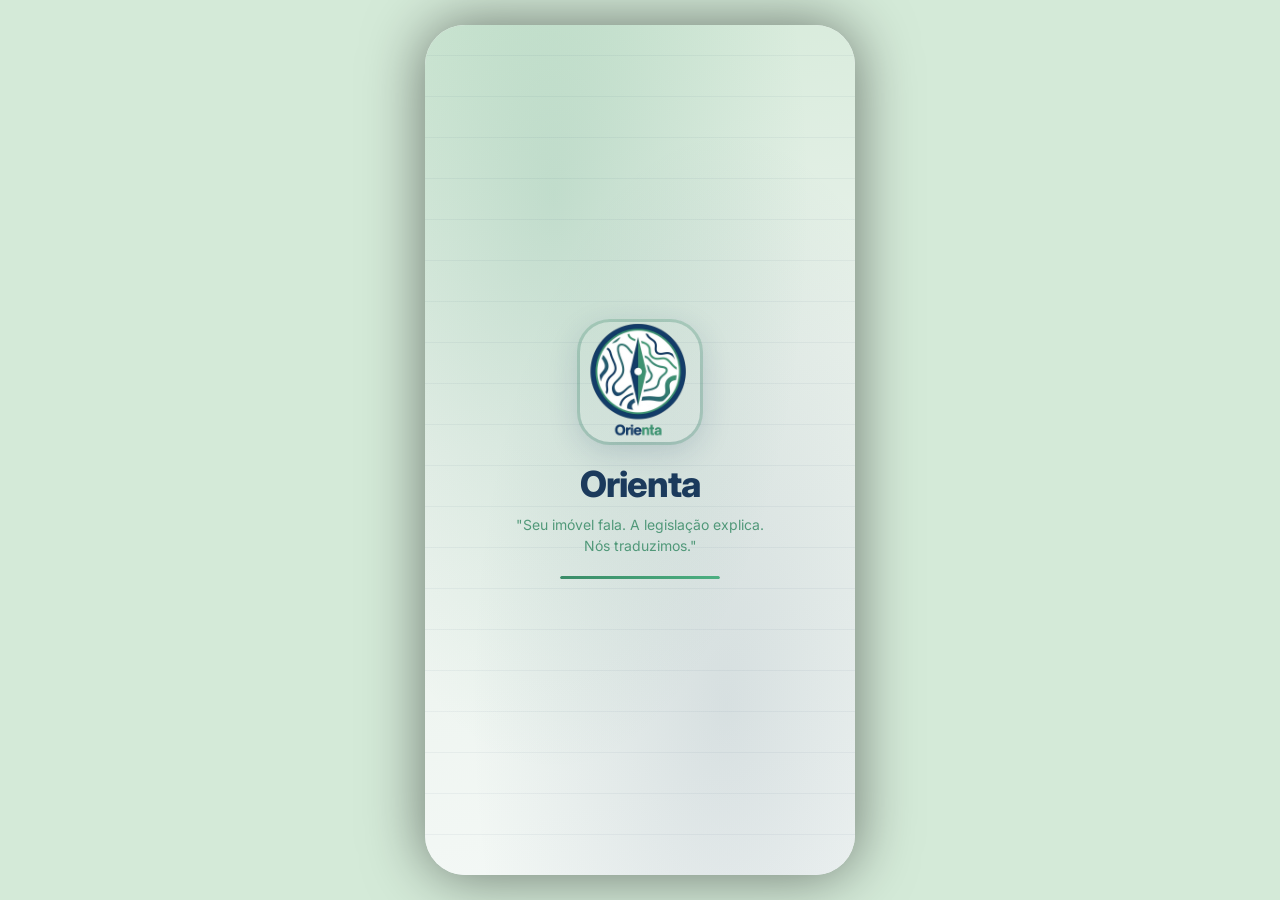
<file: index.html>
<!doctype html>
<html lang="pt-BR">
  <head>
    <meta charset="UTF-8" />
    <meta
      name="viewport"
      content="width=device-width, initial-scale=1.0, maximum-scale=1.0, user-scalable=no"
    />
    <title>Orienta — Sua rota para o sucesso</title>
    <link rel="stylesheet" href="style.css" />
    <link rel="preconnect" href="https://fonts.googleapis.com" />
    <link
      href="https://fonts.googleapis.com/css2?family=Inter:wght@300;400;500;600;700;800&display=swap"
      rel="stylesheet"
    />
  </head>
  <body>
    <!-- APP SHELL -->
    <div id="app">
      <!-- ===================== SPLASH SCREEN ===================== -->
      <div id="screen-splash" class="screen active">
        <div class="splash-bg"></div>
        <div class="splash-content">
          <div class="splash-logo-wrap">
            <img
              src="1edd1622-9dfc-42bb-8c48-7f87577ea4c3-Photoroom.png"
              alt="Orienta Logo"
              class="splash-logo"
            />
          </div>
          <div class="splash-text">
            <h1 class="splash-name">Orienta</h1>
            <p class="splash-tagline">
              "Seu imóvel fala. A legislação explica.<br />Nós traduzimos."
            </p>
          </div>
          <div class="splash-loader">
            <div class="loader-bar"><div class="loader-fill"></div></div>
          </div>
        </div>
      </div>

      <!-- SCREEN: LOGIN -->
      <div class="screen" id="screen-login">
        <div class="login-bg-pattern"></div>
        <div class="login-container">
          <div class="login-logo-wrap">
            <div class="logo-svg-wrap">
              <img
                src="1edd1622-9dfc-42bb-8c48-7f87577ea4c3-Photoroom.png"
                alt="Orienta Logo"
                class="login-logo"
              />
            </div>
            <h1 class="login-brand">Orienta</h1>
            <p class="login-tagline">Sua rota para o sucesso</p>
          </div>

          <div class="login-form">
            <div class="input-group">
              <span class="input-icon">
                <svg
                  width="18"
                  height="18"
                  viewBox="0 0 24 24"
                  fill="none"
                  stroke="currentColor"
                  stroke-width="1.8"
                >
                  <circle cx="12" cy="8" r="4" />
                  <path d="M4 20c0-4 3.6-7 8-7s8 3 8 7" />
                </svg>
              </span>
              <input
                type="text"
                placeholder="E-mail ou Nome de Usuário"
                class="input-field"
                id="login-user"
              />
            </div>
            <div class="input-group">
              <span class="input-icon">
                <svg
                  width="18"
                  height="18"
                  viewBox="0 0 24 24"
                  fill="none"
                  stroke="currentColor"
                  stroke-width="1.8"
                >
                  <rect x="3" y="11" width="18" height="11" rx="2" />
                  <path d="M7 11V7a5 5 0 0 1 10 0v4" />
                </svg>
              </span>
              <input
                type="password"
                placeholder="Senha"
                class="input-field"
                id="login-pass"
              />
              <span class="input-icon-right" id="toggle-pass">
                <svg
                  width="18"
                  height="18"
                  viewBox="0 0 24 24"
                  fill="none"
                  stroke="currentColor"
                  stroke-width="1.8"
                >
                  <path
                    d="M17.94 17.94A10.07 10.07 0 0 1 12 20c-7 0-11-8-11-8a18.45 18.45 0 0 1 5.06-5.94"
                  />
                  <path
                    d="M9.9 4.24A9.12 9.12 0 0 1 12 4c7 0 11 8 11 8a18.5 18.5 0 0 1-2.16 3.19"
                  />
                  <line x1="1" y1="1" x2="23" y2="23" />
                </svg>
              </span>
            </div>
            <div class="forgot-wrap">
              <a href="#" class="forgot-link">Esqueci a senha?</a>
            </div>
            <button class="btn-primary" onclick="doLogin()">ENTRAR</button>
            <div class="social-divider"><span>Ou entrar com:</span></div>
            <div class="social-btns">
              <button class="btn-social">
                <svg width="18" height="18" viewBox="0 0 24 24">
                  <path
                    d="M22.56 12.25c0-.78-.07-1.53-.2-2.25H12v4.26h5.92c-.26 1.37-1.04 2.53-2.21 3.31v2.77h3.57c2.08-1.92 3.28-4.74 3.28-8.09z"
                    fill="#4285F4"
                  />
                  <path
                    d="M12 23c2.97 0 5.46-.98 7.28-2.66l-3.57-2.77c-.98.66-2.23 1.06-3.71 1.06-2.86 0-5.29-1.93-6.16-4.53H2.18v2.84C3.99 20.53 7.7 23 12 23z"
                    fill="#34A853"
                  />
                  <path
                    d="M5.84 14.09c-.22-.66-.35-1.36-.35-2.09s.13-1.43.35-2.09V7.07H2.18C1.43 8.55 1 10.22 1 12s.43 3.45 1.18 4.93l2.85-2.22.81-.62z"
                    fill="#FBBC05"
                  />
                  <path
                    d="M12 5.38c1.62 0 3.06.56 4.21 1.64l3.15-3.15C17.45 2.09 14.97 1 12 1 7.7 1 3.99 3.47 2.18 7.07l3.66 2.84c.87-2.6 3.3-4.53 6.16-4.53z"
                    fill="#EA4335"
                  />
                </svg>
                Google
              </button>
              <button class="btn-social">
                <svg
                  width="18"
                  height="18"
                  viewBox="0 0 24 24"
                  fill="currentColor"
                >
                  <path
                    d="M18.71 19.5c-.83 1.24-1.71 2.45-3.05 2.47-1.34.03-1.77-.79-3.29-.79-1.53 0-2 .77-3.27.82-1.31.05-2.3-1.32-3.14-2.53C4.25 17 2.94 12.45 4.7 9.39c.87-1.52 2.43-2.48 4.12-2.51 1.28-.02 2.5.87 3.29.87.78 0 2.26-1.07 3.8-.91.65.03 2.47.26 3.64 1.98l-.09.06c-.22.15-2.19 1.28-2.17 3.83.03 3.02 2.65 4.03 2.68 4.04-.03.07-.42 1.44-1.38 2.85M13 3.5c.73-.83 1.94-1.46 2.94-1.5.13 1.17-.34 2.35-1.04 3.19-.69.85-1.83 1.51-2.95 1.42-.15-1.15.41-2.35 1.05-3.11z"
                  />
                </svg>
                Apple
              </button>
            </div>
            <p class="register-link">
              Ainda não tem conta?
              <a href="#" onclick="showScreen('screen-register')"
                >Cadastre-se agora!</a
              >
            </p>
          </div>
          <p class="login-footer">Orienta © 2024</p>
        </div>
      </div>

      <!-- SCREEN: REGISTER -->
      <div class="screen" id="screen-register">
        <div class="topbar topbar-simple">
          <button class="btn-back" onclick="showScreen('screen-login')">
            <svg
              width="22"
              height="22"
              viewBox="0 0 24 24"
              fill="none"
              stroke="currentColor"
              stroke-width="2.2"
            >
              <path d="M19 12H5M12 5l-7 7 7 7" />
            </svg>
          </button>
          <span>Criar conta</span>
        </div>
        <div class="content-scroll pad-top-topbar">
          <div class="register-logo-sm">
            <img
              src="1edd1622-9dfc-42bb-8c48-7f87577ea4c3-Photoroom.png"
              alt="Orienta Logo"
              class="register-logo"
            />
          </div>
          <h2 class="section-title-lg">Bem-vindo ao Orienta</h2>
          <p class="section-subtitle">Preencha seus dados para começar</p>
          <div class="form-stack">
            <div class="input-group">
              <input
                type="text"
                placeholder="Nome completo"
                class="input-field"
              />
            </div>
            <div class="input-group">
              <input type="text" placeholder="CPF" class="input-field" />
            </div>
            <div class="input-group">
              <input
                type="text"
                placeholder="Número do CAR (opcional)"
                class="input-field"
              />
            </div>
            <div class="input-group">
              <input type="email" placeholder="E-mail" class="input-field" />
            </div>
            <div class="input-group">
              <input type="password" placeholder="Senha" class="input-field" />
            </div>
            <div class="input-group">
              <input
                type="password"
                placeholder="Confirmar senha"
                class="input-field"
              />
            </div>
            <button class="btn-primary" onclick="doLogin()">
              CRIAR MINHA CONTA
            </button>
            <button class="btn-social-alt" onclick="showScreen('screen-login')">
              Já tenho uma conta
            </button>
          </div>
        </div>
      </div>

      <!-- SCREEN: HOME -->
      <div class="screen" id="screen-home">
        <div class="topbar">
          <div class="topbar-left">
            <img
              src="1edd1622-9dfc-42bb-8c48-7f87577ea4c3-Photoroom.png"
              alt="Orienta Logo"
              class="topbar-logo"
            />
          </div>
          <div class="topbar-right">
            <button
              id="btn-contrast"
              class="btn-icon btn-contrast-icon"
              type="button"
              onclick="toggleContrastFromHeader()"
              aria-label="Ativar ou desativar alto contraste"
              aria-pressed="false"
              title="Alto contraste"
            >
              <svg
                width="22"
                height="22"
                viewBox="0 0 24 24"
                fill="none"
                stroke="currentColor"
                stroke-width="2"
                stroke-linecap="round"
                stroke-linejoin="round"
                aria-hidden="true"
              >
                <circle cx="12" cy="12" r="9" />
                <path d="M12 3v18" />
                <path d="M12 3a9 9 0 0 0 0 18z" fill="currentColor" />
              </svg>
            </button>
            <button
              id="btn-accessibility"
              class="btn-icon"
              onclick="showScreen('screen-accessibility')"
              title="Acessibilidade"
            >
              <svg
                width="22"
                height="22"
                viewBox="0 0 24 24"
                fill="none"
                stroke="currentColor"
                stroke-width="2"
              >
                <circle cx="12" cy="5" r="2" />
                <path d="M12 22V10M8 8l-3 4h14l-3-4M9 22l1-6M15 22l-1-6" />
              </svg>
              <span class="btn-accessibility-dot" aria-hidden="true"></span>
            </button>
            <button
              class="btn-icon"
              onclick="showScreen('screen-notifications')"
            >
              <svg
                width="22"
                height="22"
                viewBox="0 0 24 24"
                fill="none"
                stroke="currentColor"
                stroke-width="2"
              >
                <path d="M18 8A6 6 0 0 0 6 8c0 7-3 9-3 9h18s-3-2-3-9" />
                <path d="M13.73 21a2 2 0 0 1-3.46 0" />
              </svg>
              <span class="notif-dot"></span>
            </button>
            <button
              onclick="showScreen('screen-profile')"
              style="
                background: none;
                border: none;
                cursor: pointer;
                padding: 0;
              "
              title="Acessar perfil"
            >
              <div class="avatar-sm">SR</div>
            </button>
          </div>
        </div>

        <div class="content-scroll pad-top-topbar">
          <!-- Hero acolhedor com data + saudação + ícone da propriedade -->
          <div class="home-hero">
            <div class="home-hero-top">
              <div>
                <p class="home-hero-date" id="home-hero-date">
                  Sábado, 27 de junho
                </p>
                <p class="greeting-time" id="greeting-text">Bom dia,</p>
                <h2 class="greeting-name">Seu Raimundo 👋</h2>
              </div>
              <div class="home-hero-avatar" aria-hidden="true">🌿</div>
            </div>
            <div class="orie-welcome">
              <div class="orie-bubble" role="note">
                <p>Oi Seu Raimundo! Sou o <strong>Orie</strong> 🌱</p>
                <p>Tô aqui pra te ajudar a entender tudo da sua terra. Bora?</p>
                <div class="orie-bubble-tail" aria-hidden="true">
                  <svg viewBox="0 0 22 16" xmlns="http://www.w3.org/2000/svg">
                    <path d="M0 0 L22 0 L10 16 Z" fill="currentColor" />
                  </svg>
                </div>
              </div>
              <div class="orie-svg-wrap" aria-hidden="true">
                <div class="orie-svg"></div>
              </div>
            </div>
            <p class="greeting-sub">
              Vamos conferir como está sua propriedade hoje?
            </p>
          </div>

          <!-- Property Card (com atalho para o resumo dentro) -->
          <h3 class="section-label">Minha propriedade</h3>
          <div class="property-card">
            <div class="prop-card-header" onclick="showScreen('screen-imovel')" role="button" tabindex="0" aria-label="Ver detalhes da propriedade">
              <div class="prop-card-icon" aria-hidden="true">🏡</div>
              <div class="prop-card-info">
                <p class="prop-label">Fazenda São João</p>
                <p class="prop-location">📍 Sertão do Pajeú, PE</p>
              </div>
              <div class="prop-status-badge ok">✓ Regular</div>
            </div>
            <div class="prop-card-stats" onclick="showScreen('screen-imovel')" role="button" tabindex="0" aria-label="Ver detalhes da propriedade">
              <div class="prop-stat">
                <span class="prop-stat-val">245</span>
                <span class="prop-stat-lbl">ha total</span>
              </div>
              <span class="prop-stat-div" aria-hidden="true"></span>
              <div class="prop-stat">
                <span class="prop-stat-val">48</span>
                <span class="prop-stat-lbl">ha Reserva</span>
              </div>
              <span class="prop-stat-div" aria-hidden="true"></span>
              <div class="prop-stat">
                <span class="prop-stat-val">4</span>
                <span class="prop-stat-lbl">áreas</span>
              </div>
            </div>
            <button
              class="prop-card-summary-btn"
              onclick="showScreen('screen-diagnostico')"
              aria-label="Ver resumo rápido da propriedade no diagnóstico"
            >
              <span class="prop-card-summary-icon" aria-hidden="true">📊</span>
              <span class="prop-card-summary-text">
                <span class="prop-card-summary-title">
                  Deseja ver um resumo rápido da sua propriedade?
                </span>
                <span class="prop-card-summary-sub">Toque para abrir o diagnóstico</span>
              </span>
              <span class="prop-card-summary-arrow" aria-hidden="true">→</span>
            </button>
          </div>

          <!-- Dica do dia -->
          <div
            class="dica-dia"
            id="dica-dia"
            role="region"
            aria-label="Dica do dia"
          >
            <div class="dica-dia-head">
              <span class="dica-dia-title">💡 Dica do dia</span>
              <button
                class="dica-dia-next"
                onclick="nextDica()"
                aria-label="Próxima dica"
              >
                Próxima →
              </button>
            </div>
            <div class="dica-dia-body">
              <div class="dica-dia-icon" id="dica-icon" aria-hidden="true">💡</div>
              <p class="dica-dia-text" id="dica-text">
                Você sabia? Recuperar a APP do Córrego São João pode render
                crédito rural pra você.
              </p>
            </div>
            <button
              class="dica-dia-listen"
              onclick="listenDica()"
              aria-label="Ouvir dica do dia"
            >
              <span aria-hidden="true">🔊</span> Ouvir dica
            </button>
          </div>

          <!-- Quick Actions -->
          <h3 class="section-label">O que você quer fazer?</h3>
          <div class="quick-actions">
            <button class="qa-btn" onclick="showScreen('screen-ia')">
              <div
                class="qa-icon"
                style="background: linear-gradient(135deg, #1b3a5c, #3a8c68)"
              >
                <svg
                  width="26"
                  height="26"
                  viewBox="0 0 24 24"
                  fill="none"
                  stroke="white"
                  stroke-width="1.8"
                >
                  <circle cx="12" cy="12" r="10" />
                  <path d="M12 8v4M12 16h.01" />
                </svg>
              </div>
              <span>Conversar com IA</span>
            </button>
            <button class="qa-btn" onclick="showScreen('screen-imovel')">
              <div
                class="qa-icon"
                style="background: linear-gradient(135deg, #2e7d32, #66bb6a)"
              >
                <svg
                  width="26"
                  height="26"
                  viewBox="0 0 24 24"
                  fill="none"
                  stroke="white"
                  stroke-width="1.8"
                >
                  <path d="M3 9l9-7 9 7v11a2 2 0 0 1-2 2H5a2 2 0 0 1-2-2z" />
                  <polyline points="9 22 9 12 15 12 15 22" />
                </svg>
              </div>
              <span>Meu Imóvel</span>
            </button>
            <button class="qa-btn" onclick="showScreen('screen-diagnostico')">
              <div
                class="qa-icon"
                style="background: linear-gradient(135deg, #e65100, #ff8f00)"
              >
                <svg
                  width="26"
                  height="26"
                  viewBox="0 0 24 24"
                  fill="none"
                  stroke="white"
                  stroke-width="1.8"
                >
                  <polyline points="22 12 18 12 15 21 9 3 6 12 2 12" />
                </svg>
              </div>
              <span>Diagnóstico</span>
            </button>
            <button class="qa-btn" onclick="showScreen('screen-comunidade')">
              <div
                class="qa-icon"
                style="background: linear-gradient(135deg, #6a1b9a, #ab47bc)"
              >
                <svg
                  width="26"
                  height="26"
                  viewBox="0 0 24 24"
                  fill="none"
                  stroke="white"
                  stroke-width="1.8"
                >
                  <path d="M17 21v-2a4 4 0 0 0-4-4H5a4 4 0 0 0-4 4v2" />
                  <circle cx="9" cy="7" r="4" />
                  <path d="M23 21v-2a4 4 0 0 0-3-3.87" />
                  <path d="M16 3.13a4 4 0 0 1 0 7.75" />
                </svg>
              </div>
              <span>Comunidade</span>
            </button>
          </div>

          <div style="height: 100px"></div>
        </div>

        <nav class="bottom-nav">
          <button
            class="nav-item active"
            onclick="switchTab(this, 'screen-home')"
          >
            <svg
              width="22"
              height="22"
              viewBox="0 0 24 24"
              fill="none"
              stroke="currentColor"
              stroke-width="2"
            >
              <path d="M3 9l9-7 9 7v11a2 2 0 0 1-2 2H5a2 2 0 0 1-2-2z" />
            </svg>
            <span>Início</span>
          </button>
          <button class="nav-item" onclick="switchTab(this, 'screen-ia')">
            <svg
              width="22"
              height="22"
              viewBox="0 0 24 24"
              fill="none"
              stroke="currentColor"
              stroke-width="2"
            >
              <circle cx="12" cy="12" r="10" />
              <path d="M12 8v4M12 16h.01" />
            </svg>
            <span>IA</span>
          </button>
          <button class="nav-item" onclick="switchTab(this, 'screen-mapa')">
            <svg
              width="22"
              height="22"
              viewBox="0 0 24 24"
              fill="none"
              stroke="currentColor"
              stroke-width="2"
            >
              <polygon points="1 6 1 22 8 18 16 22 23 18 23 2 16 6 8 2 1 6" />
              <line x1="8" y1="2" x2="8" y2="18" />
              <line x1="16" y1="6" x2="16" y2="22" />
            </svg>
            <span>Mapa</span>
          </button>
          <button
            class="nav-item"
            onclick="switchTab(this, 'screen-comunidade')"
          >
            <svg
              width="22"
              height="22"
              viewBox="0 0 24 24"
              fill="none"
              stroke="currentColor"
              stroke-width="2"
            >
              <path d="M17 21v-2a4 4 0 0 0-4-4H5a4 4 0 0 0-4 4v2" />
              <circle cx="9" cy="7" r="4" />
              <path d="M23 21v-2a4 4 0 0 0-3-3.87" />
              <path d="M16 3.13a4 4 0 0 1 0 7.75" />
            </svg>
            <span>Comunidade</span>
          </button>
          <button class="nav-item" onclick="switchTab(this, 'screen-suporte')">
            <svg
              width="22"
              height="22"
              viewBox="0 0 24 24"
              fill="none"
              stroke="currentColor"
              stroke-width="2"
            >
              <path
                d="M21 15a2 2 0 0 1-2 2H7l-4 4V5a2 2 0 0 1 2-2h14a2 2 0 0 1 2 2z"
              />
            </svg>
            <span>Suporte</span>
          </button>
        </nav>

        <!-- WhatsApp Button -->
        <a
          href="https://wa.me/"
          target="_blank"
          class="whatsapp-fab"
          title="WhatsApp"
        >
          <svg width="24" height="24" viewBox="0 0 24 24" fill="white">
            <path
              d="M17.472 14.382c-.297-.149-1.758-.867-2.03-.967-.273-.099-.471-.148-.67.15-.197.297-.767.966-.94 1.164-.173.199-.347.223-.644.075-.297-.15-1.255-.463-2.39-1.475-.883-.788-1.48-1.761-1.653-2.059-.173-.297-.018-.458.13-.606.134-.133.298-.347.446-.52.149-.174.198-.298.298-.497.099-.198.05-.371-.025-.52-.075-.149-.669-1.612-.916-2.207-.242-.579-.487-.5-.669-.51-.173-.008-.371-.01-.57-.01-.198 0-.52.074-.792.372-.272.297-1.04 1.016-1.04 2.479 0 1.462 1.065 2.875 1.213 3.074.149.198 2.096 3.2 5.077 4.487.709.306 1.262.489 1.694.625.712.227 1.36.195 1.871.118.571-.085 1.758-.719 2.006-1.413.248-.694.248-1.289.173-1.413-.074-.124-.272-.198-.57-.347m-5.421 7.403h-.004a9.87 9.87 0 0 1-5.031-1.378l-.361-.214-3.741.982.998-3.648-.235-.374a9.86 9.86 0 0 1-1.51-5.26c.001-5.45 4.436-9.884 9.888-9.884 2.64 0 5.122 1.03 6.988 2.898a9.825 9.825 0 0 1 2.893 6.994c-.003 5.45-4.437 9.884-9.885 9.884m8.413-18.297A11.815 11.815 0 0 0 12.05 0C5.495 0 .16 5.335.157 11.892c0 2.096.547 4.142 1.588 5.945L.057 24l6.305-1.654a11.882 11.882 0 0 0 5.683 1.448h.005c6.554 0 11.89-5.335 11.893-11.893a11.821 11.821 0 0 0-3.48-8.413z"
            />
          </svg>
        </a>
      </div>

      <!-- SCREEN: IA CHAT -->
      <div class="screen" id="screen-ia">
        <div class="topbar">
          <button class="btn-back" onclick="goBack()">
            <svg
              width="22"
              height="22"
              viewBox="0 0 24 24"
              fill="none"
              stroke="currentColor"
              stroke-width="2.2"
            >
              <path d="M19 12H5M12 5l-7 7 7 7" />
            </svg>
          </button>
          <div class="topbar-center">
            <div class="orie-avatar-top" aria-hidden="true">
              <div class="orie-svg orie-svg--sm"></div>
            </div>
            <div>
              <p class="ia-name-top">Orie</p>
              <p class="ia-status-top">Assistente da Orienta · Online</p>
            </div>
          </div>
        </div>

        <div class="chat-area" id="chat-area">
          <!-- Suggested questions -->
          <div class="chat-suggestions" id="chat-suggestions">
            <p class="suggestions-label">Perguntas frequentes</p>
            <div class="suggestion-chips">
              <button
                class="chip"
                onclick="sendSuggestion(this, 'Posso plantar nesta área?')"
              >
                Posso plantar nesta área?
              </button>
              <button
                class="chip"
                onclick="
                  sendSuggestion(this, 'Minha reserva legal está correta?')
                "
              >
                Minha reserva legal está correta?
              </button>
              <button
                class="chip"
                onclick="
                  sendSuggestion(this, 'Existe alguma pendência ambiental?')
                "
              >
                Existe alguma pendência?
              </button>
              <button
                class="chip"
                onclick="
                  sendSuggestion(this, 'E se eu ampliar a área de cultivo?')
                "
              >
                E se eu ampliar o cultivo?
              </button>
              <button
                class="chip"
                onclick="
                  sendSuggestion(
                    this,
                    'O que preciso fazer para regularizar minha situação?',
                  )
                "
              >
                Como regularizar minha situação?
              </button>
            </div>
          </div>

          <!-- Initial AI message -->
          <div class="chat-msg ai" id="initial-msg">
            <div class="msg-avatar">🌿</div>
            <div class="msg-bubble">
              <p>Olá, Seu Raimundo! Bom dia! 👋</p>
              <p>
                Sou o seu assistente do Orienta. Já analisei as informações da
                sua propriedade, a Fazenda São João, e estou aqui pra te ajudar
                a entender tudo de forma simples.
              </p>
              <p>
                Pode me perguntar o que quiser — sem termos difíceis, sem
                juridiquês. Bora conferir sua situação juntos?
              </p>
              <div class="msg-actions">
                <button
                  class="btn-listen"
                  onclick="
                    speakText(
                      this,
                      'Olá, Seu Raimundo! Bom dia! Sou o seu assistente do Orienta. Já analisei as informações da sua propriedade e estou aqui pra te ajudar. Pode me perguntar o que quiser.',
                    )
                  "
                >
                  <svg
                    width="14"
                    height="14"
                    viewBox="0 0 24 24"
                    fill="none"
                    stroke="currentColor"
                    stroke-width="2"
                  >
                    <polygon points="11 5 6 9 2 9 2 15 6 15 11 19 11 5" />
                    <path d="M19.07 4.93a10 10 0 0 1 0 14.14" />
                    <path d="M15.54 8.46a5 5 0 0 1 0 7.07" />
                  </svg>
                  Ouvir resposta
                </button>
              </div>
            </div>
          </div>
        </div>

        <div class="chat-input-area">
          <button
            class="btn-attach"
            onclick="simulateImageUpload()"
            title="Enviar foto"
          >
            <svg
              width="20"
              height="20"
              viewBox="0 0 24 24"
              fill="none"
              stroke="currentColor"
              stroke-width="2"
            >
              <rect x="3" y="3" width="18" height="18" rx="2" />
              <circle cx="8.5" cy="8.5" r="1.5" />
              <polyline points="21 15 16 10 5 21" />
            </svg>
          </button>
          <button
            class="btn-attach"
            id="btn-voice"
            onclick="startVoiceInput()"
            title="Falar no chat"
            style="color: #3a8c68"
          >
            <svg
              width="20"
              height="20"
              viewBox="0 0 24 24"
              fill="none"
              stroke="currentColor"
              stroke-width="2"
            >
              <path d="M12 1a3 3 0 0 0-3 3v8a3 3 0 0 0 6 0V4a3 3 0 0 0-3-3z" />
              <path d="M19 10v2a7 7 0 0 1-14 0v-2" />
              <line x1="12" y1="19" x2="12" y2="23" />
              <line x1="8" y1="23" x2="16" y2="23" />
            </svg>
          </button>
          <input
            type="text"
            class="chat-input"
            id="chat-input"
            placeholder="Pergunte alguma coisa..."
            onkeydown="if (event.key === 'Enter') sendMessage();"
          />
          <button class="btn-send" onclick="sendMessage()">
            <svg
              width="18"
              height="18"
              viewBox="0 0 24 24"
              fill="none"
              stroke="white"
              stroke-width="2.5"
            >
              <line x1="22" y1="2" x2="11" y2="13" />
              <polygon points="22 2 15 22 11 13 2 9 22 2" />
            </svg>
          </button>
        </div>
      </div>

      <!-- SCREEN: MEU IMÓVEL -->
      <div class="screen" id="screen-imovel">
        <div class="topbar">
          <button class="btn-back" onclick="goBack()">
            <svg
              width="22"
              height="22"
              viewBox="0 0 24 24"
              fill="none"
              stroke="currentColor"
              stroke-width="2.2"
            >
              <path d="M19 12H5M12 5l-7 7 7 7" />
            </svg>
          </button>
          <span>Meu Imóvel</span>
          <button class="btn-icon" onclick="showScreen('screen-mapa')">
            <svg
              width="20"
              height="20"
              viewBox="0 0 24 24"
              fill="none"
              stroke="currentColor"
              stroke-width="2"
            >
              <polygon points="1 6 1 22 8 18 16 22 23 18 23 2 16 6 8 2 1 6" />
            </svg>
          </button>
        </div>
        <div class="content-scroll pad-top-topbar">
          <div class="imovel-hero">
            <div class="imovel-map-preview" onclick="showScreen('screen-mapa')">
              <div class="map-svg-container">
                <!-- Improved property map SVG with better colors -->
                <svg
                  viewBox="0 0 300 200"
                  xmlns="http://www.w3.org/2000/svg"
                  style="width: 100%; height: 100%"
                >
                  <defs>
                    <linearGradient
                      id="terrainSmall"
                      x1="0%"
                      y1="0%"
                      x2="100%"
                      y2="100%"
                    >
                      <stop
                        offset="0%"
                        style="stop-color: #9dc06a; stop-opacity: 1"
                      />
                      <stop
                        offset="100%"
                        style="stop-color: #7aad5a; stop-opacity: 1"
                      />
                    </linearGradient>
                    <linearGradient
                      id="cultSmall"
                      x1="0%"
                      y1="0%"
                      x2="100%"
                      y2="100%"
                    >
                      <stop
                        offset="0%"
                        style="stop-color: #e8f5c0; stop-opacity: 1"
                      />
                      <stop
                        offset="100%"
                        style="stop-color: #d4eda0; stop-opacity: 1"
                      />
                    </linearGradient>
                    <linearGradient
                      id="reserveSmall"
                      x1="0%"
                      y1="0%"
                      x2="100%"
                      y2="100%"
                    >
                      <stop
                        offset="0%"
                        style="stop-color: #4caf50; stop-opacity: 1"
                      />
                      <stop
                        offset="100%"
                        style="stop-color: #2e7d32; stop-opacity: 1"
                      />
                    </linearGradient>
                  </defs>
                  <rect width="300" height="200" fill="url(#terrainSmall)" />
                  <polygon
                    points="40,30 260,25 270,170 30,175"
                    fill="none"
                    stroke="#1B5E20"
                    stroke-width="2.5"
                    stroke-dasharray="8,4"
                  />
                  <polygon
                    points="42,32 258,27 265,165 32,170"
                    fill="url(#cultSmall)"
                    stroke="#8BC34A"
                    stroke-width="1"
                  />
                  <path
                    d="M0,140 Q40,130 80,145 Q120,158 160,148 Q200,138 240,150 Q270,158 300,145"
                    stroke="#1565C0"
                    stroke-width="4"
                    fill="none"
                    opacity="0.9"
                  />
                  <path
                    d="M0,115 Q40,105 80,120 Q120,133 160,123 Q200,113 240,125 Q270,133 300,120 L300,145 Q270,158 240,150 Q200,138 160,148 Q120,158 80,145 Q40,130 0,140Z"
                    fill="#42A5F5"
                    opacity="0.35"
                    stroke="#1565C0"
                    stroke-width="1"
                  />
                  <ellipse
                    cx="200"
                    cy="80"
                    rx="55"
                    ry="45"
                    fill="url(#reserveSmall)"
                    stroke="#1B5E20"
                    stroke-width="2"
                    stroke-dasharray="6,3"
                  />
                  <circle cx="180" cy="70" r="4" fill="#1B5E20" opacity="0.4" />
                  <circle
                    cx="210"
                    cy="85"
                    r="3"
                    fill="#1B5E20"
                    opacity="0.35"
                  />
                  <circle
                    cx="220"
                    cy="75"
                    r="3.5"
                    fill="#1B5E20"
                    opacity="0.4"
                  />
                  <rect
                    x="175"
                    y="70"
                    width="50"
                    height="20"
                    rx="3"
                    fill="rgba(255,255,255,0.85)"
                  />
                  <text
                    x="200"
                    y="82"
                    font-size="9"
                    fill="#1B5E20"
                    font-family="Inter,sans-serif"
                    text-anchor="middle"
                    font-weight="600"
                  >
                    Reserva
                  </text>
                  <text
                    x="200"
                    y="92"
                    font-size="8"
                    fill="#2E7D32"
                    font-family="Inter,sans-serif"
                    text-anchor="middle"
                  >
                    Legal
                  </text>
                  <rect
                    x="55"
                    y="148"
                    width="50"
                    height="16"
                    rx="2"
                    fill="rgba(21,101,192,0.15)"
                  />
                  <text
                    x="80"
                    y="158"
                    font-size="7"
                    fill="#0D47A1"
                    font-family="Inter,sans-serif"
                    text-anchor="middle"
                    font-weight="600"
                  >
                    APP
                  </text>
                  <rect
                    x="80"
                    y="45"
                    width="60"
                    height="18"
                    rx="2"
                    fill="rgba(255,255,255,0.8)"
                  />
                  <text
                    x="110"
                    y="56"
                    font-size="9"
                    fill="#558B2F"
                    font-family="Inter,sans-serif"
                    text-anchor="middle"
                    font-weight="600"
                  >
                    Cultivo
                  </text>
                  <circle
                    cx="268"
                    cy="32"
                    r="14"
                    fill="white"
                    opacity="0.9"
                    stroke="#BDBDBD"
                    stroke-width="1"
                  />
                  <polygon
                    points="268,20 266,28 268,25 270,28"
                    fill="#C62828"
                  />
                  <text
                    x="268"
                    y="29"
                    font-size="9"
                    fill="#C62828"
                    text-anchor="middle"
                    font-family="Inter,sans-serif"
                    font-weight="700"
                  >
                    N
                  </text>
                </svg>
              </div>
              <div class="map-tap-hint">Toque para ver o mapa completo →</div>
            </div>
          </div>

          <div class="imovel-info-card">
            <h3 class="imovel-nome">Fazenda São João</h3>
            <p class="imovel-car">CAR: BA-2910800-3B5A2C1D</p>
            <div class="imovel-stats">
              <div class="imovel-stat">
                <span class="istat-val">245 ha</span
                ><span class="istat-lbl">Área total</span>
              </div>
              <div class="istat-div"></div>
              <div class="imovel-stat">
                <span class="istat-val">48 ha</span
                ><span class="istat-lbl">Reserva Legal</span>
              </div>
              <div class="istat-div"></div>
              <div class="imovel-stat">
                <span class="istat-val">12 ha</span
                ><span class="istat-lbl">APP</span>
              </div>
            </div>
          </div>

          <h3
            class="section-label"
            style="color: var(--text); font-weight: 700"
          >
            Situação das áreas
          </h3>
          <div class="area-items">
            <div
              class="area-item"
              onclick="showAreaDetail('app')"
              style="border-left: 4px solid #ef4444; background: #2b0b0b"
            >
              <div class="area-item-icon" style="background: #e3f2fd">💧</div>
              <div class="area-item-body">
                <p class="area-item-title">
                  Área de Preservação Permanente (APP)
                </p>
                <p class="area-item-sub warn-text">
                  ⚠ Requer atenção — próxima ao córrego
                </p>
                <span class="risk-badge high">🔴 Alto risco</span>
              </div>
              <svg
                width="16"
                height="16"
                viewBox="0 0 24 24"
                fill="none"
                stroke="#999"
                stroke-width="2"
              >
                <path d="M9 18l6-6-6-6" />
              </svg>
            </div>
            <div
              class="area-item"
              onclick="showAreaDetail('rl')"
              style="border-left: 4px solid #3fb950; background: #0d2119"
            >
              <div class="area-item-icon" style="background: #e8f5e9">🌿</div>
              <div class="area-item-body">
                <p class="area-item-title">Reserva Legal</p>
                <p class="area-item-sub ok-text">✓ Compatível com legislação</p>
                <span class="risk-badge low">🟢 Baixo risco</span>
              </div>
              <svg
                width="16"
                height="16"
                viewBox="0 0 24 24"
                fill="none"
                stroke="#999"
                stroke-width="2"
              >
                <path d="M9 18l6-6-6-6" />
              </svg>
            </div>
            <div
              class="area-item"
              onclick="showAreaDetail('veg')"
              style="border-left: 4px solid #3fb950; background: #0d2119"
            >
              <div class="area-item-icon" style="background: #f1f8e9">🌲</div>
              <div class="area-item-body">
                <p class="area-item-title">Vegetação Nativa</p>
                <p class="area-item-sub ok-text">✓ 62 ha identificados</p>
                <span class="risk-badge low">🟢 Baixo risco</span>
              </div>
              <svg
                width="16"
                height="16"
                viewBox="0 0 24 24"
                fill="none"
                stroke="#999"
                stroke-width="2"
              >
                <path d="M9 18l6-6-6-6" />
              </svg>
            </div>
            <div
              class="area-item"
              onclick="showAreaDetail('cad')"
              style="border-left: 4px solid #3fb950; background: #0d2119"
            >
              <div class="area-item-icon" style="background: #fff8e1">📋</div>
              <div class="area-item-body">
                <p class="area-item-title">Situação Cadastral</p>
                <p class="area-item-sub ok-text">✓ CAR identificado e ativo</p>
                <span class="risk-badge low">🟢 Baixo risco</span>
              </div>
              <svg
                width="16"
                height="16"
                viewBox="0 0 24 24"
                fill="none"
                stroke="#999"
                stroke-width="2"
              >
                <path d="M9 18l6-6-6-6" />
              </svg>
            </div>
          </div>
          <button class="btn-outline-full" onclick="showScreen('screen-ia')">
            💬 Perguntar para a IA sobre meu imóvel
          </button>
          <div style="height: 30px"></div>
        </div>
      </div>

      <!-- SCREEN: MAPA -->
      <div class="screen" id="screen-mapa">
        <div class="topbar">
          <button class="btn-back" onclick="goBack()" aria-label="Voltar">
            <svg
              width="22"
              height="22"
              viewBox="0 0 24 24"
              fill="none"
              stroke="currentColor"
              stroke-width="2.2"
            >
              <path d="M19 12H5M12 5l-7 7 7 7" />
            </svg>
          </button>
          <span>Mapa da Propriedade</span>
          <button
            class="btn-icon"
            onclick="openMapHelp()"
            aria-label="Ajuda do mapa"
            title="Ajuda"
          >
            <svg
              width="20"
              height="20"
              viewBox="0 0 24 24"
              fill="none"
              stroke="currentColor"
              stroke-width="2"
            >
              <circle cx="12" cy="12" r="10" />
              <path d="M9.09 9a3 3 0 0 1 5.83 1c0 2-3 3-3 3" />
              <line x1="12" y1="17" x2="12.01" y2="17" />
            </svg>
          </button>
        </div>
        <div class="mapa-full" id="mapa-full" style="background: #8fbc6a">
          <svg
            viewBox="0 0 360 520"
            xmlns="http://www.w3.org/2000/svg"
            style="width: 100%; height: 100%"
            id="property-map"
          >
            <defs>
              <!-- Terrain texture gradient -->
              <linearGradient
                id="terrainGrad"
                x1="0%"
                y1="0%"
                x2="100%"
                y2="100%"
              >
                <stop
                  offset="0%"
                  style="stop-color: #9dc06a; stop-opacity: 1"
                />
                <stop
                  offset="40%"
                  style="stop-color: #8fbc6a; stop-opacity: 1"
                />
                <stop
                  offset="100%"
                  style="stop-color: #7aad5a; stop-opacity: 1"
                />
              </linearGradient>
              <!-- Cultivation texture -->
              <linearGradient id="cultGrad" x1="0%" y1="0%" x2="100%" y2="100%">
                <stop
                  offset="0%"
                  style="stop-color: #e8f5c0; stop-opacity: 1"
                />
                <stop
                  offset="100%"
                  style="stop-color: #d4eda0; stop-opacity: 1"
                />
              </linearGradient>
              <!-- Reserve gradient -->
              <linearGradient
                id="reserveGrad"
                x1="0%"
                y1="0%"
                x2="100%"
                y2="100%"
              >
                <stop
                  offset="0%"
                  style="stop-color: #4caf50; stop-opacity: 1"
                />
                <stop
                  offset="100%"
                  style="stop-color: #388e3c; stop-opacity: 1"
                />
              </linearGradient>
              <!-- APP gradient -->
              <linearGradient id="appGrad" x1="0%" y1="100%" x2="0%" y2="0%">
                <stop
                  offset="0%"
                  style="stop-color: #1565c0; stop-opacity: 0.3"
                />
                <stop
                  offset="100%"
                  style="stop-color: #42a5f5; stop-opacity: 0.2"
                />
              </linearGradient>
              <!-- Water gradient -->
              <linearGradient id="waterGrad" x1="0%" y1="0%" x2="100%" y2="0%">
                <stop offset="0%" style="stop-color: #1976d2" />
                <stop offset="50%" style="stop-color: #1565c0" />
                <stop offset="100%" style="stop-color: #1976d2" />
              </linearGradient>
              <!-- Shadow filter -->
              <filter id="shadow" x="-5%" y="-5%" width="110%" height="110%">
                <feDropShadow
                  dx="1"
                  dy="2"
                  stdDeviation="2"
                  flood-color="rgba(0,0,0,0.2)"
                />
              </filter>
              <!-- Topographic pattern -->
              <pattern
                id="topoPattern"
                x="0"
                y="0"
                width="40"
                height="40"
                patternUnits="userSpaceOnUse"
              >
                <path
                  d="M0,20 Q10,15 20,20 Q30,25 40,20"
                  stroke="rgba(255,255,255,0.12)"
                  stroke-width="0.8"
                  fill="none"
                />
                <path
                  d="M0,30 Q10,25 20,30 Q30,35 40,30"
                  stroke="rgba(255,255,255,0.08)"
                  stroke-width="0.8"
                  fill="none"
                />
              </pattern>
              <!-- Cultivation row pattern -->
              <pattern
                id="cultPattern"
                x="0"
                y="0"
                width="12"
                height="12"
                patternUnits="userSpaceOnUse"
                patternTransform="rotate(15)"
              >
                <line
                  x1="0"
                  y1="6"
                  x2="12"
                  y2="6"
                  stroke="rgba(139,195,74,0.4)"
                  stroke-width="1.5"
                />
              </pattern>
              <!-- Forest pattern -->
              <pattern
                id="forestPattern"
                x="0"
                y="0"
                width="16"
                height="16"
                patternUnits="userSpaceOnUse"
              >
                <circle cx="4" cy="4" r="3" fill="rgba(27,94,32,0.25)" />
                <circle cx="12" cy="12" r="3" fill="rgba(27,94,32,0.2)" />
                <circle cx="12" cy="4" r="2" fill="rgba(27,94,32,0.15)" />
                <circle cx="4" cy="12" r="2" fill="rgba(27,94,32,0.15)" />
              </pattern>
            </defs>

            <!-- === BASE TERRAIN === -->
            <rect width="360" height="520" fill="url(#terrainGrad)" />
            <!-- Topographic overlay -->
            <rect width="360" height="520" fill="url(#topoPattern)" />

            <!-- === TOPOGRAPHIC CONTOUR LINES (subtle) === -->
            <path
              d="M0,100 Q90,85 180,95 Q270,105 360,90"
              stroke="rgba(255,255,255,0.15)"
              stroke-width="1"
              fill="none"
            />
            <path
              d="M0,160 Q90,145 180,158 Q270,170 360,155"
              stroke="rgba(255,255,255,0.12)"
              stroke-width="1"
              fill="none"
            />
            <path
              d="M0,220 Q90,208 180,218 Q270,228 360,215"
              stroke="rgba(255,255,255,0.12)"
              stroke-width="1"
              fill="none"
            />
            <path
              d="M0,280 Q90,268 180,278 Q270,290 360,275"
              stroke="rgba(255,255,255,0.1)"
              stroke-width="1"
              fill="none"
            />
            <path
              d="M0,340 Q90,328 180,338 Q270,350 360,335"
              stroke="rgba(255,255,255,0.1)"
              stroke-width="1"
              fill="none"
            />

            <!-- === PROPERTY BOUNDARY (main polygon) === -->
            <!-- Outer shadow/border -->
            <polygon
              points="28,58 332,48 342,462 18,467"
              fill="none"
              stroke="rgba(0,0,0,0.25)"
              stroke-width="5"
            />
            <!-- Main boundary -->
            <polygon
              points="30,60 330,50 340,460 20,465"
              fill="none"
              stroke="#1B5E20"
              stroke-width="3"
              stroke-dasharray="12,5"
              id="map-boundary"
              class="map-area"
              data-area="boundary"
              style="cursor: pointer"
              aria-label="Limite da propriedade"
              role="button"
              tabindex="0"
            />
            <!-- Inner boundary glow -->
            <polygon
              points="30,60 330,50 340,460 20,465"
              fill="none"
              stroke="rgba(76,175,80,0.4)"
              stroke-width="1.5"
            />

            <!-- === CULTIVATION AREA === -->
            <polygon
              points="35,65 240,55 245,265 35,275"
              fill="url(#cultGrad)"
              stroke="none"
              id="map-cult"
              class="map-area"
              data-area="cult"
              style="cursor: pointer"
              aria-label="Área de cultivo"
              role="button"
              tabindex="0"
            />
            <!-- Cultivation row texture -->
            <polygon
              points="35,65 240,55 245,265 35,275"
              fill="url(#cultPattern)"
              stroke="none"
            />
            <!-- Cultivation border -->
            <polygon
              points="35,65 240,55 245,265 35,275"
              fill="none"
              stroke="#8BC34A"
              stroke-width="1.5"
              stroke-dasharray="6,4"
            />

            <!-- === LEGAL RESERVE (forest area) === -->
            <!-- Reserve base -->
            <ellipse
              cx="255"
              cy="175"
              rx="78"
              ry="88"
              fill="#2E7D32"
              opacity="0.85"
              id="map-rl"
              class="map-area"
              data-area="rl"
              style="cursor: pointer"
              aria-label="Reserva Legal"
              role="button"
              tabindex="0"
            />
            <!-- Forest texture overlay -->
            <ellipse
              cx="255"
              cy="175"
              rx="78"
              ry="88"
              fill="url(#forestPattern)"
            />
            <!-- Reserve border -->
            <ellipse
              cx="255"
              cy="175"
              rx="78"
              ry="88"
              fill="none"
              stroke="#1B5E20"
              stroke-width="2.5"
              stroke-dasharray="10,5"
            />
            <!-- Inner highlight -->
            <ellipse
              cx="255"
              cy="175"
              rx="78"
              ry="88"
              fill="none"
              stroke="rgba(129,199,132,0.5)"
              stroke-width="1"
            />

            <!-- === APP ZONE (riparian buffer) === -->
            <!-- APP buffer area -->
            <path
              d="M0,310 Q60,292 120,308 Q180,325 240,312 Q300,298 360,314 L360,395 Q300,378 240,392 Q180,408 120,390 Q60,372 0,388Z"
              fill="url(#appGrad)"
              stroke="none"
              id="map-app"
              class="map-area"
              data-area="app"
              style="cursor: pointer"
              aria-label="Área de Preservação Permanente"
              role="button"
              tabindex="0"
            />
            <!-- APP border top -->
            <path
              d="M0,310 Q60,292 120,308 Q180,325 240,312 Q300,298 360,314"
              stroke="#1565C0"
              stroke-width="1.5"
              stroke-dasharray="8,4"
              fill="none"
              opacity="0.7"
            />

            <!-- === WATER STREAM (Córrego São João) === -->
            <!-- River shadow/depth -->
            <path
              d="M0,388 Q60,372 120,390 Q180,408 240,392 Q300,378 360,395"
              stroke="#0D47A1"
              stroke-width="9"
              fill="none"
              opacity="0.3"
              id="map-water"
              class="map-area"
              data-area="water"
              style="cursor: pointer"
              aria-label="Curso d'água (Córrego São João)"
              role="button"
              tabindex="0"
            />
            <!-- River main -->
            <path
              d="M0,388 Q60,372 120,390 Q180,408 240,392 Q300,378 360,395"
              stroke="url(#waterGrad)"
              stroke-width="6"
              fill="none"
              opacity="0.95"
            />
            <!-- River highlight -->
            <path
              d="M0,386 Q60,370 120,388 Q180,406 240,390 Q300,376 360,393"
              stroke="rgba(144,202,249,0.6)"
              stroke-width="2"
              fill="none"
            />

            <!-- === VEGETATION DOTS (forest texture in reserve) === -->
            <circle cx="220" cy="140" r="5" fill="#1B5E20" opacity="0.6" />
            <circle cx="240" cy="155" r="4" fill="#2E7D32" opacity="0.5" />
            <circle cx="260" cy="145" r="6" fill="#1B5E20" opacity="0.55" />
            <circle cx="280" cy="160" r="4" fill="#2E7D32" opacity="0.5" />
            <circle cx="230" cy="175" r="5" fill="#1B5E20" opacity="0.6" />
            <circle cx="255" cy="185" r="7" fill="#1B5E20" opacity="0.5" />
            <circle cx="275" cy="195" r="5" fill="#2E7D32" opacity="0.55" />
            <circle cx="245" cy="205" r="4" fill="#1B5E20" opacity="0.5" />
            <circle cx="265" cy="215" r="6" fill="#2E7D32" opacity="0.5" />
            <circle cx="285" cy="175" r="5" fill="#1B5E20" opacity="0.6" />
            <circle cx="300" cy="190" r="4" fill="#2E7D32" opacity="0.5" />
            <circle cx="220" cy="200" r="5" fill="#1B5E20" opacity="0.55" />
            <circle cx="240" cy="220" r="4" fill="#2E7D32" opacity="0.5" />

            <!-- === LABELS === -->
            <!-- Cultivation label -->
            <rect
              x="48"
              y="148"
              width="130"
              height="38"
              rx="6"
              fill="rgba(255,255,255,0.82)"
            />
            <text
              x="113"
              y="165"
              font-size="12"
              fill="#33691E"
              font-family="Inter,sans-serif"
              font-weight="700"
              text-anchor="middle"
            >
              Área de Cultivo
            </text>
            <text
              x="113"
              y="180"
              font-size="10"
              fill="#558B2F"
              font-family="Inter,sans-serif"
              text-anchor="middle"
            >
              185 ha • Toque para saber mais
            </text>

            <!-- Reserve label -->
            <rect
              x="198"
              y="162"
              width="116"
              height="40"
              rx="6"
              fill="rgba(255,255,255,0.88)"
            />
            <text
              x="256"
              y="178"
              font-size="11"
              fill="#1B5E20"
              font-family="Inter,sans-serif"
              text-anchor="middle"
              font-weight="700"
            >
              Reserva Legal
            </text>
            <text
              x="256"
              y="193"
              font-size="10"
              fill="#2E7D32"
              font-family="Inter,sans-serif"
              text-anchor="middle"
            >
              48 ha ✓ Compatível
            </text>

            <!-- APP label -->
            <rect
              x="88"
              y="318"
              width="184"
              height="38"
              rx="6"
              fill="rgba(21,101,192,0.15)"
              stroke="rgba(21,101,192,0.4)"
              stroke-width="1"
            />
            <text
              x="180"
              y="334"
              font-size="11"
              fill="#0D47A1"
              font-family="Inter,sans-serif"
              text-anchor="middle"
              font-weight="700"
            >
              APP — Córrego São João
            </text>
            <text
              x="180"
              y="349"
              font-size="10"
              fill="#1565C0"
              font-family="Inter,sans-serif"
              text-anchor="middle"
            >
              12 ha ⚠ Requer atenção
            </text>

            <!-- Water label -->
            <rect
              x="60"
              y="396"
              width="140"
              height="22"
              rx="5"
              fill="rgba(13,71,161,0.12)"
            />
            <text
              x="130"
              y="411"
              font-size="10"
              fill="#1565C0"
              font-family="Inter,sans-serif"
              text-anchor="middle"
              font-weight="600"
            >
              ≈ Córrego São João
            </text>

            <!-- Boundary label (top) -->
            <rect
              x="95"
              y="52"
              width="170"
              height="20"
              rx="4"
              fill="rgba(27,94,32,0.12)"
            />
            <text
              x="180"
              y="65"
              font-size="10"
              fill="#1B5E20"
              font-family="Inter,sans-serif"
              text-anchor="middle"
              font-weight="600"
            >
              Fazenda São João — 245 ha
            </text>

            <!-- === COMPASS ROSE === -->
            <circle
              cx="320"
              cy="85"
              r="26"
              fill="rgba(255,255,255,0.92)"
              filter="url(#shadow)"
            />
            <circle
              cx="320"
              cy="85"
              r="24"
              fill="none"
              stroke="#BDBDBD"
              stroke-width="1"
            />
            <!-- N arrow -->
            <polygon points="320,64 316,80 320,77 324,80" fill="#C62828" />
            <polygon points="320,77 316,80 320,106 324,80" fill="#424242" />
            <!-- Cardinal letters -->
            <text
              x="320"
              y="62"
              font-size="9"
              fill="#C62828"
              text-anchor="middle"
              font-family="Inter,sans-serif"
              font-weight="800"
            >
              N
            </text>
            <text
              x="320"
              y="112"
              font-size="8"
              fill="#424242"
              text-anchor="middle"
              font-family="Inter,sans-serif"
              font-weight="600"
            >
              S
            </text>
            <text
              x="298"
              y="89"
              font-size="8"
              fill="#424242"
              text-anchor="middle"
              font-family="Inter,sans-serif"
              font-weight="600"
            >
              O
            </text>
            <text
              x="342"
              y="89"
              font-size="8"
              fill="#424242"
              text-anchor="middle"
              font-family="Inter,sans-serif"
              font-weight="600"
            >
              L
            </text>
            <!-- Center dot -->
            <circle cx="320" cy="85" r="3" fill="#424242" />

            <!-- === SCALE BAR === -->
            <rect
              x="20"
              y="480"
              width="80"
              height="4"
              rx="2"
              fill="#1B5E20"
              opacity="0.7"
            />
            <rect
              x="60"
              y="480"
              width="2"
              height="8"
              fill="#1B5E20"
              opacity="0.7"
            />
            <rect
              x="20"
              y="480"
              width="2"
              height="8"
              fill="#1B5E20"
              opacity="0.7"
            />
            <rect
              x="100"
              y="480"
              width="2"
              height="8"
              fill="#1B5E20"
              opacity="0.7"
            />
            <text
              x="20"
              y="496"
              font-size="9"
              fill="#1B5E20"
              font-family="Inter,sans-serif"
              opacity="0.8"
            >
              0
            </text>
            <text
              x="52"
              y="496"
              font-size="9"
              fill="#1B5E20"
              font-family="Inter,sans-serif"
              opacity="0.8"
              text-anchor="middle"
            >
              500m
            </text>
            <text
              x="100"
              y="496"
              font-size="9"
              fill="#1B5E20"
              font-family="Inter,sans-serif"
              opacity="0.8"
              text-anchor="end"
            >
              1km
            </text>

            <!-- === GRID LINES (subtle) === -->
            <line
              x1="90"
              y1="0"
              x2="90"
              y2="520"
              stroke="rgba(255,255,255,0.06)"
              stroke-width="1"
            />
            <line
              x1="180"
              y1="0"
              x2="180"
              y2="520"
              stroke="rgba(255,255,255,0.06)"
              stroke-width="1"
            />
            <line
              x1="270"
              y1="0"
              x2="270"
              y2="520"
              stroke="rgba(255,255,255,0.06)"
              stroke-width="1"
            />
            <line
              x1="0"
              y1="130"
              x2="360"
              y2="130"
              stroke="rgba(255,255,255,0.06)"
              stroke-width="1"
            />
            <line
              x1="0"
              y1="260"
              x2="360"
              y2="260"
              stroke="rgba(255,255,255,0.06)"
              stroke-width="1"
            />
            <line
              x1="0"
              y1="390"
              x2="360"
              y2="390"
              stroke="rgba(255,255,255,0.06)"
              stroke-width="1"
            />

            <!-- === OVERLAY ICONS (pins clicáveis) === -->
            <g id="map-overlay-icons">
              <!-- Pin: Área de Cultivo -->
              <g
                class="map-pin"
                data-area="cult"
                role="button"
                tabindex="0"
                aria-label="Toque para ver a área de cultivo"
              >
                <circle
                  cx="140"
                  cy="200"
                  r="18"
                  fill="#FFFFFF"
                  stroke="#8BC34A"
                  stroke-width="2.5"
                  opacity="0.95"
                />
                <text
                  x="140"
                  y="207"
                  font-size="20"
                  text-anchor="middle"
                  pointer-events="none"
                >🌱</text>
              </g>

              <!-- Pin: Reserva Legal -->
              <g
                class="map-pin"
                data-area="rl"
                role="button"
                tabindex="0"
                aria-label="Toque para ver a Reserva Legal"
              >
                <circle
                  cx="255"
                  cy="120"
                  r="18"
                  fill="#FFFFFF"
                  stroke="#1B5E20"
                  stroke-width="2.5"
                  opacity="0.95"
                />
                <text
                  x="255"
                  y="127"
                  font-size="20"
                  text-anchor="middle"
                  pointer-events="none"
                >🌳</text>
              </g>

              <!-- Pin: APP (Córrego São João) -->
              <g
                class="map-pin"
                data-area="app"
                role="button"
                tabindex="0"
                aria-label="Toque para ver a Área de Preservação Permanente"
              >
                <circle
                  cx="80"
                  cy="355"
                  r="18"
                  fill="#FFFFFF"
                  stroke="#1565C0"
                  stroke-width="2.5"
                  opacity="0.95"
                />
                <text
                  x="80"
                  y="362"
                  font-size="20"
                  text-anchor="middle"
                  pointer-events="none"
                >💧</text>
              </g>

              <!-- Pin de alerta pulsante (sobre APP) -->
              <g
                class="map-pin map-pin--alert"
                data-area="app"
                role="button"
                tabindex="0"
                aria-label="Atenção: APP requer cuidado"
              >
                <circle
                  cx="80"
                  cy="355"
                  r="26"
                  fill="rgba(220,38,38,0.18)"
                  stroke="#DC2626"
                  stroke-width="2"
                />
                <text
                  x="80"
                  y="349"
                  font-size="16"
                  font-weight="700"
                  fill="#B91C1C"
                  text-anchor="middle"
                  pointer-events="none"
                >⚠</text>
                <text
                  x="80"
                  y="364"
                  font-size="9"
                  font-weight="700"
                  fill="#B91C1C"
                  text-anchor="middle"
                  pointer-events="none"
                >ATENÇÃO</text>
              </g>

              <!-- Pin: Curso d'água -->
              <g
                class="map-pin"
                data-area="water"
                role="button"
                tabindex="0"
                aria-label="Toque para ver o curso d'água"
              >
                <circle
                  cx="290"
                  cy="395"
                  r="16"
                  fill="#FFFFFF"
                  stroke="#0D47A1"
                  stroke-width="2.5"
                  opacity="0.95"
                />
                <text
                  x="290"
                  y="402"
                  font-size="18"
                  text-anchor="middle"
                  pointer-events="none"
                >💧</text>
              </g>

              <!-- Pin: Limite da propriedade (topo) -->
              <g
                class="map-pin"
                data-area="boundary"
                role="button"
                tabindex="0"
                aria-label="Toque para ver o limite da propriedade"
              >
                <circle
                  cx="180"
                  cy="38"
                  r="14"
                  fill="#FFFFFF"
                  stroke="#1B5E20"
                  stroke-width="2"
                  opacity="0.95"
                />
                <text
                  x="180"
                  y="44"
                  font-size="14"
                  text-anchor="middle"
                  pointer-events="none"
                >📍</text>
              </g>
            </g>
          </svg>

          <!-- Coluna de FABs à direita -->
          <div id="map-fabs" aria-label="Ações rápidas do mapa">
            <button
              class="map-fab"
              id="map-fab-audio"
              onclick="toggleMapAudioGuide()"
              aria-label="Narrar áreas do mapa"
              title="Narrar mapa"
            >
              🔊
            </button>
            <button
              class="map-fab"
              onclick="clearMapSelection()"
              aria-label="Centralizar mapa"
              title="Centralizar"
            >
              🎯
            </button>
            <button
              class="map-fab"
              onclick="showToast('🧭 Norte no topo')"
              aria-label="Orientação norte"
              title="Bússola"
            >
              🧭
            </button>
            <button
              class="map-fab"
              onclick="showToast('📍 Use o GPS do celular')"
              aria-label="Minha localização"
              title="Minha localização"
            >
              📍
            </button>
          </div>

          <!-- FAB principal de ajuda (canto inferior direito) -->
          <button
            id="map-fab-help"
            onclick="openMapHelp()"
            aria-label="Perguntar para o Orienta"
            title="Perguntar para Orienta"
          >
            ❓
          </button>

          <!-- Map legend -->
          <div class="map-legend" role="region" aria-label="Legenda do mapa">
            <div class="map-legend-header">
              <span aria-hidden="true">🗺️</span>
              <span>Toque numa área</span>
            </div>
            <div class="map-legend-item">
              <button
                onclick="openLegendInfo('free')"
                aria-label="O que é Área Livre"
              >
                <span
                  class="legend-color"
                  style="background: #ecfdf5; border: 2px solid #10b981"
                  aria-hidden="true"
                ></span>
                <span>🟢 Área livre</span>
              </button>
            </div>
            <div class="map-legend-item">
              <button
                onclick="openLegendInfo('attention')"
                aria-label="O que é Atenção"
              >
                <span
                  class="legend-color"
                  style="background: #fffbeb; border: 2px solid #f59e0b"
                  aria-hidden="true"
                ></span>
                <span>🟡 Atenção</span>
              </button>
            </div>
            <div class="map-legend-item">
              <button
                onclick="openLegendInfo('protected')"
                aria-label="O que é Área protegida"
              >
                <span
                  class="legend-color"
                  style="background: #fef2f2; border: 2px solid #dc2626"
                  aria-hidden="true"
                ></span>
                <span>🔴 Área protegida</span>
              </button>
            </div>
            <div class="map-legend-item">
              <button
                onclick="openLegendInfo('water')"
                aria-label="O que é Beira de rio"
              >
                <span
                  class="legend-color"
                  style="background: #e0f2fe; border: 2px solid #0ea5e9"
                  aria-hidden="true"
                ></span>
                <span>🔵 Beira de rio</span>
              </button>
            </div>
            <div class="map-legend-item">
              <button
                onclick="openLegendInfo('forest')"
                aria-label="O que é Mato preservado"
              >
                <span
                  class="legend-color"
                  style="background: #dcfce7; border: 2px solid #16a34a"
                  aria-hidden="true"
                ></span>
                <span>🌳 Mato preservado</span>
              </button>
            </div>
          </div>

          <!-- Painel contextual rico (substitui o map-info-panel antigo) -->
          <div class="map-info-panel" id="map-panel" style="display: none">
            <div class="map-panel-inner map-panel-context">
              <button
                class="map-panel-close"
                onclick="clearMapSelection()"
                aria-label="Fechar painel"
              >
                ✕
              </button>

              <div class="map-panel-status" id="map-panel-status">
                <span id="map-panel-status-icon">🔴</span>
                <span id="map-panel-status-text">Área Protegida</span>
              </div>

              <h3 class="map-panel-title" id="map-panel-title">
                Beira protegida do rio
              </h3>
              <p
                class="map-panel-title-tech"
                id="map-panel-title-tech"
              ></p>

              <p class="map-panel-meaning" id="map-panel-meaning"></p>

              <button
                class="btn-listen btn-listen-block"
                id="map-panel-listen"
                onclick="speakMapPanel()"
              >
                <svg
                  width="14"
                  height="14"
                  viewBox="0 0 24 24"
                  fill="none"
                  stroke="currentColor"
                  stroke-width="2"
                >
                  <polygon points="11 5 6 9 2 9 2 15 6 15 11 19 11 5" />
                  <path d="M19.07 4.93a10 10 0 0 1 0 14.14" />
                  <path d="M15.54 8.46a5 5 0 0 1 0 7.07" />
                </svg>
                <span>Ouvir esta explicação</span>
              </button>

              <div id="map-panel-lists">
                <p class="map-panel-section-title">✅ O que PODE fazer</p>
                <ul class="map-panel-list map-panel-list--can" id="map-panel-can"></ul>

                <p class="map-panel-section-title">❌ O que NÃO PODE</p>
                <ul class="map-panel-list map-panel-list--cant" id="map-panel-cant"></ul>

                <p class="map-panel-section-title" id="map-panel-cautions-title">
                  ⚠ Atenção
                </p>
                <ul
                  class="map-panel-list map-panel-list--caut"
                  id="map-panel-cautions"
                ></ul>
              </div>

              <p class="map-panel-section-title">💬 Perguntas rápidas</p>
              <div
                class="map-question-grid"
                id="map-panel-questions"
                role="group"
                aria-label="Perguntas rápidas sobre esta área"
              ></div>

              <button
                class="btn-simulator"
                onclick="openMapSimulator()"
                aria-label="Simular atividade nesta área"
              >
                <span aria-hidden="true">🧪</span>
                <span>Simular atividade nesta área</span>
              </button>

              <button
                class="btn-why"
                onclick="openMapWhy()"
                aria-label="Entender o motivo"
              >
                <span aria-hidden="true">🧠</span>
                <span>Entender o motivo</span>
              </button>

              <button
                class="btn-primary"
                onclick="goToIaAboutArea()"
                aria-label="Falar com Orienta sobre esta área"
              >
                💬 Falar com Orienta sobre isso
              </button>
            </div>
          </div>
        </div>

        <!-- Modal: perguntas universais / ajuda do mapa -->
        <div
          class="modal-overlay"
          id="modal-map-help"
          onclick="closeModal('modal-map-help')"
          role="dialog"
          aria-label="Ajuda do mapa"
        >
          <div class="modal-sheet" onclick="event.stopPropagation()">
            <div class="modal-handle"></div>
            <div style="font-size: 32px; margin-bottom: 8px">❓</div>
            <h3
              style="
                font-size: 18px;
                font-weight: 700;
                color: var(--text);
                margin-bottom: 6px;
              "
            >
              Como posso te ajudar?
            </h3>
            <p
              style="
                font-size: 13px;
                color: var(--text-secondary);
                margin-bottom: 16px;
                line-height: 1.5;
              "
            >
              Toque numa pergunta. Eu respondo na hora, em linguagem simples.
            </p>

            <div class="map-question-grid" id="map-help-questions">
              <button
                class="map-question-chip"
                onclick="sendQuickQuestion(this, 'Posso plantar em qualquer lugar da minha terra?')"
              >
                <span aria-hidden="true">🌱</span>
                <span>Posso plantar em qualquer lugar?</span>
              </button>
              <button
                class="map-question-chip"
                onclick="sendQuickQuestion(this, 'Posso desmatar uma parte da propriedade?')"
              >
                <span aria-hidden="true">🪓</span>
                <span>Posso desmatar uma parte?</span>
              </button>
              <button
                class="map-question-chip"
                onclick="sendQuickQuestion(this, 'Como funciona a Reserva Legal?')"
              >
                <span aria-hidden="true">🌳</span>
                <span>Como funciona a Reserva Legal?</span>
              </button>
              <button
                class="map-question-chip"
                onclick="sendQuickQuestion(this, 'O que é APP?')"
              >
                <span aria-hidden="true">💧</span>
                <span>O que é APP?</span>
              </button>
              <button
                class="map-question-chip"
                onclick="sendQuickQuestion(this, 'Tenho risco de multa?')"
              >
                <span aria-hidden="true">💰</span>
                <span>Tenho risco de multa?</span>
              </button>
              <button
                class="map-question-chip"
                onclick="sendQuickQuestion(this, 'Posso perder o crédito rural?')"
              >
                <span aria-hidden="true">🏦</span>
                <span>Posso perder o crédito rural?</span>
              </button>
            </div>

            <p class="map-panel-section-title" style="margin-top: 16px">
              🎨 O que significam as cores
            </p>
            <div id="map-help-legend"></div>

            <button
              class="btn-outline-full"
              onclick="closeModal('modal-map-help')"
              style="margin-top: 16px"
            >
              Fechar
            </button>
          </div>
        </div>

        <!-- Modal: simulador contextual dentro do mapa -->
        <div
          class="modal-overlay"
          id="modal-map-sim"
          onclick="closeModal('modal-map-sim')"
          role="dialog"
          aria-label="Simulador de atividade"
        >
          <div class="modal-sheet" onclick="event.stopPropagation()">
            <div class="modal-handle"></div>
            <div id="modal-map-sim-content"></div>
          </div>
        </div>

        <!-- Modal: entender o motivo -->
        <div
          class="modal-overlay"
          id="modal-map-why"
          onclick="closeModal('modal-map-why')"
          role="dialog"
          aria-label="Entender o motivo"
        >
          <div class="modal-sheet" onclick="event.stopPropagation()">
            <div class="modal-handle"></div>
            <div id="modal-map-why-content"></div>
          </div>
        </div>

        <!-- Modal: legenda explicativa -->
        <div
          class="modal-overlay"
          id="modal-map-legend"
          onclick="closeModal('modal-map-legend')"
          role="dialog"
          aria-label="Explicação da legenda"
        >
          <div class="modal-sheet" onclick="event.stopPropagation()">
            <div class="modal-handle"></div>
            <div id="modal-map-legend-content"></div>
          </div>
        </div>
      </div>

      <!-- SCREEN: DIAGNÓSTICO -->
      <div class="screen" id="screen-diagnostico">
        <div class="topbar">
          <button class="btn-back" onclick="goBack()">
            <svg
              width="22"
              height="22"
              viewBox="0 0 24 24"
              fill="none"
              stroke="currentColor"
              stroke-width="2.2"
            >
              <path d="M19 12H5M12 5l-7 7 7 7" />
            </svg>
          </button>
          <span>Diagnóstico</span>
        </div>
        <div class="content-scroll pad-top-topbar">
          <div class="diagnostico-hero">
            <div
              class="orie-svg-wrap orie-svg-wrap--hero"
              aria-hidden="true"
            >
              <div class="orie-svg"></div>
            </div>
            <div class="orie-bubble orie-bubble--diag" role="note">
              <p>
                Olha, <strong>geralmente sua terra tá bem</strong>! Só tem
                <strong>1 coisinha</strong> pra gente cuidar juntos. 😉
              </p>
            </div>
            <h2>Situação do Imóvel</h2>
            <p>Fazenda São João • Atualizado hoje</p>
          </div>

          <!-- Termômetro Ambiental -->
          <div
            class="diag-thermometer"
            id="diag-thermometer"
            role="region"
            aria-label="Termômetro ambiental da propriedade"
          >
            <div class="therm-head">
              <span class="therm-title">Como está sua terra hoje</span>
              <span class="therm-badge" id="therm-badge">Tá certo</span>
            </div>

            <!-- Legenda visual: ruim à esquerda, bom à direita -->
            <div class="therm-axis" aria-hidden="true">
              <span>😟 Ruim</span>
              <span>😐 Mais ou menos</span>
              <span>😊 Bom</span>
            </div>

            <div class="therm-bars" id="therm-bars" aria-hidden="true">
              <!-- Conteúdo de fallback visível (será substituído pelo JS) -->
              <div class="therm-bar therm-bar--ok"></div>
              <div class="therm-bar therm-bar--ok"></div>
              <div class="therm-bar therm-bar--ok"></div>
              <div class="therm-bar therm-bar--ok"></div>
              <div class="therm-bar therm-bar--ok"></div>
              <div class="therm-bar therm-bar--ok"></div>
              <div class="therm-bar therm-bar--ok"></div>
              <div class="therm-bar therm-bar--warn"></div>
              <div class="therm-bar therm-bar--empty"></div>
              <div class="therm-bar therm-bar--empty"></div>
            </div>

            <p class="therm-summary" id="therm-summary">
              Tá bem. Só precisa de 1 cuidado.
            </p>
            <button
              class="therm-listen"
              onclick="listenDiagnostico()"
              aria-label="Ouvir resumo do diagnóstico"
            >
              <span aria-hidden="true">🔊</span> Ouvir resumo (3 min)
            </button>
            <div class="therm-stats">
              <div class="therm-stat therm-stat--ok">
                <span class="therm-stat-num" id="therm-num-ok">3</span>
                ok
              </div>
              <div class="therm-stat therm-stat--warn">
                <span class="therm-stat-num" id="therm-num-warn">1</span>
                atenção
              </div>
              <div class="therm-stat therm-stat--crit">
                <span class="therm-stat-num" id="therm-num-crit">0</span>
                crítico
              </div>
            </div>
          </div>

          <!-- Timeline do Diagnóstico -->
          <div
            class="diag-timeline"
            id="diag-timeline"
            role="region"
            aria-label="Linha do tempo do diagnóstico"
          >
            <h3>Como chegamos aqui</h3>
            <ul class="tl-list" id="diag-timeline-list">
              <!-- Preenchido por renderDiagnostico() -->
            </ul>
          </div>

          <h3 class="section-label">Análise por área</h3>

          <div class="diag-card ok" onclick="expandDiagCard(this)">
            <div class="dc-header">
              <span class="dc-status ok">✓</span>
              <h4>Reserva Legal</h4>
              <svg
                class="dc-chevron"
                width="18"
                height="18"
                viewBox="0 0 24 24"
                fill="none"
                stroke="currentColor"
                stroke-width="2"
              >
                <path d="M6 9l6 6 6-6" />
              </svg>
            </div>
            <div class="dc-body" style="display: none">
              <div class="dc-row">
                <strong>O que é:</strong> Área da propriedade que deve ser
                preservada com vegetação nativa.
              </div>
              <div class="dc-row">
                <strong>Como está:</strong> Sua Reserva Legal de 48 hectares
                está compatível com a legislação. Tudo certo por aqui!
              </div>
              <div class="dc-row">
                <strong>O que fazer:</strong> Pode ficar tranquilo. Continue
                mantendo a vegetação dessa área.
              </div>
              <button
                class="diag-card-map-link"
                data-diag-area="rl"
                aria-label="Ver Reserva Legal no mapa"
              >
                🗺️ Ver no mapa
              </button>
            </div>
          </div>

          <div class="diag-card warn" onclick="expandDiagCard(this)">
            <div class="dc-header">
              <span class="dc-status warn">⚠</span>
              <h4>APP — Área de Preservação Permanente</h4>
              <svg
                class="dc-chevron"
                width="18"
                height="18"
                viewBox="0 0 24 24"
                fill="none"
                stroke="currentColor"
                stroke-width="2"
              >
                <path d="M6 9l6 6 6-6" />
              </svg>
            </div>
            <div class="dc-body" style="display: none">
              <div class="dc-row">
                <strong>O que é:</strong> Faixa ao redor de rios, nascentes e
                lagoas que precisa ser protegida por lei.
              </div>
              <div class="dc-row">
                <strong>Como está:</strong> Encontramos uma área de preservação
                próxima ao Córrego São João. Tem um ponto que merece atenção
                antes de qualquer plantio ali.
              </div>
              <div class="dc-row">
                <strong>O que fazer:</strong> Bora conversar com a IA antes de
                tomar qualquer decisão nessa área. Assim você evita dor de
                cabeça depois.
              </div>
              <button
                class="diag-card-map-link"
                data-diag-area="app"
                aria-label="Ver APP no mapa"
              >
                🗺️ Ver no mapa
              </button>
              <button
                class="btn-primary"
                onclick="
                  event.stopPropagation();
                  showScreen('screen-ia');
                "
                style="margin-top: 12px"
              >
                Conversar com a IA →
              </button>
            </div>
          </div>

          <div class="diag-card ok" onclick="expandDiagCard(this)">
            <div class="dc-header">
              <span class="dc-status ok">✓</span>
              <h4>Situação Cadastral (CAR)</h4>
              <svg
                class="dc-chevron"
                width="18"
                height="18"
                viewBox="0 0 24 24"
                fill="none"
                stroke="currentColor"
                stroke-width="2"
              >
                <path d="M6 9l6 6 6-6" />
              </svg>
            </div>
            <div class="dc-body" style="display: none">
              <div class="dc-row">
                <strong>O que é:</strong> Registro do imóvel rural no sistema
                ambiental do governo (SICAR).
              </div>
              <div class="dc-row">
                <strong>Como está:</strong> Seu cadastro está identificado e
                ativo. Sem sobreposições relevantes encontradas.
              </div>
              <div class="dc-row">
                <strong>O que fazer:</strong> Nada por enquanto. Mas vale manter
                os dados atualizados sempre que houver mudança na propriedade.
              </div>
              <button
                class="diag-card-map-link"
                data-diag-area="boundary"
                aria-label="Ver limite da propriedade no mapa"
              >
                🗺️ Ver no mapa
              </button>
            </div>
          </div>

          <div class="diag-card ok" onclick="expandDiagCard(this)">
            <div class="dc-header">
              <span class="dc-status ok">✓</span>
              <h4>Vegetação Nativa</h4>
              <svg
                class="dc-chevron"
                width="18"
                height="18"
                viewBox="0 0 24 24"
                fill="none"
                stroke="currentColor"
                stroke-width="2"
              >
                <path d="M6 9l6 6 6-6" />
              </svg>
            </div>
            <div class="dc-body" style="display: none">
              <div class="dc-row">
                <strong>O que é:</strong> Áreas com mata original da região, sem
                interferência humana.
              </div>
              <div class="dc-row">
                <strong>Como está:</strong> Identificamos 62 hectares de
                vegetação nativa na sua propriedade. Ótimo!
              </div>
              <div class="dc-row">
                <strong>O que fazer:</strong> Continue preservando essa área.
                Ela conta muito para a regularização ambiental do imóvel.
              </div>
              <button
                class="diag-card-map-link"
                data-diag-area="rl"
                aria-label="Ver vegetação nativa no mapa"
              >
                🗺️ Ver no mapa
              </button>
            </div>
          </div>

          <!-- Próximos passos (substitui o simulador antigo) -->
          <div
            class="diag-next-steps"
            id="diag-next-steps"
            role="region"
            aria-label="Próximos passos recomendados"
          >
            <h3>📄 Próximos passos</h3>
            <ul class="diag-next-list" id="diag-next-list">
              <li class="diag-next-item">
                <div class="diag-next-icon diag-next-icon--crit" aria-hidden="true">⚠️</div>
                <div class="diag-next-body">
                  <p class="diag-next-title">
                    Recupere a APP do Córrego São João
                  </p>
                  <p class="diag-next-desc">
                    Pra liberar crédito rural e ficar em dia com a lei.
                  </p>
                  <button
                    class="diag-next-btn"
                    data-diag-prompt="Quero recuperar a APP do Córrego São João. Como faço?"
                  >
                    Como fazer →
                  </button>
                </div>
              </li>
              <li class="diag-next-item">
                <div class="diag-next-icon" aria-hidden="true">📋</div>
                <div class="diag-next-body">
                  <p class="diag-next-title">Atualize seu CAR</p>
                  <p class="diag-next-desc">
                    Pra manter tudo em dia sempre que algo mudar na
                    propriedade.
                  </p>
                  <button
                    class="diag-next-btn"
                    data-diag-prompt="Me ajuda a atualizar meu CAR. Por onde começo?"
                  >
                    Como fazer →
                  </button>
                </div>
              </li>
            </ul>
          </div>

          <div style="height: 30px"></div>
        </div>
      </div>

      <!-- SCREEN: COMUNIDADE -->
      <div class="screen" id="screen-comunidade">
        <div class="topbar">
          <button class="btn-back" onclick="goBack()">
            <svg
              width="22"
              height="22"
              viewBox="0 0 24 24"
              fill="none"
              stroke="currentColor"
              stroke-width="2.2"
            >
              <path d="M19 12H5M12 5l-7 7 7 7" />
            </svg>
          </button>
          <span>Comunidade</span>
          <button class="btn-icon" onclick="showNewPost()">
            <svg
              width="22"
              height="22"
              viewBox="0 0 24 24"
              fill="none"
              stroke="currentColor"
              stroke-width="2"
            >
              <line x1="12" y1="5" x2="12" y2="19" />
              <line x1="5" y1="12" x2="19" y2="12" />
            </svg>
          </button>
        </div>
        <div class="content-scroll pad-top-topbar">
          <!-- Tabs -->
          <div class="comm-tabs">
            <button
              class="ctab active"
              onclick="switchCommTab(this, 'tab-posts')"
            >
              Publicações
            </button>
            <button class="ctab" onclick="switchCommTab(this, 'tab-faq')">
              Perguntas Frequentes
            </button>
          </div>

          <div id="tab-posts">
            <div class="post-card">
              <div class="post-header">
                <div class="post-avatar" style="background: #4caf50">JO</div>
                <div class="post-meta">
                  <p class="post-name">José Oliveira</p>
                  <p class="post-loc">📍 Petrolina, PE • 2h atrás</p>
                </div>
              </div>
              <p class="post-text">
                Consegui regularizar minha Reserva Legal graças ao Orienta! O
                assistente me explicou tudo de forma simples e agora estou
                tranquilo. Recomendo pra todo mundo! 🌿
              </p>
              <div class="post-actions">
                <button class="post-like" onclick="toggleLike(this)">
                  ❤️ <span>24</span>
                </button>
                <button class="post-comment" onclick="showComments()">
                  💬 <span>8 comentários</span>
                </button>
              </div>
            </div>
            <div class="post-card">
              <div class="post-header">
                <div class="post-avatar" style="background: #ff9800">MA</div>
                <div class="post-meta">
                  <p class="post-name">Maria Aparecida</p>
                  <p class="post-loc">📍 Juazeiro, BA • 5h atrás</p>
                </div>
              </div>
              <p class="post-text">
                Alguém tem experiência com APP próxima a nascentes? Tenho uma
                nascente na minha propriedade e fiquei com dúvida sobre o
                tamanho da área que precisa ser protegida.
              </p>
              <div class="post-actions">
                <button class="post-like" onclick="toggleLike(this)">
                  ❤️ <span>12</span>
                </button>
                <button class="post-comment" onclick="showComments()">
                  💬 <span>15 comentários</span>
                </button>
              </div>
            </div>
            <div class="post-card">
              <div class="post-header">
                <div class="post-avatar" style="background: #9c27b0">RM</div>
                <div class="post-meta">
                  <p class="post-name">Raimundo Melo</p>
                  <p class="post-loc">📍 Sertão do Pajeú, PE • Ontem</p>
                </div>
              </div>
              <p class="post-text">
                Dica pro pessoal: usem o mapa do Orienta antes de plantar em
                novas áreas. Evita muita dor de cabeça! Aqui eu encontrei uma
                APP que nem sabia que existia. 👍
              </p>
              <div class="post-actions">
                <button class="post-like" onclick="toggleLike(this)">
                  ❤️ <span>37</span>
                </button>
                <button class="post-comment" onclick="showComments()">
                  💬 <span>5 comentários</span>
                </button>
              </div>
            </div>
            <button class="btn-outline-full" onclick="showNewPost()">
              + Nova publicação
            </button>
            <div style="height: 30px"></div>
          </div>

          <div id="tab-faq" style="display: none">
            <div class="faq-item">
              <button class="faq-q" onclick="toggleFaq(this)">
                O que é a Reserva Legal?
                <svg
                  width="18"
                  height="18"
                  viewBox="0 0 24 24"
                  fill="none"
                  stroke="currentColor"
                  stroke-width="2"
                >
                  <path d="M6 9l6 6 6-6" />
                </svg>
              </button>
              <div class="faq-a">
                É uma parte da propriedade que a lei exige que seja mantida com
                vegetação nativa. O tamanho varia conforme a região. Na
                Caatinga, por exemplo, são 20% da área total.
              </div>
            </div>
            <div class="faq-item">
              <button class="faq-q" onclick="toggleFaq(this)">
                O que é APP?
                <svg
                  width="18"
                  height="18"
                  viewBox="0 0 24 24"
                  fill="none"
                  stroke="currentColor"
                  stroke-width="2"
                >
                  <path d="M6 9l6 6 6-6" />
                </svg>
              </button>
              <div class="faq-a">
                APP significa Área de Preservação Permanente. São faixas de
                terra que precisam ser protegidas por lei, especialmente ao
                redor de rios, lagos e nascentes. Você não pode plantar ou
                construir nessas áreas sem autorização.
              </div>
            </div>
            <div class="faq-item">
              <button class="faq-q" onclick="toggleFaq(this)">
                Preciso regularizar minha propriedade mesmo tendo CAR?
                <svg
                  width="18"
                  height="18"
                  viewBox="0 0 24 24"
                  fill="none"
                  stroke="currentColor"
                  stroke-width="2"
                >
                  <path d="M6 9l6 6 6-6" />
                </svg>
              </button>
              <div class="faq-a">
                Ter o CAR é o primeiro passo, mas pode haver outras questões a
                regularizar, como APPs desmatadas ou Reserva Legal insuficiente.
                O Orienta analisa sua situação e te diz exatamente o que precisa
                ser feito.
              </div>
            </div>
            <div class="faq-item">
              <button class="faq-q" onclick="toggleFaq(this)">
                Posso perder minha terra por problemas ambientais?
                <svg
                  width="18"
                  height="18"
                  viewBox="0 0 24 24"
                  fill="none"
                  stroke="currentColor"
                  stroke-width="2"
                >
                  <path d="M6 9l6 6 6-6" />
                </svg>
              </button>
              <div class="faq-a">
                Pode ficar tranquilo. Problemas ambientais geralmente resultam
                em multas ou exigências de recuperação, não em perda da terra. O
                importante é agir logo que identificar um problema. O Orienta te
                ajuda a entender e resolver.
              </div>
            </div>
            <div style="height: 30px"></div>
          </div>
        </div>
      </div>

      <!-- SCREEN: SUPORTE -->
      <div class="screen" id="screen-suporte">
        <div class="topbar">
          <button class="btn-back" onclick="goBack()">
            <svg
              width="22"
              height="22"
              viewBox="0 0 24 24"
              fill="none"
              stroke="currentColor"
              stroke-width="2.2"
            >
              <path d="M19 12H5M12 5l-7 7 7 7" />
            </svg>
          </button>
          <div class="topbar-center">
            <div
              class="ia-avatar-top"
              style="background: #e8f5e9; font-size: 18px"
            >
              👩
            </div>
            <div>
              <p class="ia-name-top">Ana Paula</p>
              <p class="ia-status-top">Equipe Orienta · Online</p>
            </div>
          </div>
        </div>
        <div class="chat-area" id="suporte-area">
          <div class="chat-msg ai">
            <div class="msg-avatar" style="background: #e8f5e9; color: #2e7d32">
              👩
            </div>
            <div class="msg-bubble">
              <p>Olá! Sou a Ana Paula, da equipe Orienta. 😊</p>
              <p>
                Estou aqui pra te ajudar com qualquer dúvida sobre o aplicativo
                ou sobre sua situação ambiental. Como posso ajudar hoje?
              </p>
            </div>
          </div>
        </div>
        <div class="chat-input-area">
          <input
            type="text"
            class="chat-input"
            id="suporte-input"
            placeholder="Escreva sua mensagem..."
            onkeydown="if (event.key === 'Enter') sendSuporteMsg();"
          />
          <button class="btn-send" onclick="sendSuporteMsg()">
            <svg
              width="18"
              height="18"
              viewBox="0 0 24 24"
              fill="none"
              stroke="white"
              stroke-width="2.5"
            >
              <line x1="22" y1="2" x2="11" y2="13" />
              <polygon points="22 2 15 22 11 13 2 9 22 2" />
            </svg>
          </button>
        </div>
      </div>

      <!-- SCREEN: ACESSIBILIDADE -->
      <div class="screen" id="screen-accessibility">
        <div class="topbar">
          <button class="btn-back" onclick="goBack()">
            <svg
              width="22"
              height="22"
              viewBox="0 0 24 24"
              fill="none"
              stroke="currentColor"
              stroke-width="2.2"
            >
              <path d="M19 12H5M12 5l-7 7 7 7" />
            </svg>
          </button>
          <span>Acessibilidade</span>
        </div>
        <div class="content-scroll pad-top-topbar">
          <div class="access-hero">
            <svg
              width="56"
              height="56"
              viewBox="0 0 24 24"
              fill="none"
              stroke="#3A8C68"
              stroke-width="1.5"
            >
              <circle cx="12" cy="5" r="2" />
              <path d="M12 22V10M8 8l-3 4h14l-3-4M9 22l1-6M15 22l-1-6" />
            </svg>
            <h2>Acessibilidade</h2>
            <p>O Orienta foi pensado para todos. Configure como preferir.</p>
          </div>

          <div class="access-section">
            <h3 class="section-label">🔊 Leitura por Voz</h3>
            <div class="access-card">
              <div class="access-row">
                <div>
                  <p class="access-title">Leitura automática</p>
                  <p class="access-desc">
                    Lê as respostas da IA automaticamente
                  </p>
                </div>
                <label class="toggle-switch">
                  <input type="checkbox" id="toggle-autoread" />
                  <span class="toggle-slider"></span>
                </label>
              </div>
              <div class="access-row">
                <div>
                  <p class="access-title">Velocidade da leitura</p>
                  <p class="access-desc">
                    Mais lento é mais fácil de acompanhar
                  </p>
                </div>
                <select class="select-sm" id="speed-select" onchange="setSpeechRate(this.value)">
                  <option value="0.7">Lento</option>
                  <option value="1" selected>Normal</option>
                  <option value="1.3">Rápido</option>
                </select>
              </div>
              <button class="btn-outline-full" onclick="testVoice()">
                ▶ Testar leitura por voz
              </button>
            </div>
          </div>

          <div class="access-section">
            <h3 class="section-label">🔤 Tamanho do Texto</h3>
            <div class="access-card">
              <div class="font-size-control">
                <button class="font-btn" onclick="changeFontSize(-1)">
                  A-
                </button>
                <span id="font-size-display">Normal</span>
                <button class="font-btn" onclick="changeFontSize(1)">A+</button>
              </div>
            </div>
          </div>

          <div class="access-section">
            <h3 class="section-label">🌓 Aparência</h3>
            <div class="access-card">
              <div class="access-row">
                <div>
                  <p class="access-title">Alto contraste</p>
                  <p class="access-desc">
                    Cores mais fortes para facilitar a leitura
                  </p>
                </div>
                <label class="toggle-switch">
                  <input
                    type="checkbox"
                    id="toggle-contrast"
                    onchange="toggleContrast(this)"
                  />
                  <span class="toggle-slider"></span>
                </label>
              </div>
              <div class="access-row">
                <div>
                  <p class="access-title">Modo leitura</p>
                  <p class="access-desc">
                    Remove elementos visuais para focar no texto
                  </p>
                </div>
                <label class="toggle-switch">
                  <input
                    type="checkbox"
                    id="toggle-reading"
                    onchange="toggleReadingMode(this)"
                  />
                  <span class="toggle-slider"></span>
                </label>
              </div>
              <div class="access-row">
                <div>
                  <p class="access-title">📡 Modo offline</p>
                  <p class="access-desc">
                    Funciona sem internet — apenas funcoes basicas
                  </p>
                </div>
                <label class="toggle-switch">
                  <input
                    type="checkbox"
                    id="toggle-offline"
                    onchange="toggleOfflineMode(this)"
                  />
                  <span class="toggle-slider"></span>
                </label>
              </div>
            </div>
          </div>

          <div class="access-section">
            <h3 class="section-label">📷 Interpretação de Imagem por IA</h3>
            <div class="access-card">
              <p class="access-desc" style="margin-bottom: 12px">
                Tire uma foto da sua propriedade e a IA explica o que encontrou
                — em linguagem simples.
              </p>
              <div class="img-upload-area" onclick="simulateImageUpload()">
                <svg
                  width="32"
                  height="32"
                  viewBox="0 0 24 24"
                  fill="none"
                  stroke="#3A8C68"
                  stroke-width="1.5"
                >
                  <rect x="3" y="3" width="18" height="18" rx="2" />
                  <circle cx="8.5" cy="8.5" r="1.5" />
                  <polyline points="21 15 16 10 5 21" />
                </svg>
                <p>Toque para enviar uma foto</p>
                <span>Nascente, mata, cerca, plantação...</span>
              </div>
            </div>
          </div>

          <div style="height: 30px"></div>
        </div>
      </div>

      <!-- SCREEN: NOTIFICATIONS -->
      <div class="screen" id="screen-notifications">
        <div class="topbar topbar-simple">
          <button class="btn-back" onclick="goBack()">
            <svg
              width="22"
              height="22"
              viewBox="0 0 24 24"
              fill="none"
              stroke="currentColor"
              stroke-width="2.2"
            >
              <path d="M19 12H5M12 5l-7 7 7 7" />
            </svg>
          </button>
          <span>Notificações</span>
        </div>
        <div class="content-scroll pad-top-topbar">
          <div class="notif-item unread">
            <div class="notif-icon" style="background: #e3f2fd">💧</div>
            <div class="notif-body">
              <p class="notif-title">Atenção na APP do córrego</p>
              <p class="notif-text">
                Seu Raimundo, identificamos um ponto que merece atenção perto do
                córrego São João.
              </p>
              <p class="notif-time">Hoje, 08:30</p>
            </div>
          </div>
          <div class="notif-item">
            <div class="notif-icon" style="background: #e8f5e9">✅</div>
            <div class="notif-body">
              <p class="notif-title">Reserva Legal validada</p>
              <p class="notif-text">
                A boa notícia é que sua Reserva Legal está em conformidade com a
                legislação.
              </p>
              <p class="notif-time">Ontem, 14:15</p>
            </div>
          </div>
          <div class="notif-item">
            <div class="notif-icon" style="background: #fff8e1">📋</div>
            <div class="notif-body">
              <p class="notif-title">CAR atualizado</p>
              <p class="notif-text">
                Seu cadastro ambiental foi verificado e está ativo no SICAR.
              </p>
              <p class="notif-time">3 dias atrás</p>
            </div>
          </div>
        </div>
      </div>

      <!-- MODAL: Area Detail -->
      <div
        class="modal-overlay"
        id="modal-area"
        onclick="closeModal('modal-area')"
      >
        <div class="modal-sheet" onclick="event.stopPropagation()">
          <div class="modal-handle"></div>
          <div id="modal-area-content"></div>
          <button
            class="btn-primary"
            onclick="
              closeModal('modal-area');
              showScreen('screen-ia');
            "
          >
            💬 Conversar com a IA sobre isso
          </button>
        </div>
      </div>

      <!-- MODAL: Sim result -->
      <div
        class="modal-overlay"
        id="modal-sim"
        onclick="closeModal('modal-sim')"
      >
        <div class="modal-sheet" onclick="event.stopPropagation()">
          <div class="modal-handle"></div>
          <div id="modal-sim-content"></div>
          <button class="btn-primary" onclick="closeModal('modal-sim')">
            Entendi, obrigado!
          </button>
        </div>
      </div>

      <!-- MODAL: New post -->
      <div
        class="modal-overlay"
        id="modal-newpost"
        onclick="closeModal('modal-newpost')"
      >
        <div class="modal-sheet" onclick="event.stopPropagation()">
          <div class="modal-handle"></div>
          <h3 style="margin-bottom: 12px">Nova Publicação</h3>
          <textarea
            class="post-textarea"
            placeholder="Compartilhe sua experiência, dúvida ou dica com a comunidade..."
          ></textarea>
          <button
            class="btn-primary"
            onclick="
              closeModal('modal-newpost');
              showToast('Publicação enviada! 🎉');
            "
          >
            Publicar
          </button>
        </div>
      </div>

      <!-- MODAL: Image IA analysis -->
      <div
        class="modal-overlay"
        id="modal-imganalysis"
        onclick="closeModal('modal-imganalysis')"
      >
        <div class="modal-sheet" onclick="event.stopPropagation()">
          <div class="modal-handle"></div>
          <div class="img-analysis-result" id="img-analysis-content">
            <div class="ia-typing"><span></span><span></span><span></span></div>
          </div>
        </div>
      </div>

      <!-- TOAST -->
      <div class="toast" id="toast"></div>

      <!-- SCREEN: PERFIL -->
      <div class="screen" id="screen-profile">
        <div class="topbar">
          <button class="btn-back" onclick="goBack()">
            <svg
              width="22"
              height="22"
              viewBox="0 0 24 24"
              fill="none"
              stroke="currentColor"
              stroke-width="2.2"
            >
              <path d="M19 12H5M12 5l-7 7 7 7" />
            </svg>
          </button>
          <span>Meu Perfil</span>
        </div>
        <div class="content-scroll pad-top-topbar">
          <!-- Profile header -->
          <div
            style="
              display: flex;
              flex-direction: column;
              align-items: center;
              padding: 24px 0 20px;
            "
          >
            <div
              style="
                width: 80px;
                height: 80px;
                background: linear-gradient(135deg, #1b3a5c, #3a8c68);
                border-radius: 50%;
                display: flex;
                align-items: center;
                justify-content: center;
                font-size: 28px;
                font-weight: 800;
                color: white;
                margin-bottom: 12px;
              "
            >
              SR
            </div>
            <h2
              style="
                font-size: 20px;
                font-weight: 700;
                color: var(--text);
                margin-bottom: 4px;
              "
            >
              Raimundo Silva
            </h2>
            <p style="font-size: 13px; color: var(--text-secondary)">
              Produtor Rural • Sertão do Pajeú, PE
            </p>
            <div
              style="
                margin-top: 10px;
                background: var(--ok-bg);
                border-radius: 50px;
                padding: 6px 16px;
                display: flex;
                align-items: center;
                gap: 6px;
              "
            >
              <span style="font-size: 12px; color: var(--ok); font-weight: 600"
                >✓ Conta verificada</span
              >
            </div>
          </div>

          <!-- Property info -->
          <h3 class="section-label">Minha Propriedade</h3>
          <div class="imovel-info-card" style="margin-bottom: 20px">
            <div
              style="
                display: flex;
                align-items: center;
                gap: 12px;
                margin-bottom: 12px;
              "
            >
              <div
                style="
                  width: 40px;
                  height: 40px;
                  background: #e8f5e9;
                  border-radius: 10px;
                  display: flex;
                  align-items: center;
                  justify-content: center;
                  font-size: 20px;
                "
              >
                🏡
              </div>
              <div>
                <p class="imovel-nome">Fazenda São João</p>
                <p class="imovel-car">📍 Sertão do Pajeú, PE</p>
              </div>
            </div>
            <p
              style="
                font-size: 12px;
                color: var(--text-secondary);
                margin-bottom: 8px;
              "
            >
              CAR: BA-2910800-3B5A2C1D
            </p>
            <div class="imovel-stats">
              <div class="imovel-stat">
                <span class="istat-val">245 ha</span
                ><span class="istat-lbl">Área total</span>
              </div>
              <div class="istat-div"></div>
              <div class="imovel-stat">
                <span class="istat-val">48 ha</span
                ><span class="istat-lbl">Res. Legal</span>
              </div>
              <div class="istat-div"></div>
              <div class="imovel-stat">
                <span class="istat-val">80%</span
                ><span class="istat-lbl">Conformidade</span>
              </div>
            </div>
          </div>

          <!-- Personal data -->
          <h3 class="section-label">Dados Pessoais</h3>
          <div class="access-card" style="margin-bottom: 20px">
            <div class="access-row">
              <div>
                <p class="access-title">Nome completo</p>
                <p class="access-desc">Raimundo Ferreira Silva</p>
              </div>
              <svg
                width="16"
                height="16"
                viewBox="0 0 24 24"
                fill="none"
                stroke="#B0B7C3"
                stroke-width="2"
              >
                <path
                  d="M11 4H4a2 2 0 0 0-2 2v14a2 2 0 0 0 2 2h14a2 2 0 0 0 2-2v-7"
                />
                <path
                  d="M18.5 2.5a2.121 2.121 0 0 1 3 3L12 15l-4 1 1-4 9.5-9.5z"
                />
              </svg>
            </div>
            <div class="access-row">
              <div>
                <p class="access-title">CPF</p>
                <p class="access-desc">***.456.789-**</p>
              </div>
            </div>
            <div class="access-row">
              <div>
                <p class="access-title">E-mail</p>
                <p class="access-desc">raimundo.silva@email.com</p>
              </div>
              <svg
                width="16"
                height="16"
                viewBox="0 0 24 24"
                fill="none"
                stroke="#B0B7C3"
                stroke-width="2"
              >
                <path
                  d="M11 4H4a2 2 0 0 0-2 2v14a2 2 0 0 0 2 2h14a2 2 0 0 0 2-2v-7"
                />
                <path
                  d="M18.5 2.5a2.121 2.121 0 0 1 3 3L12 15l-4 1 1-4 9.5-9.5z"
                />
              </svg>
            </div>
            <div class="access-row">
              <div>
                <p class="access-title">Telefone</p>
                <p class="access-desc">(87) 9 9999-0000</p>
              </div>
              <svg
                width="16"
                height="16"
                viewBox="0 0 24 24"
                fill="none"
                stroke="#B0B7C3"
                stroke-width="2"
              >
                <path
                  d="M11 4H4a2 2 0 0 0-2 2v14a2 2 0 0 0 2 2h14a2 2 0 0 0 2-2v-7"
                />
                <path
                  d="M18.5 2.5a2.121 2.121 0 0 1 3 3L12 15l-4 1 1-4 9.5-9.5z"
                />
              </svg>
            </div>
          </div>

          <!-- Settings -->
          <h3 class="section-label">Configurações</h3>
          <div class="access-card" style="margin-bottom: 20px">
            <div
              class="access-row"
              style="cursor: pointer"
              onclick="showScreen('screen-accessibility')"
            >
              <div>
                <p class="access-title">🎮 Acessibilidade</p>
                <p class="access-desc">Voz, tamanho de texto, contraste</p>
              </div>
              <svg
                width="16"
                height="16"
                viewBox="0 0 24 24"
                fill="none"
                stroke="#B0B7C3"
                stroke-width="2"
              >
                <path d="M9 18l6-6-6-6" />
              </svg>
            </div>
            <div
              class="access-row"
              style="cursor: pointer"
              onclick="showScreen('screen-notifications')"
            >
              <div>
                <p class="access-title">🔔 Notificações</p>
                <p class="access-desc">Alertas e avisos da propriedade</p>
              </div>
              <svg
                width="16"
                height="16"
                viewBox="0 0 24 24"
                fill="none"
                stroke="#B0B7C3"
                stroke-width="2"
              >
                <path d="M9 18l6-6-6-6" />
              </svg>
            </div>
            <div
              class="access-row"
              style="cursor: pointer"
              onclick="showScreen('screen-suporte')"
            >
              <div>
                <p class="access-title">💬 Suporte</p>
                <p class="access-desc">Fale com a equipe Orienta</p>
              </div>
              <svg
                width="16"
                height="16"
                viewBox="0 0 24 24"
                fill="none"
                stroke="#B0B7C3"
                stroke-width="2"
              >
                <path d="M9 18l6-6-6-6" />
              </svg>
            </div>
          </div>

          <!-- Logout -->
          <button
            class="btn-outline-full"
            style="color: #ef4444; border-color: #ef4444; margin-bottom: 8px"
            onclick="
              showScreen('screen-login');
              showToast('Até logo, Seu Raimundo! 👋');
            "
          >
            Sair da conta
          </button>

          <div style="height: 30px"></div>
        </div>
      </div>
    </div>

    <script src="script.js"></script>
  </body>
</html>
</file>
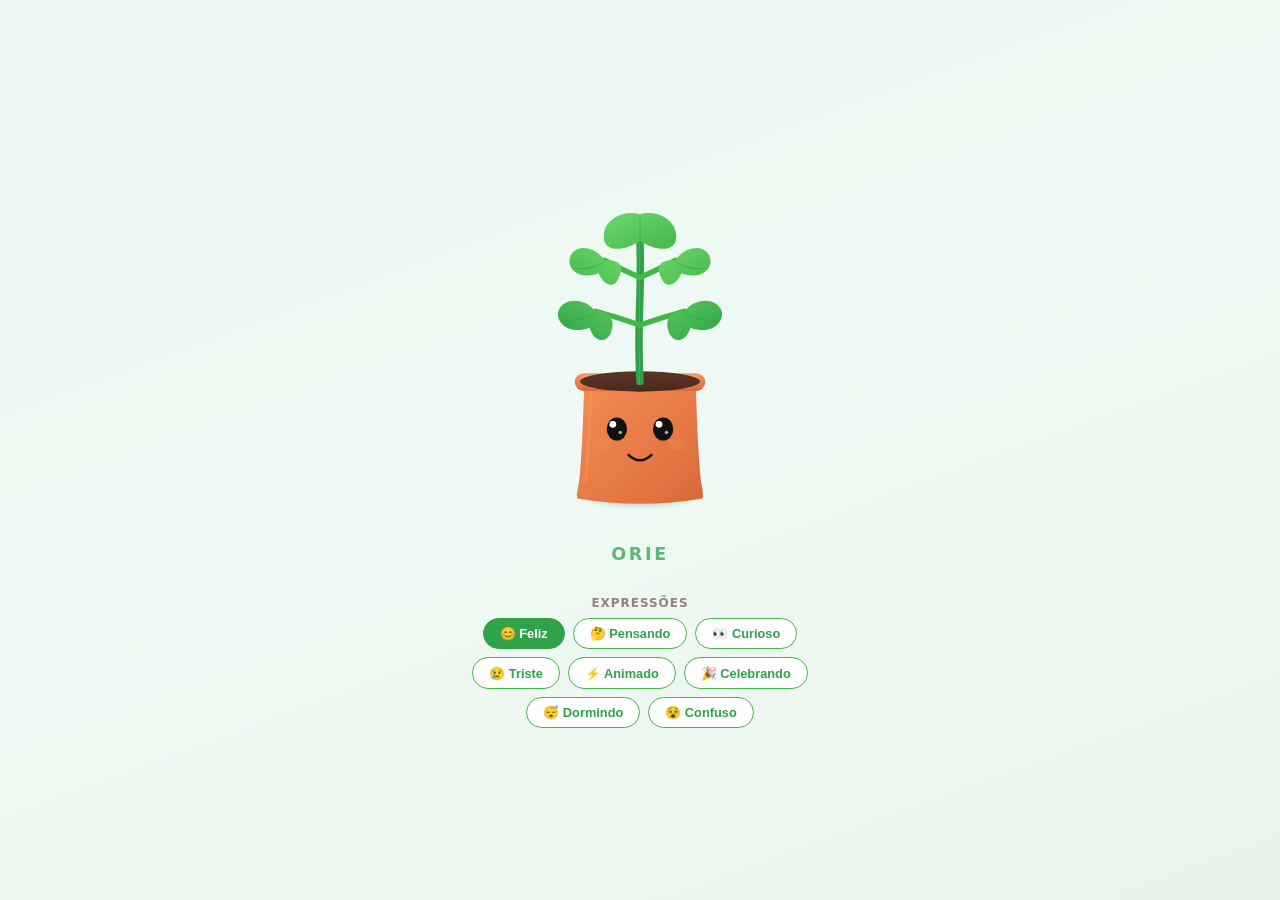
<file: files/orie.html>
<!DOCTYPE html>
<html lang="pt-BR">
<head>
  <meta charset="UTF-8">
  <meta name="viewport" content="width=device-width, initial-scale=1.0">
  <title>Orie — Mascote IA Ambiental</title>
  <link rel="stylesheet" href="style.css">
</head>
<body>

  <div class="orie-wrapper">
    <!-- SVG inline para acesso total via JS/CSS -->
    <svg id="orie-mascot" xmlns="http://www.w3.org/2000/svg" viewBox="0 0 400 500" role="img" aria-label="Orie - mascote de IA ambiental">
      <title>Orie</title>
      <desc>Mascote Orie: planta fofa em vaso de barro com rosto expressivo</desc>

      <defs>
        <linearGradient id="grad-pot" x1="0%" y1="0%" x2="100%" y2="100%">
          <stop offset="0%"   stop-color="#F28C52"/>
          <stop offset="60%"  stop-color="#E67845"/>
          <stop offset="100%" stop-color="#D86739"/>
        </linearGradient>
        <linearGradient id="grad-pot-rim" x1="0%" y1="0%" x2="0%" y2="100%">
          <stop offset="0%"   stop-color="#F59A65"/>
          <stop offset="100%" stop-color="#D86739"/>
        </linearGradient>
        <linearGradient id="grad-soil" x1="0%" y1="0%" x2="0%" y2="100%">
          <stop offset="0%"   stop-color="#5C3528"/>
          <stop offset="100%" stop-color="#4B281E"/>
        </linearGradient>
        <linearGradient id="grad-leaf-top" x1="0%" y1="0%" x2="100%" y2="100%">
          <stop offset="0%"   stop-color="#6ED66E"/>
          <stop offset="100%" stop-color="#43B84A"/>
        </linearGradient>
        <linearGradient id="grad-leaf-left" x1="100%" y1="0%" x2="0%" y2="100%">
          <stop offset="0%"   stop-color="#6ED66E"/>
          <stop offset="100%" stop-color="#43B84A"/>
        </linearGradient>
        <linearGradient id="grad-leaf-right" x1="0%" y1="0%" x2="100%" y2="100%">
          <stop offset="0%"   stop-color="#6ED66E"/>
          <stop offset="100%" stop-color="#43B84A"/>
        </linearGradient>
        <linearGradient id="grad-leaf-bl" x1="100%" y1="0%" x2="0%" y2="100%">
          <stop offset="0%"   stop-color="#5AC75A"/>
          <stop offset="100%" stop-color="#2FA24A"/>
        </linearGradient>
        <linearGradient id="grad-leaf-br" x1="0%" y1="0%" x2="100%" y2="100%">
          <stop offset="0%"   stop-color="#5AC75A"/>
          <stop offset="100%" stop-color="#2FA24A"/>
        </linearGradient>
        <linearGradient id="grad-stem" x1="0%" y1="0%" x2="100%" y2="0%">
          <stop offset="0%"   stop-color="#2FA24A"/>
          <stop offset="50%"  stop-color="#43B84A"/>
          <stop offset="100%" stop-color="#2FA24A"/>
        </linearGradient>
        <radialGradient id="grad-shadow" cx="50%" cy="50%" r="50%">
          <stop offset="0%"   stop-color="#4B281E" stop-opacity="0.22"/>
          <stop offset="100%" stop-color="#4B281E" stop-opacity="0"/>
        </radialGradient>
      </defs>

      <!-- SOMBRA -->
      <g id="shadow">
        <ellipse cx="200" cy="485" rx="82" ry="11" fill="url(#grad-shadow)"/>
      </g>

      <!-- VASO -->
      <g id="pot" style="transform-origin: 200px 420px;">
        <path id="pot-body"
          d="M118,310 
             Q115,418 110,458 
             Q106,474 108,480 
             Q200,496 292,480 
             Q294,474 290,458 
             Q285,418 282,310 Z"
          fill="url(#grad-pot)"/>
        <!-- Reflexo interno -->
        <path d="M128,322 Q124,412 120,454"
          stroke="#F59A65" stroke-width="5" stroke-linecap="round"
          fill="none" opacity="0.38"/>
        <!-- Borda / aba do vaso -->
        <rect id="pot-rim"
          x="104" y="296" width="192" height="26" rx="13"
          fill="url(#grad-pot-rim)"/>
        <!-- Destaque na aba -->
        <rect x="114" y="298" width="172" height="8" rx="6"
          fill="#F7A97A" opacity="0.45"/>
        <!-- Olho esquerdo -->
        <g id="eye-left" style="transform-box: fill-box; transform-origin: center center;">
          <ellipse cx="166" cy="378" rx="15" ry="17" fill="#111111"/>
          <g id="eye-left-shine">
            <circle id="shine-left-big"   cx="160" cy="371" r="5"   fill="#FFFFFF"/>
            <circle id="shine-left-small" cx="171" cy="383" r="2.5" fill="#FFFFFF" opacity="0.65"/>
          </g>
        </g>
        <!-- Olho direito -->
        <g id="eye-right" style="transform-box: fill-box; transform-origin: center center;">
          <ellipse cx="234" cy="378" rx="15" ry="17" fill="#111111"/>
          <g id="eye-right-shine">
            <circle id="shine-right-big"   cx="228" cy="371" r="5"   fill="#FFFFFF"/>
            <circle id="shine-right-small" cx="239" cy="383" r="2.5" fill="#FFFFFF" opacity="0.65"/>
          </g>
        </g>
        <!-- Boca -->
        <g id="mouth" style="transform-box: fill-box; transform-origin: center center;">
          <path id="mouth-smile"
            d="M183,416 Q200,432 217,416"
            stroke="#111111" stroke-width="3.5" stroke-linecap="round" fill="none"/>
        </g>
        <!-- Bochechas -->
        <g id="cheeks">
          <ellipse id="cheek-left"  cx="144" cy="400" rx="15" ry="9" fill="#F28C52" opacity="0.32"/>
          <ellipse id="cheek-right" cx="256" cy="400" rx="15" ry="9" fill="#F28C52" opacity="0.32"/>
        </g>
      </g>

      <!-- TERRA -->
      <g id="soil">
        <ellipse id="soil-top" cx="200" cy="308" rx="88" ry="15"
          fill="url(#grad-soil)"/>
        <!-- Textura da terra (3 linhas curtas) -->
        <path d="M170,306 Q176,304 182,306" stroke="#4B281E" stroke-width="2" stroke-linecap="round" fill="none" opacity="0.5"/>
        <path d="M188,310 Q196,307 204,310" stroke="#4B281E" stroke-width="2" stroke-linecap="round" fill="none" opacity="0.4"/>
        <path d="M212,306 Q220,303 228,306" stroke="#4B281E" stroke-width="2" stroke-linecap="round" fill="none" opacity="0.5"/>
      </g>

      <!-- CAULE -->
      <g id="stem" style="transform-box: fill-box; transform-origin: center bottom;">
        <path id="stem-main"
          d="M200,308 Q197,260 200,180 Q201,140 200,100"
          stroke="url(#grad-stem)" stroke-width="11" stroke-linecap="round" fill="none"/>
        <path id="stem-branch-left-upper"
          d="M200,155 Q174,144 148,130"
          stroke="#43B84A" stroke-width="8" stroke-linecap="round" fill="none"/>
        <path id="stem-branch-right-upper"
          d="M200,155 Q226,144 252,130"
          stroke="#43B84A" stroke-width="8" stroke-linecap="round" fill="none"/>
        <path id="stem-branch-left-lower"
          d="M200,225 Q168,214 135,205"
          stroke="#43B84A" stroke-width="8" stroke-linecap="round" fill="none"/>
        <path id="stem-branch-right-lower"
          d="M200,225 Q232,214 265,205"
          stroke="#43B84A" stroke-width="8" stroke-linecap="round" fill="none"/>
      </g>

      <!-- FOLHAS -->

      <!-- Folha superior -->
      <g id="leaf-top" style="transform-box: fill-box; transform-origin: center bottom;">
        <path d="M200,62 
                 C220,56 250,66 253,91 
                 C257,116 228,120 200,101 
                 C172,120 143,116 147,91 
                 C150,66 180,56 200,62 Z"
          fill="url(#grad-leaf-top)"/>
        <path d="M200,68 Q200,85 200,99"
          stroke="#2FA24A" stroke-width="1.5" stroke-linecap="round" fill="none" opacity="0.6"/>
      </g>

      <!-- Folha esquerda superior -->
      <g id="leaf-left" style="transform-box: fill-box; transform-origin: right center;">
        <path d="M148,130
                 C134,108 106,106 98,123
                 C90,141 110,160 139,149
                 C148,169 163,171 169,155
                 C179,134 164,128 148,130 Z"
          fill="url(#grad-leaf-left)"/>
        <path d="M147,133 Q133,143 106,142"
          stroke="#2FA24A" stroke-width="1.5" stroke-linecap="round" fill="none" opacity="0.6"/>
      </g>

      <!-- Folha direita superior -->
      <g id="leaf-right" style="transform-box: fill-box; transform-origin: left center;">
        <path d="M252,130
                 C266,108 294,106 302,123
                 C310,141 290,160 261,149
                 C252,169 237,171 231,155
                 C221,134 236,128 252,130 Z"
          fill="url(#grad-leaf-right)"/>
        <path d="M253,133 Q267,143 294,142"
          stroke="#2FA24A" stroke-width="1.5" stroke-linecap="round" fill="none" opacity="0.6"/>
      </g>

      <!-- Folha inferior esquerda -->
      <g id="leaf-bottom-left" style="transform-box: fill-box; transform-origin: right center;">
        <path d="M135,205
                 C118,184 89,185 81,202
                 C73,220 95,241 126,229
                 C132,250 149,253 157,237
                 C166,215 152,203 135,205 Z"
          fill="url(#grad-leaf-bl)"/>
        <path d="M134,208 Q117,219 90,218"
          stroke="#2FA24A" stroke-width="1.5" stroke-linecap="round" fill="none" opacity="0.6"/>
      </g>

      <!-- Folha inferior direita -->
      <g id="leaf-bottom-right" style="transform-box: fill-box; transform-origin: left center;">
        <path d="M265,205
                 C282,184 311,185 319,202
                 C327,220 305,241 274,229
                 C268,250 251,253 243,237
                 C234,215 248,203 265,205 Z"
          fill="url(#grad-leaf-br)"/>
        <path d="M266,208 Q283,219 310,218"
          stroke="#2FA24A" stroke-width="1.5" stroke-linecap="round" fill="none" opacity="0.6"/>
      </g>

    </svg>
  </div>

  <span class="orie-label">Orie</span>

  <!-- Painel de expressões -->
  <div class="controls">
    <h3>Expressões</h3>
    <button class="btn-expression active" data-state="happy"      onclick="setState('happy')">😊 Feliz</button>
    <button class="btn-expression"        data-state="thinking"   onclick="setState('thinking')">🤔 Pensando</button>
    <button class="btn-expression"        data-state="curious"    onclick="setState('curious')">👀 Curioso</button>
    <button class="btn-expression"        data-state="sad"        onclick="setState('sad')">😢 Triste</button>
    <button class="btn-expression"        data-state="excited"    onclick="setState('excited')">⚡ Animado</button>
    <button class="btn-expression"        data-state="celebrating" onclick="setState('celebrating')">🎉 Celebrando</button>
    <button class="btn-expression"        data-state="sleeping"   onclick="setState('sleeping')">😴 Dormindo</button>
    <button class="btn-expression"        data-state="confused"   onclick="setState('confused')">😵 Confuso</button>
  </div>

  <script src="orie.js"></script>
</body>
</html>
</file>
<file: style.css>
/* ========================
   ORIENTA — DESIGN SYSTEM
   ======================== */

:root {
  --navy: #1b3a5c;
  --green: #3a8c68;
  --green-light: #4caf81;
  --navy-light: #2a5282;
  --bg: #f5f7fa;
  --surface: #ffffff;
  --text: #1a1a2e;
  --text-secondary: #6b7280;
  --border: #e5e7eb;
  --warn: #f59e0b;
  --warn-bg: #fffbeb;
  --ok: #3a8c68;
  --ok-bg: #ecfdf5;
  --radius: 16px;
  --radius-sm: 10px;
  --shadow: 0 4px 20px rgba(0, 0, 0, 0.08);
  --shadow-sm: 0 2px 8px rgba(0, 0, 0, 0.06);
  --font-scale: 1;
  --topbar-h: 60px;
}

.login-logo {
  width: 96px;
  height: 96px;
  object-fit: contain;
}

.register-logo {
  width: 60px;
  height: 60px;
  object-fit: contain;
}

.topbar-logo {
  width: 32px;
  height: 32px;
  object-fit: contain;
  border-radius: 50%;
}
* {
  box-sizing: border-box;
  margin: 0;
  padding: 0;
  -webkit-tap-highlight-color: transparent;
}

html,
body {
  font-family:
    "Inter",
    -apple-system,
    sans-serif;
  background: #d4ead8;
  height: 100%;
  overflow: hidden;
  font-size: 15px;
}

#app {
  position: relative;
  width: 100%;
  max-width: 430px;
  height: 100dvh;
  margin: 0 auto;
  background: var(--bg);
  overflow: hidden;
  border-radius: 0;
  box-shadow: 0 0 60px rgba(0, 0, 0, 0.5);
}

/* =====================
   SCREENS
   ===================== */

.screen {
  position: absolute;
  inset: 0;
  display: flex;
  flex-direction: column;
  background: var(--bg);
  opacity: 0;
  pointer-events: none;
  transform: translateX(30px);
  transition:
    opacity 0.28s ease,
    transform 0.28s cubic-bezier(0.4, 0, 0.2, 1);
  will-change: transform, opacity;
}

.screen.active {
  opacity: 1;
  pointer-events: all;
  transform: translateX(0);
}

.screen.slide-out {
  opacity: 0;
  transform: translateX(-30px);
}

/* =====================
   TOPBAR
   ===================== */

.topbar {
  position: fixed;
  top: 0;
  left: 50%;
  transform: translateX(-50%);
  width: 100%;
  max-width: 430px;
  height: var(--topbar-h);
  background: var(--surface);
  border-bottom: 1px solid var(--border);
  display: flex;
  align-items: center;
  justify-content: space-between;
  padding: 0 16px;
  z-index: 100;
  gap: 8px;
}

.topbar-simple {
  justify-content: flex-start;
  gap: 12px;
}

.topbar-simple span {
  font-weight: 600;
  font-size: 16px;
  color: var(--text);
}

.topbar span {
  font-weight: 600;
  font-size: 16px;
  color: var(--text);
  flex: 1;
  text-align: center;
}

.topbar-left {
  display: flex;
  align-items: center;
}
.topbar-right {
  display: flex;
  align-items: center;
  gap: 8px;
}
.topbar-center {
  display: flex;
  align-items: center;
  gap: 10px;
  flex: 1;
}

.pad-top-topbar {
  padding-top: calc(var(--topbar-h) + 16px) !important;
}

/* =====================
   SCROLL CONTENT
   ===================== */

.content-scroll {
  flex: 1;
  overflow-y: auto;
  overflow-x: hidden;
  padding: 16px;
  -webkit-overflow-scrolling: touch;
}

.content-scroll::-webkit-scrollbar {
  display: none;
}

/* =====================
   BUTTONS & ICONS
   ===================== */

.btn-back {
  background: none;
  border: none;
  cursor: pointer;
  width: 36px;
  height: 36px;
  display: flex;
  align-items: center;
  justify-content: center;
  color: var(--text);
  border-radius: 50%;
  transition: background 0.15s;
}
.btn-back:active {
  background: var(--border);
}

.btn-icon {
  background: none;
  border: none;
  cursor: pointer;
  width: 36px;
  height: 36px;
  display: flex;
  align-items: center;
  justify-content: center;
  color: var(--text-secondary);
  border-radius: 50%;
  transition: background 0.15s;
  position: relative;
}
.btn-icon:active {
  background: var(--border);
}

.btn-primary {
  width: 100%;
  padding: 16px;
  background: var(--green);
  color: white;
  border: none;
  border-radius: 50px;
  font-size: 15px;
  font-weight: 700;
  letter-spacing: 0.5px;
  cursor: pointer;
  transition:
    transform 0.1s,
    box-shadow 0.1s,
    background 0.15s;
  box-shadow: 0 4px 16px rgba(58, 140, 104, 0.3);
}
.btn-primary:active {
  transform: scale(0.98);
  box-shadow: 0 2px 8px rgba(58, 140, 104, 0.2);
  background: #2d7356;
}

.btn-outline-full {
  width: 100%;
  padding: 14px;
  background: transparent;
  color: var(--green);
  border: 2px solid var(--green);
  border-radius: 50px;
  font-size: 15px;
  font-weight: 600;
  cursor: pointer;
  transition: background 0.15s;
  margin-top: 8px;
}
.btn-outline-full:active {
  background: var(--ok-bg);
}

.btn-social-alt {
  width: 100%;
  padding: 14px;
  background: var(--border);
  color: var(--text-secondary);
  border: none;
  border-radius: 50px;
  font-size: 15px;
  font-weight: 500;
  cursor: pointer;
  margin-top: 8px;
  transition: background 0.15s;
}

/* =====================
   AVATAR
   ===================== */

.avatar-sm {
  width: 32px;
  height: 32px;
  background: var(--green);
  color: white;
  border-radius: 50%;
  display: flex;
  align-items: center;
  justify-content: center;
  font-size: 11px;
  font-weight: 700;
}

/* =====================
   SPLASH SCREEN
   ===================== */

#screen-splash {
  /* Fundo intermediário: gradiente verde-menta → branco, alinhado com a paleta
     navy/green do projeto e em harmonia com o #f5f9f7 do Login.
     Garante transição suave (sem flash branco) entre Splash e Login. */
  background: linear-gradient(165deg, #d4ead8 0%, #eaf2ec 45%, #f5f9f7 100%);
  justify-content: center;
  align-items: center;
  flex-direction: column;
  opacity: 1;
  transform: none;
  pointer-events: all;
}

.splash-bg {
  position: absolute;
  inset: 0;
  background:
    radial-gradient(
      ellipse at 30% 20%,
      rgba(58, 140, 104, 0.18) 0%,
      transparent 60%
    ),
    radial-gradient(
      ellipse at 70% 80%,
      rgba(27, 58, 92, 0.12) 0%,
      transparent 60%
    );
}

/* Linhas topográficas no padrão da identidade do projeto (navy + green) */
.splash-bg::after {
  content: "";
  position: absolute;
  inset: 0;
  background-image: repeating-linear-gradient(
    0deg,
    transparent,
    transparent 40px,
    rgba(27, 58, 92, 0.05) 40px,
    rgba(27, 58, 92, 0.05) 41px
  );
}

.splash-content {
  position: relative;
  z-index: 1;
  display: flex;
  flex-direction: column;
  align-items: center;
  gap: 20px;
  padding: 0 32px;
}

.splash-logo-wrap {
  width: 120px;
  height: 120px;
  border-radius: 30px;
  overflow: hidden;
  box-shadow:
    0 0 0 3px rgba(58, 140, 104, 0.25),
    0 8px 32px rgba(27, 58, 92, 0.18);
  animation: splashLogoIn 0.8s cubic-bezier(0.34, 1.56, 0.64, 1) 0.2s both;
}

.splash-logo {
  width: 100%;
  height: 100%;
  object-fit: cover;
}

@keyframes splashLogoIn {
  from {
    transform: scale(0.5) rotate(-10deg);
    opacity: 0;
  }
  to {
    transform: scale(1) rotate(0deg);
    opacity: 1;
  }
}

.splash-text {
  text-align: center;
  animation: fadeUp 0.6s ease 0.8s both;
}

.splash-name {
  color: var(--navy);
  font-size: 36px;
  font-weight: 800;
  letter-spacing: -1px;
}

.splash-tagline {
  color: var(--green);
  font-size: 14px;
  font-weight: 400;
  line-height: 1.5;
  margin-top: 8px;
  opacity: 0.85;
}

.splash-loader {
  width: 160px;
  animation: fadeUp 0.5s ease 1.2s both;
}

.loader-bar {
  height: 3px;
  background: rgba(27, 58, 92, 0.12);
  border-radius: 999px;
  overflow: hidden;
}

.loader-fill {
  height: 100%;
  width: 0%;
  background: linear-gradient(90deg, var(--green), var(--green-light));
  border-radius: 999px;
  animation: loadProgress 2.2s ease 1.4s forwards;
}

@keyframes loadProgress {
  0% {
    width: 0%;
  }
  60% {
    width: 75%;
  }
  100% {
    width: 100%;
  }
}

@keyframes fadeUp {
  from {
    opacity: 0;
    transform: translateY(16px);
  }
  to {
    opacity: 1;
    transform: translateY(0);
  }
}

/* =====================
   LOGIN SCREEN
   ===================== */

#screen-login {
  background: #f5f9f7;
  overflow-y: auto;
}

.login-bg-pattern {
  position: absolute;
  bottom: 0;
  left: 0;
  right: 0;
  height: 200px;
  background: url("data:image/svg+xml,%3Csvg width='400' height='200' xmlns='http://www.w3.org/2000/svg'%3E%3Cpath d='M0,100 Q50,60 100,90 Q150,120 200,85 Q250,50 300,80 Q350,110 400,70' stroke='%231B3A5C' stroke-width='1.5' fill='none' opacity='0.08'/%3E%3Cpath d='M0,130 Q60,90 120,115 Q180,140 240,105 Q300,70 360,100 Q380,110 400,95' stroke='%233A8C68' stroke-width='1.5' fill='none' opacity='0.08'/%3E%3Cpath d='M0,160 Q80,130 160,150 Q240,170 320,140 Q360,125 400,135' stroke='%231B3A5C' stroke-width='1.5' fill='none' opacity='0.06'/%3E%3C/svg%3E")
    no-repeat bottom;
  background-size: cover;
}

.login-container {
  position: relative;
  display: flex;
  flex-direction: column;
  align-items: center;
  padding: 48px 24px 32px;
  min-height: 100%;
}

.login-logo-wrap {
  display: flex;
  flex-direction: column;
  align-items: center;
  margin-bottom: 40px;
}

.logo-svg-wrap {
  margin-bottom: 14px;
}
.logo-svg {
  width: 96px;
  height: 96px;
}

.login-brand {
  font-size: 32px;
  font-weight: 800;
  color: var(--navy);
  letter-spacing: -0.5px;
}

.login-tagline {
  font-size: 14px;
  color: var(--green);
  font-weight: 500;
  margin-top: 2px;
}

.login-form {
  width: 100%;
}

.input-group {
  position: relative;
  margin-bottom: 14px;
}

.input-field {
  width: 100%;
  padding: 15px 44px 15px 44px;
  border: 1.5px solid var(--border);
  border-radius: 50px;
  font-size: 15px;
  font-family: "Inter", sans-serif;
  background: white;
  color: var(--text);
  outline: none;
  transition: border-color 0.2s;
}
.input-field:focus {
  border-color: var(--green);
}
.input-field::placeholder {
  color: #b0b7c3;
}

.input-icon {
  position: absolute;
  left: 14px;
  top: 50%;
  transform: translateY(-50%);
  color: #b0b7c3;
  display: flex;
  align-items: center;
}
.input-icon-right {
  position: absolute;
  right: 14px;
  top: 50%;
  transform: translateY(-50%);
  color: #b0b7c3;
  cursor: pointer;
  display: flex;
  align-items: center;
}

.forgot-wrap {
  text-align: right;
  margin-bottom: 16px;
  margin-top: -4px;
}
.forgot-link {
  font-size: 13px;
  color: var(--navy);
  text-decoration: underline;
}

.social-divider {
  display: flex;
  align-items: center;
  margin: 20px 0 16px;
  gap: 12px;
  color: var(--text-secondary);
  font-size: 13px;
}
.social-divider::before,
.social-divider::after {
  content: "";
  flex: 1;
  height: 1px;
  background: var(--border);
}

.social-btns {
  display: flex;
  gap: 12px;
}
.btn-social {
  flex: 1;
  padding: 13px;
  border: 1.5px solid var(--border);
  border-radius: 50px;
  background: white;
  font-size: 14px;
  font-weight: 500;
  display: flex;
  align-items: center;
  justify-content: center;
  gap: 8px;
  cursor: pointer;
  transition: background 0.15s;
}
.btn-social:active {
  background: #f5f5f5;
}

.register-link {
  text-align: center;
  font-size: 14px;
  color: var(--text-secondary);
  margin-top: 20px;
}
.register-link a {
  color: var(--navy);
  font-weight: 600;
  text-decoration: underline;
}

.login-footer {
  text-align: center;
  font-size: 12px;
  color: #b0b7c3;
  margin-top: 32px;
}

/* =====================
   REGISTER SCREEN
   ===================== */

.register-logo-sm {
  display: flex;
  justify-content: center;
  margin-bottom: 16px;
}

.section-title-lg {
  font-size: 22px;
  font-weight: 700;
  color: var(--text);
  text-align: center;
}
.section-subtitle {
  font-size: 14px;
  color: var(--text-secondary);
  text-align: center;
  margin-top: 4px;
  margin-bottom: 24px;
}

.form-stack {
  display: flex;
  flex-direction: column;
  gap: 14px;
}
.form-stack .input-field {
  padding: 15px 18px;
}
.form-stack .input-group {
  margin-bottom: 0;
}

/* =====================
   HOME SCREEN
   ===================== */

.greeting-time {
  font-size: 14px;
  color: var(--text-secondary);
}
.greeting-name {
  font-size: 24px;
  font-weight: 800;
  color: var(--text);
  line-height: 1.2;
  margin: 2px 0 6px;
}
.greeting-sub {
  font-size: 14px;
  color: var(--text-secondary);
  line-height: 1.5;
}

/* Property Card */
.property-card {
  background: linear-gradient(135deg, var(--navy) 0%, #2a5282 100%);
  color: white;
  border-radius: 20px;
  padding: 20px;
  margin-bottom: 24px;
  box-shadow: 0 8px 32px rgba(27, 58, 92, 0.3);
}

.prop-card-header,
.prop-card-stats {
  cursor: pointer;
  border-radius: 8px;
  transition: opacity 0.18s ease;
  padding: 2px;
  margin: -2px;
}
.prop-card-header:hover,
.prop-card-stats:hover {
  opacity: 0.85;
}
.prop-card-header:active,
.prop-card-stats:active {
  transform: scale(0.99);
}
.prop-card-header:focus-visible,
.prop-card-stats:focus-visible {
  outline: 2px solid rgba(255, 255, 255, 0.7);
  outline-offset: 2px;
}

.prop-card-header {
  display: flex;
  justify-content: space-between;
  align-items: flex-start;
  margin-bottom: 16px;
}
.prop-label {
  font-size: 11px;
  opacity: 0.7;
  text-transform: uppercase;
  letter-spacing: 1px;
}
.prop-name {
  font-size: 18px;
  font-weight: 700;
  margin: 4px 0 2px;
}
.prop-location {
  font-size: 12px;
  opacity: 0.8;
}

.prop-status-badge {
  padding: 6px 12px;
  border-radius: 50px;
  font-size: 12px;
  font-weight: 600;
}
.prop-status-badge.ok {
  background: rgba(74, 222, 128, 0.2);
  color: #86efac;
}

/* Botão de resumo (dentro do property-card escuro) */
.prop-card-summary-btn {
  display: flex;
  align-items: center;
  gap: 12px;
  width: 100%;
  margin-top: 14px;
  padding: 12px 14px;
  background: rgba(255, 255, 255, 0.08);
  color: white;
  border: 1px solid rgba(255, 255, 255, 0.15);
  border-radius: 14px;
  font-family: inherit;
  text-align: left;
  cursor: pointer;
  transition:
    background 0.18s ease,
    transform 0.15s ease;
  min-height: 60px;
}
.prop-card-summary-btn:hover {
  background: rgba(255, 255, 255, 0.14);
}
.prop-card-summary-btn:active {
  transform: scale(0.98);
}
.prop-card-summary-btn:focus-visible {
  outline: 2px solid #86efac;
  outline-offset: 2px;
}

.prop-card-summary-icon {
  font-size: 22px;
  width: 38px;
  height: 38px;
  border-radius: 10px;
  background: rgba(134, 239, 172, 0.15);
  display: flex;
  align-items: center;
  justify-content: center;
  flex-shrink: 0;
}

.prop-card-summary-text {
  display: flex;
  flex-direction: column;
  gap: 2px;
  flex: 1;
  min-width: 0;
}

.prop-card-summary-title {
  font-size: 13px;
  font-weight: 600;
  line-height: 1.3;
  color: white;
}
.prop-card-summary-sub {
  font-size: 12px;
  font-weight: 400;
  line-height: 1.3;
  color: white;
  opacity: 0.7;
}

.prop-card-summary-arrow {
  font-size: 20px;
  font-weight: 600;
  color: #86efac;
  flex-shrink: 0;
  transition: transform 0.2s ease;
}
.prop-card-summary-btn:hover .prop-card-summary-arrow {
  transform: translateX(3px);
}

/* Quick Actions */
.section-label {
  font-size: 13px;
  font-weight: 600;
  color: var(--text-secondary);
  text-transform: uppercase;
  letter-spacing: 0.5px;
  margin-bottom: 12px;
}

.quick-actions {
  display: grid;
  grid-template-columns: 1fr 1fr;
  gap: 12px;
  margin-bottom: 24px;
}

.qa-btn {
  background: var(--surface);
  border: none;
  border-radius: var(--radius);
  padding: 16px 12px;
  display: flex;
  flex-direction: column;
  align-items: center;
  gap: 10px;
  cursor: pointer;
  box-shadow: var(--shadow-sm);
  transition:
    transform 0.15s,
    box-shadow 0.15s;
  font-size: 13px;
  font-weight: 600;
  color: var(--text);
}
.qa-btn:active {
  transform: scale(0.96);
  box-shadow: none;
}

.qa-icon {
  width: 52px;
  height: 52px;
  border-radius: 16px;
  display: flex;
  align-items: center;
  justify-content: center;
}

/* Orientações */
.orientacoes-list {
  display: flex;
  flex-direction: column;
  gap: 10px;
}

.orientacao-card {
  background: var(--surface);
  border-radius: var(--radius);
  padding: 14px;
  display: flex;
  gap: 12px;
  cursor: pointer;
  box-shadow: var(--shadow-sm);
  border-left: 4px solid transparent;
  transition: transform 0.15s;
}
.orientacao-card:active {
  transform: scale(0.98);
}
.orientacao-card.warn {
  border-left-color: var(--warn);
}
.orientacao-card.ok {
  border-left-color: var(--ok);
}

.oc-icon {
  font-size: 20px;
  flex-shrink: 0;
  margin-top: 2px;
}
.oc-title {
  font-size: 14px;
  font-weight: 600;
  color: var(--text);
}
.oc-text {
  font-size: 13px;
  color: var(--text-secondary);
  margin-top: 2px;
  line-height: 1.4;
}
.oc-time {
  font-size: 11px;
  color: #b0b7c3;
  margin-top: 4px;
}

/* =====================
   HOME — HERO & STATS
   ===================== */

.home-hero {
  padding: 8px 0 20px;
}
.home-hero-top {
  display: flex;
  align-items: flex-start;
  justify-content: space-between;
  gap: 12px;
  margin-bottom: 8px;
}
.home-hero-date {
  font-size: 11px;
  font-weight: 700;
  color: var(--green);
  text-transform: uppercase;
  letter-spacing: 0.5px;
  margin-bottom: 4px;
}
.home-hero-avatar {
  width: 56px;
  height: 56px;
  border-radius: 50%;
  background: linear-gradient(135deg, #ecfdf5, #d1fae5);
  border: 2px solid #a7f3d0;
  display: flex;
  align-items: center;
  justify-content: center;
  font-size: 28px;
  flex-shrink: 0;
  box-shadow: 0 4px 12px rgba(16, 185, 129, 0.15);
}

/* Dica do dia — body (ícone + texto lado a lado) */
.dica-dia-body {
  display: flex;
  gap: 12px;
  align-items: flex-start;
}

/* Property Card — novo header com ícone */
.prop-card-icon {
  width: 48px;
  height: 48px;
  border-radius: 12px;
  background: rgba(255, 255, 255, 0.18);
  display: flex;
  align-items: center;
  justify-content: center;
  font-size: 24px;
  flex-shrink: 0;
}
.prop-card-info {
  flex: 1;
  min-width: 0;
}
.prop-card-info .prop-label {
  margin: 0;
  color: white;
  font-weight: 700;
  font-size: 16px;
  text-transform: none;
  letter-spacing: 0;
  opacity: 1;
}
.prop-card-info .prop-location {
  margin: 2px 0 0;
  opacity: 0.85;
}

/* Stats dentro do Property Card */
.prop-card-stats {
  display: flex;
  align-items: center;
  gap: 4px;
  background: rgba(255, 255, 255, 0.1);
  border-radius: 12px;
  padding: 12px 8px;
  margin-bottom: 12px;
}
.prop-stat {
  flex: 1;
  text-align: center;
  display: flex;
  flex-direction: column;
  gap: 2px;
}
.prop-stat-val {
  font-size: 18px;
  font-weight: 800;
  color: white;
  line-height: 1;
}
.prop-stat-lbl {
  font-size: 10px;
  color: rgba(255, 255, 255, 0.75);
  font-weight: 600;
  letter-spacing: 0.2px;
}
.prop-stat-div {
  width: 1px;
  height: 32px;
  background: rgba(255, 255, 255, 0.2);
  flex-shrink: 0;
}

/* High contrast — hero & stats */
body.high-contrast .home-hero-avatar {
  background: #161b22;
  border-color: #30363d;
}
body.high-contrast .home-hero-date {
  color: #3fb950;
}
body.high-contrast .prop-card-info .prop-label {
  color: #e6edf3;
}
body.high-contrast .prop-card-info .prop-location {
  color: #8b949e;
}
body.high-contrast .prop-stat-val {
  color: #e6edf3;
}
body.high-contrast .prop-stat-lbl {
  color: #8b949e;
}
body.high-contrast .prop-card-stats {
  background: rgba(255, 255, 255, 0.04);
}
body.high-contrast .prop-stat-div {
  background: #30363d;
}

/* =====================
   DASHBOARD v2
   ===================== */

.status-card-grid {
  display: grid;
  grid-template-columns: 1fr 1fr;
  gap: 10px;
  margin-bottom: 18px;
}

/* =====================
   RESUMO CTA (botão único que leva ao diagnóstico)
   ===================== */

.status-card {
  display: flex;
  flex-direction: column;
  align-items: flex-start;
  gap: 6px;
  padding: 14px 14px 12px;
  background: var(--surface);
  border-radius: var(--radius);
  border-left: 5px solid;
  box-shadow: var(--shadow-sm);
  text-align: left;
  cursor: pointer;
  font-family: inherit;
  color: var(--text);
  transition: transform 0.15s ease;
  min-height: 110px;
}
.status-card:active {
  transform: scale(0.97);
}
.status-card--ok {
  border-left-color: #10b981;
}
.status-card--warn {
  border-left-color: #f59e0b;
}
.status-card--crit {
  border-left-color: #dc2626;
}
.status-card--info {
  border-left-color: #0ea5e9;
}

.status-card-icon {
  width: 40px;
  height: 40px;
  border-radius: 12px;
  display: flex;
  align-items: center;
  justify-content: center;
  font-size: 22px;
}
.status-card--ok .status-card-icon {
  background: #ecfdf5;
}
.status-card--warn .status-card-icon {
  background: #fffbeb;
}
.status-card--crit .status-card-icon {
  background: #fef2f2;
}
.status-card--info .status-card-icon {
  background: #e0f2fe;
}

.status-card-num {
  font-size: 22px;
  font-weight: 800;
  line-height: 1;
  margin-top: 2px;
}
.status-card-label {
  font-size: 12px;
  color: var(--text-secondary);
  font-weight: 500;
  line-height: 1.3;
}
.status-card-foot {
  font-size: 11px;
  font-weight: 700;
  margin-top: auto;
  display: inline-flex;
  align-items: center;
  gap: 4px;
}
.status-card--ok .status-card-foot {
  color: #047857;
}
.status-card--warn .status-card-foot {
  color: #b45309;
}
.status-card--crit .status-card-foot {
  color: #b91c1c;
}
.status-card--info .status-card-foot {
  color: #0369a1;
}

/* Dica do dia */
.dica-dia {
  background: linear-gradient(135deg, #fffbeb, #fef3c7);
  border-radius: var(--radius);
  padding: 14px 16px;
  margin-bottom: 18px;
  display: flex;
  flex-direction: column;
  gap: 10px;
  border-left: 5px solid #f59e0b;
}
.dica-dia-head {
  display: flex;
  align-items: center;
  justify-content: space-between;
}
.dica-dia-title {
  font-size: 11px;
  font-weight: 800;
  color: #92400e;
  text-transform: uppercase;
  letter-spacing: 0.5px;
}
.dica-dia-next {
  background: none;
  border: none;
  font-size: 12px;
  font-weight: 600;
  color: #b45309;
  cursor: pointer;
  padding: 4px 8px;
  border-radius: 6px;
  font-family: inherit;
}
.dica-dia-next:active {
  background: rgba(0, 0, 0, 0.05);
}
.dica-dia-icon {
  font-size: 28px;
  line-height: 1;
  flex-shrink: 0;
}
.dica-dia-text {
  font-size: 14px;
  color: var(--text);
  font-weight: 600;
  line-height: 1.45;
  margin: 0;
}
.dica-dia-listen {
  background: none;
  border: 1.5px solid #f59e0b;
  color: #92400e;
  padding: 6px 10px;
  border-radius: 8px;
  font-size: 12px;
  font-weight: 700;
  cursor: pointer;
  align-self: flex-start;
  display: inline-flex;
  align-items: center;
  gap: 4px;
  font-family: inherit;
}
.dica-dia-listen:active {
  background: #f59e0b;
  color: white;
}

/* High contrast overrides — Dashboard */
body.high-contrast .status-card {
  background: #161b22;
  color: #e6edf3;
}
body.high-contrast .status-card-num {
  color: #e6edf3;
}
body.high-contrast .status-card-label {
  color: #8b949e;
}
body.high-contrast .dica-dia {
  background: #1c1810;
}
body.high-contrast .dica-dia-text {
  color: #e6edf3;
}
body.high-contrast .dica-dia-title {
  color: #fbbf24;
}

/* =====================
   DIAGNÓSTICO v3
   ===================== */

/* Termômetro ambiental (substitui score ring) */
.diag-thermometer {
  background: var(--surface);
  border-radius: var(--radius);
  padding: 18px 18px 14px;
  margin-bottom: 18px;
  box-shadow: var(--shadow-sm);
}
.therm-head {
  display: flex;
  align-items: center;
  justify-content: space-between;
  margin-bottom: 12px;
}
.therm-title {
  font-size: 14px;
  font-weight: 700;
  color: var(--text);
}
.therm-badge {
  font-size: 11px;
  font-weight: 800;
  padding: 4px 10px;
  border-radius: 50px;
  background: #ecfdf5;
  color: #047857;
  text-transform: uppercase;
  letter-spacing: 0.5px;
}
.therm-badge--warn {
  background: #fffbeb;
  color: #b45309;
}
.therm-badge--crit {
  background: #fef2f2;
  color: #b91c1c;
}

.therm-bars {
  display: flex;
  gap: 4px;
  margin-bottom: 10px;
  width: 100%;
}
.therm-bar {
  flex: 1 1 0;
  min-width: 0;
  height: 22px;
  border-radius: 5px;
  background: #e5e7eb;
  transition: background 0.2s ease;
}
.therm-bar--ok {
  background: #10b981;
}
.therm-bar--warn {
  background: #f59e0b;
}
.therm-bar--crit {
  background: #dc2626;
}
.therm-bar--empty {
  background: #f3f4f6;
  box-shadow: inset 0 0 0 1px #e5e7eb;
}

/* Legenda visual do termômetro: ruim à esquerda, bom à direita */
.therm-axis {
  display: flex;
  justify-content: space-between;
  font-size: 10px;
  font-weight: 700;
  color: var(--text-secondary);
  margin-bottom: 6px;
  letter-spacing: 0.2px;
}

.therm-summary {
  font-size: 16px;
  font-weight: 700;
  color: var(--text);
  margin: 6px 0 12px;
  line-height: 1.35;
}

.therm-listen {
  width: 100%;
  background: #f3f4f6;
  color: var(--text);
  border: 1.5px solid var(--border);
  padding: 10px;
  border-radius: 10px;
  font-size: 13px;
  font-weight: 700;
  cursor: pointer;
  display: inline-flex;
  align-items: center;
  justify-content: center;
  gap: 6px;
  margin-bottom: 12px;
  font-family: inherit;
}
.therm-listen:active {
  background: var(--green);
  color: white;
  border-color: var(--green);
}

.therm-stats {
  display: flex;
  justify-content: space-around;
  padding-top: 10px;
  border-top: 1px solid var(--border);
}
.therm-stat {
  text-align: center;
  font-size: 12px;
  color: var(--text-secondary);
  font-weight: 600;
}
.therm-stat-num {
  display: block;
  font-size: 18px;
  font-weight: 800;
  line-height: 1.2;
  margin-bottom: 2px;
}
.therm-stat--ok .therm-stat-num {
  color: #10b981;
}
.therm-stat--warn .therm-stat-num {
  color: #f59e0b;
}
.therm-stat--crit .therm-stat-num {
  color: #dc2626;
}

/* Timeline */
.diag-timeline {
  background: var(--surface);
  border-radius: var(--radius);
  padding: 16px 18px;
  margin-bottom: 18px;
  box-shadow: var(--shadow-sm);
}
.diag-timeline h3 {
  font-size: 14px;
  font-weight: 700;
  color: var(--text);
  margin: 0 0 12px;
}
.tl-list {
  list-style: none;
  margin: 0;
  padding: 0;
}
.tl-step {
  display: flex;
  align-items: flex-start;
  gap: 12px;
  padding: 6px 0;
  position: relative;
}
.tl-dot {
  width: 32px;
  height: 32px;
  border-radius: 50%;
  background: #10b981;
  color: white;
  display: flex;
  align-items: center;
  justify-content: center;
  font-size: 15px;
  font-weight: 800;
  flex-shrink: 0;
  z-index: 1;
}
.tl-step--pending .tl-dot {
  background: #e5e7eb;
  color: #9ca3af;
}
.tl-step--current .tl-dot {
  background: #0ea5e9;
  animation: tlPulse 1.6s ease-in-out infinite;
  box-shadow: 0 0 0 0 rgba(14, 165, 233, 0.4);
}
@keyframes tlPulse {
  0%,
  100% {
    box-shadow: 0 0 0 0 rgba(14, 165, 233, 0);
  }
  50% {
    box-shadow: 0 0 0 8px rgba(14, 165, 233, 0.15);
  }
}
.tl-line {
  position: absolute;
  left: 15px;
  top: 38px;
  bottom: -6px;
  width: 2px;
  background: #e5e7eb;
}
.tl-step:last-child .tl-line {
  display: none;
}
.tl-step--done + .tl-step .tl-line,
.tl-step--done .tl-line {
  background: #10b981;
}
.tl-body {
  flex: 1;
  padding-top: 4px;
}
.tl-label {
  font-size: 14px;
  font-weight: 600;
  color: var(--text);
  line-height: 1.3;
}
.tl-step--pending .tl-label {
  color: #9ca3af;
}
.tl-date {
  font-size: 12px;
  color: var(--text-secondary);
  margin-top: 2px;
}

/* Próximos passos */
.diag-next-steps {
  background: var(--surface);
  border-radius: var(--radius);
  padding: 16px 18px;
  margin-bottom: 18px;
  box-shadow: var(--shadow-sm);
}
.diag-next-steps h3 {
  font-size: 14px;
  font-weight: 700;
  color: var(--text);
  margin: 0 0 12px;
}
.diag-next-list {
  list-style: none;
  padding: 0;
  margin: 0;
}
.diag-next-item {
  display: flex;
  gap: 12px;
  padding: 12px 0;
  border-bottom: 1px solid #f3f4f6;
}
.diag-next-item:last-child {
  border-bottom: none;
}
.diag-next-icon {
  width: 36px;
  height: 36px;
  border-radius: 10px;
  background: #ecfdf5;
  color: #047857;
  font-size: 18px;
  display: flex;
  align-items: center;
  justify-content: center;
  flex-shrink: 0;
}
.diag-next-icon--crit {
  background: #fef2f2;
  color: #b91c1c;
}
.diag-next-body {
  flex: 1;
}
.diag-next-title {
  font-size: 14px;
  font-weight: 700;
  color: var(--text);
  line-height: 1.3;
  margin: 0;
}
.diag-next-desc {
  font-size: 12px;
  color: var(--text-secondary);
  margin: 2px 0 8px;
  line-height: 1.4;
}
.diag-next-btn {
  background: none;
  border: 1.5px solid var(--green);
  color: var(--green);
  padding: 6px 12px;
  border-radius: 8px;
  font-size: 12px;
  font-weight: 700;
  cursor: pointer;
  font-family: inherit;
}
.diag-next-btn:active {
  background: var(--green);
  color: white;
}

/* Link "Ver no mapa" dentro do diag-card */
.diag-card-map-link {
  background: #f0f9ff;
  border: 1.5px solid #0ea5e9;
  color: #0369a1;
  padding: 8px 14px;
  border-radius: 10px;
  font-size: 13px;
  font-weight: 700;
  cursor: pointer;
  margin-top: 10px;
  display: inline-flex;
  align-items: center;
  gap: 6px;
  font-family: inherit;
}
.diag-card-map-link:active {
  background: #0ea5e9;
  color: white;
}

/* High contrast — Diagnóstico */
body.high-contrast .diag-thermometer,
body.high-contrast .diag-timeline,
body.high-contrast .diag-next-steps {
  background: #161b22;
}
body.high-contrast .therm-title,
body.high-contrast .therm-summary,
body.high-contrast .tl-label,
body.high-contrast .diag-next-title,
body.high-contrast .diag-timeline h3,
body.high-contrast .diag-next-steps h3 {
  color: #e6edf3;
}
body.high-contrast .therm-listen {
  background: #1f2937;
  color: #e6edf3;
  border-color: #30363d;
}

/* Termômetro: barras no alto contraste
   Mantém codificação semafórica e dá contraste forte para "empty" */
body.high-contrast .therm-bar--ok    { background: #2ea043; box-shadow: inset 0 0 0 1px rgba(63, 185, 80, 0.6); }
body.high-contrast .therm-bar--warn  { background: #d29922; box-shadow: inset 0 0 0 1px rgba(240, 180, 41, 0.5); }
body.high-contrast .therm-bar--crit  { background: #f85149; box-shadow: inset 0 0 0 1px rgba(255, 123, 114, 0.6); }
body.high-contrast .therm-bar--empty { background: #21262d; box-shadow: inset 0 0 0 1px #30363d; }

/* Badge do termômetro — garante contraste em ambos os estados */
body.high-contrast .therm-badge              { background: #0d2119; color: #3fb950; }
body.high-contrast .therm-badge--warn        { background: #272115; color: #fbbf24; }
body.high-contrast .therm-badge--crit        { background: #2b0b0b; color: #ff7b72; }

/* Estatísticas do termômetro */
body.high-contrast .therm-stat          { color: #8b949e; }
body.high-contrast .therm-stat-num      { color: #e6edf3; }
body.high-contrast .therm-stat--ok .therm-stat-num   { color: #3fb950; }
body.high-contrast .therm-stat--warn .therm-stat-num { color: #fbbf24; }
body.high-contrast .therm-stat--crit .therm-stat-num { color: #ff7b72; }

/* Eixo do termômetro (legenda ruim/mais ou menos/bom) */
body.high-contrast .therm-axis         { color: #8b949e; }
body.high-contrast .therm-stats        { border-top-color: #30363d; }

body.high-contrast .diag-next-item {
  border-bottom-color: #30363d;
}
body.high-contrast .diag-card-map-link {
  background: #0c2a3d;
  color: #93c5fd;
  border-color: #0ea5e9;
}

/* =====================
   ORIE + CONTRASTE
   ===================== */

/* SVG do Orie (compartilhado por todas as instâncias) */
.orie-svg-wrap {
  display: flex;
  align-items: center;
  justify-content: center;
  flex-shrink: 0;
}
.orie-svg {
  width: 80px;
  height: 80px;
  animation: orieWiggle 4s ease-in-out infinite;
  transform-box: fill-box;
  transform-origin: center bottom;
  display: block;
}
.orie-svg--sm {
  width: 40px;
  height: 40px;
  animation: none;
}
@keyframes orieWiggle {
  0%, 100% { transform: rotate(-3deg); }
  50%      { transform: rotate(3deg); }
}
/* Versão menor do wiggle para o mascote no diagnóstico (96px) */
@keyframes orieWiggleHero {
  0%, 100% { transform: rotate(-2deg); }
  50%      { transform: rotate(2deg); }
}

/* Versão para o diagnóstico (sem rabicho, centralizado) */
.orie-svg-wrap--hero {
  margin: 0 auto 4px;
  width: 96px;
  height: 96px;
}
.orie-svg-wrap--hero .orie-svg {
  width: 96px;
  height: 96px;
  animation: orieWiggleHero 5s ease-in-out infinite;
}
/* Em estados com muita animação interna (celebrating), reduzir o wiggle */
.orie-svg[data-state="celebrating"] {
  animation-duration: 7s;
}
.orie-svg[data-state="alert"] {
  animation-duration: 2.2s;
}

/* Avatar do Orie no chat */

/* =====================
   ORIE — Boas-vindas (home)
   ===================== */

/* Container único: Orie + balão formam um só bloco visual */
.orie-welcome {
  display: flex;
  align-items: center;
  gap: 10px;
  margin: 4px 0 14px;
  padding: 12px 14px 12px 14px;
  background: var(--surface);
  border-radius: 20px;
  box-shadow: var(--shadow-sm);
  border: 1px solid var(--border, #e5e7eb);
  position: relative;
  animation: orieWave 600ms cubic-bezier(0.34, 1.56, 0.64, 1) both;
}
@keyframes orieWave {
  0%   { opacity: 0; transform: translateY(12px) scale(0.94); }
  60%  { opacity: 1; }
  100% { opacity: 1; transform: translateY(0) scale(1); }
}
@media (prefers-reduced-motion: reduce) {
  .orie-welcome { animation: none; }
}

.orie-welcome .orie-svg-wrap {
  width: 64px;
  flex-shrink: 0;
}

/* Balão agora herda o fundo do container (.orie-welcome),
   então não tem background próprio. Apenas padding e tipografia. */
.orie-bubble {
  flex: 1;
  background: transparent;
  border-radius: 0;
  padding: 0;
  position: relative;
  box-shadow: none;
  font-size: 14px;
  line-height: 1.5;
  color: var(--text);
  min-width: 0;
}
.orie-bubble p { margin: 0; }
.orie-bubble p + p {
  margin-top: 4px;
  color: var(--text-secondary);
  font-size: 13px;
}
.orie-bubble strong { color: var(--green); }

/* Cauda do balão em SVG — aponta do balão para o Orie (lado direito).
   Posicionada à direita do balão, apontando para baixo/direita. */
.orie-bubble-tail {
  position: absolute;
  right: -10px;
  top: 50%;
  transform: translateY(-50%);
  width: 22px;
  height: 16px;
  color: var(--surface);
  pointer-events: none;
  filter: drop-shadow(0 2px 3px rgba(0, 0, 0, 0.08));
}
.orie-bubble-tail svg {
  display: block;
  width: 100%;
  height: 100%;
}

/* Versão para o diagnóstico: card unificado com Orie em cima + balão centralizado */
.diagnostico-hero {
  display: flex;
  flex-direction: column;
  align-items: center;
  gap: 10px;
  padding: 16px 14px;
  background: var(--surface);
  border-radius: 20px;
  box-shadow: var(--shadow-sm);
  border: 1px solid var(--border, #e5e7eb);
  margin: 8px 0 18px;
  text-align: center;
}
.diagnostico-hero h2 {
  margin: 4px 0 0;
  font-size: 18px;
  color: var(--text);
}
.diagnostico-hero > p {
  margin: 0;
  font-size: 13px;
  color: var(--text-secondary);
}

.orie-bubble--diag {
  flex: 0 1 auto;
  background: transparent;
  border-radius: 0;
  text-align: center;
  margin: 0;
  font-size: 14px;
  padding: 0;
  box-shadow: none;
}

/* Avatar do Orie no chat */
.orie-avatar-top {
  width: 36px;
  height: 36px;
  background: linear-gradient(135deg, #ecfdf5, #d1fae5);
  border: 2px solid #a7f3d0;
  border-radius: 50%;
  display: flex;
  align-items: center;
  justify-content: center;
  overflow: hidden;
  flex-shrink: 0;
}

/* =====================
   ORIE FLUTUANTE (mascote persistente)
   ===================== */

/* =====================
   BOTÃO DE ACESSIBILIDADE NA TOPBAR
   ===================== */

/* Pequeno dot indicador no canto do botão de acessibilidade.
   Aparece quando o alto contraste está ativo (substitui o FAB antigo). */
.btn-icon {
  position: relative;
}
.btn-accessibility-dot {
  position: absolute;
  top: 6px;
  right: 6px;
  width: 8px;
  height: 8px;
  border-radius: 50%;
  background: var(--green, #3a8c68);
  border: 1.5px solid var(--surface);
  opacity: 0;
  transform: scale(0.6);
  transition:
    opacity 0.2s ease,
    transform 0.2s cubic-bezier(0.34, 1.56, 0.64, 1);
  pointer-events: none;
}
body.high-contrast .btn-accessibility-dot {
  background: #3fb950;
  border-color: #161b22;
}

/* Quando alto contraste está ativo, mostra o dot */
body.high-contrast #btn-accessibility .btn-accessibility-dot {
  opacity: 1;
  transform: scale(1);
}

/* =====================
   BOTÃO DE ALTO CONTRASTE NA TOPBAR (toggle direto)
   ===================== */

/* Estado padrão: usa as cores herdadas de .btn-icon.
   Quando aria-pressed=true (modo ativo), o ícone fica verde. */
.btn-contrast-icon svg {
  transition: stroke 0.18s ease, color 0.18s ease;
}
#btn-contrast[aria-pressed="true"] svg,
#btn-contrast[aria-pressed="true"] {
  stroke: var(--green, #3a8c68);
  color: var(--green, #3a8c68);
}
body.high-contrast #btn-contrast[aria-pressed="true"] svg,
body.high-contrast #btn-contrast[aria-pressed="true"] {
  stroke: #3fb950;
  color: #3fb950;
}
/* Foco visível consistente com os outros .btn-icon */
#btn-contrast:focus-visible {
  outline: 2px solid var(--green, #3a8c68);
  outline-offset: 2px;
}
body.high-contrast #btn-contrast:focus-visible {
  outline-color: #3fb950;
}

/* High contrast overrides — Orie (container único herda --surface) */
body.high-contrast .orie-welcome {
  background: #161b22;
  border-color: #30363d;
}
body.high-contrast .diagnostico-hero {
  background: #161b22;
  border-color: #30363d;
}
body.high-contrast .orie-bubble p + p { color: #8b949e; }
body.high-contrast .orie-bubble strong { color: #3fb950; }
body.high-contrast .orie-bubble-tail { color: #161b22; }
body.high-contrast .orie-avatar-top {
  background: #161b22;
  border-color: #3fb950;
}

/* =====================
   BOTTOM NAV
   ===================== */

.bottom-nav {
  display: flex;
  background: var(--surface);
  border-top: 1px solid var(--border);
  padding: 8px 0 12px;
  position: relative;
  z-index: 50;
}

.nav-item {
  flex: 1;
  background: none;
  border: none;
  display: flex;
  flex-direction: column;
  align-items: center;
  gap: 3px;
  cursor: pointer;
  padding: 6px 4px;
  color: var(--text-secondary);
  font-size: 10px;
  font-weight: 500;
  transition: color 0.15s;
}
.nav-item svg {
  transition: stroke 0.15s;
}
.nav-item.active {
  color: var(--green);
}
.nav-item.active svg {
  stroke: var(--green);
}

/* WhatsApp FAB */
.whatsapp-fab {
  position: absolute;
  right: 16px;
  bottom: 85px;
  width: 48px;
  height: 48px;
  background: #25d366;
  border-radius: 50%;
  display: flex;
  align-items: center;
  justify-content: center;
  box-shadow: 0 4px 16px rgba(37, 211, 102, 0.4);
  z-index: 40;
  text-decoration: none;
  transition: transform 0.2s;
}
.whatsapp-fab:active {
  transform: scale(0.92);
}

/* =====================
   NOTIFICATIONS
   ===================== */

.notif-dot {
  position: absolute;
  width: 8px;
  height: 8px;
  background: #ef4444;
  border-radius: 50%;
  top: 6px;
  right: 6px;
  border: 2px solid white;
}

.notif-item {
  background: var(--surface);
  border-radius: var(--radius);
  padding: 14px;
  display: flex;
  gap: 12px;
  margin-bottom: 10px;
  box-shadow: var(--shadow-sm);
  border-left: 4px solid transparent;
}
.notif-item.unread {
  border-left-color: var(--navy);
}
.notif-icon {
  width: 40px;
  height: 40px;
  border-radius: 12px;
  display: flex;
  align-items: center;
  justify-content: center;
  font-size: 18px;
  flex-shrink: 0;
}
.notif-title {
  font-size: 14px;
  font-weight: 600;
  color: var(--text);
}
.notif-text {
  font-size: 13px;
  color: var(--text-secondary);
  margin-top: 2px;
  line-height: 1.4;
}
.notif-time {
  font-size: 11px;
  color: #b0b7c3;
  margin-top: 4px;
}

/* =====================
   IA CHAT SCREEN
   ===================== */

.ia-avatar-top {
  width: 36px;
  height: 36px;
  background: var(--ok-bg);
  border-radius: 50%;
  display: flex;
  align-items: center;
  justify-content: center;
  font-size: 18px;
}
.ia-name-top {
  font-size: 14px;
  font-weight: 700;
  color: var(--text);
}
.ia-status-top {
  font-size: 11px;
  color: var(--text-secondary);
}

.chat-area {
  flex: 1;
  overflow-y: auto;
  padding: 80px 16px 16px;
  display: flex;
  flex-direction: column;
  gap: 16px;
  -webkit-overflow-scrolling: touch;
}
.chat-area::-webkit-scrollbar {
  display: none;
}

.chat-suggestions {
  margin-bottom: 8px;
}
.suggestions-label {
  font-size: 12px;
  color: var(--text-secondary);
  font-weight: 500;
  margin-bottom: 10px;
}
.suggestion-chips {
  display: flex;
  flex-wrap: wrap;
  gap: 8px;
}
.chip {
  background: var(--surface);
  border: 1.5px solid var(--border);
  border-radius: 50px;
  padding: 8px 14px;
  font-size: 12px;
  font-weight: 500;
  color: var(--text);
  cursor: pointer;
  transition:
    background 0.15s,
    border-color 0.15s;
}
.chip:active {
  background: var(--ok-bg);
  border-color: var(--green);
}

/* Chat messages */
.chat-msg {
  display: flex;
  gap: 10px;
  align-items: flex-start;
}
.chat-msg.user {
  flex-direction: row-reverse;
}

.msg-avatar {
  width: 34px;
  height: 34px;
  background: var(--ok-bg);
  border-radius: 50%;
  display: flex;
  align-items: center;
  justify-content: center;
  font-size: 16px;
  flex-shrink: 0;
}

.msg-bubble {
  max-width: 80%;
  background: var(--surface);
  border-radius: 18px 18px 18px 4px;
  padding: 12px 16px;
  box-shadow: var(--shadow-sm);
  font-size: 14px;
  line-height: 1.55;
  color: var(--text);
  display: flex;
  flex-direction: column;
  gap: 8px;
}

.chat-msg.user .msg-bubble {
  background: var(--navy);
  color: white;
  border-radius: 18px 18px 4px 18px;
  box-shadow: 0 4px 12px rgba(27, 58, 92, 0.25);
}

.msg-actions {
  margin-top: 4px;
}
.btn-listen {
  background: var(--ok-bg);
  border: none;
  border-radius: 50px;
  padding: 6px 12px;
  font-size: 12px;
  font-weight: 500;
  color: var(--green);
  cursor: pointer;
  display: flex;
  align-items: center;
  gap: 6px;
  transition: background 0.15s;
}
.btn-listen.active {
  background: var(--green);
  color: white;
}

/* Typing indicator */
.ia-typing {
  display: flex;
  gap: 4px;
  align-items: center;
  padding: 4px 0;
}
.ia-typing span {
  width: 8px;
  height: 8px;
  background: var(--text-secondary);
  border-radius: 50%;
  animation: blink 1.2s infinite;
}
.ia-typing span:nth-child(2) {
  animation-delay: 0.2s;
}
.ia-typing span:nth-child(3) {
  animation-delay: 0.4s;
}

@keyframes blink {
  0%,
  100% {
    opacity: 0.3;
    transform: scale(0.8);
  }
  50% {
    opacity: 1;
    transform: scale(1);
  }
}

/* Chat input */
.chat-input-area {
  display: flex;
  gap: 8px;
  align-items: center;
  padding: 12px 16px;
  background: var(--surface);
  border-top: 1px solid var(--border);
}

.chat-input {
  flex: 1;
  padding: 12px 16px;
  border: 1.5px solid var(--border);
  border-radius: 50px;
  font-size: 14px;
  font-family: "Inter", sans-serif;
  background: var(--bg);
  color: var(--text);
  outline: none;
  transition: border-color 0.2s;
}
.chat-input:focus {
  border-color: var(--green);
}

.btn-attach {
  width: 44px;
  height: 44px;
  background: var(--bg);
  border: 1.5px solid var(--border);
  border-radius: 50%;
  display: flex;
  align-items: center;
  justify-content: center;
  cursor: pointer;
  color: var(--text-secondary);
  transition: background 0.15s;
  flex-shrink: 0;
}
.btn-attach:active {
  background: var(--border);
}

.btn-send {
  width: 44px;
  height: 44px;
  background: var(--green);
  border: none;
  border-radius: 50%;
  display: flex;
  align-items: center;
  justify-content: center;
  cursor: pointer;
  flex-shrink: 0;
  box-shadow: 0 4px 12px rgba(58, 140, 104, 0.3);
  transition:
    transform 0.1s,
    background 0.15s;
}
.btn-send:active {
  transform: scale(0.9);
  background: #2d7356;
}

/* =====================
   MEU IMÓVEL
   ===================== */

.imovel-hero {
  margin-bottom: 16px;
}
.imovel-map-preview {
  border-radius: 20px;
  overflow: hidden;
  height: 180px;
  cursor: pointer;
  position: relative;
  box-shadow: var(--shadow);
}
.map-svg-container {
  width: 100%;
  height: 100%;
}
.map-tap-hint {
  position: absolute;
  bottom: 0;
  left: 0;
  right: 0;
  background: linear-gradient(transparent, rgba(0, 0, 0, 0.4));
  color: white;
  font-size: 12px;
  font-weight: 500;
  padding: 20px 14px 10px;
  text-align: right;
}

.imovel-info-card {
  background: var(--surface);
  border-radius: var(--radius);
  padding: 16px;
  margin-bottom: 20px;
  box-shadow: var(--shadow-sm);
}
.imovel-nome {
  font-size: 18px;
  font-weight: 700;
  color: var(--text);
}
.imovel-car {
  font-size: 12px;
  color: var(--text-secondary);
  margin: 4px 0 12px;
}
.imovel-stats {
  display: flex;
  align-items: center;
  gap: 8px;
}
.imovel-stat {
  flex: 1;
  text-align: center;
}
.istat-val {
  display: block;
  font-size: 18px;
  font-weight: 700;
  color: var(--navy);
}
.istat-lbl {
  font-size: 11px;
  color: var(--text-secondary);
}
.istat-div {
  width: 1px;
  height: 36px;
  background: var(--border);
}

.area-items {
  display: flex;
  flex-direction: column;
  gap: 8px;
  margin-bottom: 16px;
}
.area-item {
  background: var(--surface);
  border-radius: var(--radius-sm);
  padding: 14px;
  display: flex;
  align-items: center;
  gap: 12px;
  cursor: pointer;
  box-shadow: var(--shadow-sm);
  transition: transform 0.15s;
}
.area-item:active {
  transform: scale(0.98);
}
.area-item-icon {
  width: 40px;
  height: 40px;
  border-radius: 10px;
  display: flex;
  align-items: center;
  justify-content: center;
  font-size: 18px;
  flex-shrink: 0;
}
.area-item-body {
  flex: 1;
}
.area-item-title {
  font-size: 14px;
  font-weight: 600;
  color: #2a5282;
}
.area-item-sub {
  font-size: 12px;
  margin-top: 2px;
}
.warn-text {
  color: var(--warn);
}
.ok-text {
  color: var(--ok);
}

/* =====================
   MAPA FULL
   ===================== */

.mapa-full {
  flex: 1;
  position: relative;
  overflow: hidden;
  margin-top: var(--topbar-h);
  background: #e8f5e9;
}

#property-map {
  position: absolute;
  inset: 0;
  width: 100%;
  height: 100%;
}

.map-legend {
  position: absolute;
  bottom: 16px;
  left: 16px;
  background: rgba(255, 255, 255, 0.95);
  border-radius: 12px;
  padding: 10px 14px;
  display: flex;
  flex-direction: column;
  gap: 6px;
  box-shadow: var(--shadow);
}
.legend-item {
  display: flex;
  align-items: center;
  gap: 8px;
  font-size: 11px;
  color: var(--text);
}
.legend-color {
  width: 20px;
  height: 14px;
  border-radius: 3px;
  flex-shrink: 0;
  display: block;
}

.map-info-panel {
  position: absolute;
  inset: 0;
  background: rgba(0, 0, 0, 0.4);
  display: flex;
  align-items: flex-end;
  animation: fadeIn 0.2s;
  z-index: 60;
}
.map-panel-inner {
  background: white;
  border-radius: 24px 24px 0 0;
  padding: 20px 20px 32px;
  width: 100%;
  position: relative;
}
.map-panel-close {
  position: absolute;
  top: 16px;
  right: 16px;
  background: var(--border);
  border: none;
  width: 28px;
  height: 28px;
  border-radius: 50%;
  cursor: pointer;
  font-size: 13px;
  color: var(--text-secondary);
}
.map-panel-ia-avatar {
  font-size: 28px;
  margin-bottom: 8px;
}
.map-panel-title {
  font-size: 16px;
  font-weight: 700;
  color: var(--text);
  margin-bottom: 8px;
}
.map-panel-text {
  font-size: 14px;
  color: var(--text-secondary);
  line-height: 1.6;
}

/* =====================
   MAPA v2 — Mapa Autoexplicativo
   ===================== */

/* === Pins sobrepostos no SVG === */
.map-pin {
  cursor: pointer;
  transition: transform 0.2s ease;
  transform-box: fill-box;
  transform-origin: center;
}
.map-pin:hover { transform: scale(1.08); }
.map-pin:active { transform: scale(0.95); }
.map-pin text { user-select: none; }

/* Halo pulsante para alerta crítico (APP) */
.map-pin--alert circle:first-child {
  animation: mapPulseRed 1.8s ease-in-out infinite;
  transform-box: fill-box;
  transform-origin: center;
}
@keyframes mapPulseRed {
  0%, 100% {
    transform: scale(1);
    opacity: 0.18;
    filter: drop-shadow(0 0 0 rgba(220, 38, 38, 0));
  }
  50% {
    transform: scale(1.25);
    opacity: 0.35;
    filter: drop-shadow(0 0 10px rgba(220, 38, 38, 0.7));
  }
}

/* === Estados de seleção no SVG === */
.map-area {
  transition: opacity 0.35s ease, filter 0.35s ease;
  transform-box: fill-box;
  transform-origin: center;
}
.map-area-dimmed {
  opacity: 0.3;
  filter: grayscale(0.4);
}
.map-area-highlight ellipse,
.map-area-highlight polygon,
.map-area-highlight path {
  stroke-width: 4 !important;
  filter: drop-shadow(0 0 10px rgba(58, 140, 104, 0.7));
  animation: mapAreaFocus 0.7s ease;
}
@keyframes mapAreaFocus {
  0%   { transform: scale(1); }
  45%  { transform: scale(1.07); }
  100% { transform: scale(1); }
}

/* === Painel contextual rico === */
.map-panel-context {
  padding: 24px 20px 32px;
  max-height: 80vh;
  overflow-y: auto;
  -webkit-overflow-scrolling: touch;
}
.map-panel-context::-webkit-scrollbar { display: none; }

.map-panel-status {
  display: inline-flex;
  align-items: center;
  gap: 8px;
  padding: 8px 16px;
  border-radius: 50px;
  font-size: 13px;
  font-weight: 700;
  margin-bottom: 14px;
  border: 1.5px solid transparent;
}
.map-panel-status--ok {
  background: #ecfdf5;
  color: #047857;
  border-color: #a7f3d0;
}
.map-panel-status--warn {
  background: #fffbeb;
  color: #b45309;
  border-color: #fde68a;
}
.map-panel-status--crit {
  background: #fef2f2;
  color: #b91c1c;
  border-color: #fecaca;
  animation: statusPulse 1.6s ease-in-out infinite;
}
@keyframes statusPulse {
  0%, 100% { box-shadow: 0 0 0 0 rgba(220, 38, 38, 0); }
  50%      { box-shadow: 0 0 0 10px rgba(220, 38, 38, 0.15); }
}

.map-panel-title {
  font-size: 20px !important;
  font-weight: 800 !important;
  color: var(--text) !important;
  margin: 0 0 4px 0 !important;
  line-height: 1.25 !important;
}
.map-panel-title-tech {
  font-size: 12px;
  color: var(--text-secondary);
  font-weight: 500;
  margin-bottom: 14px;
  font-style: italic;
}
.map-panel-meaning {
  font-size: 15px;
  color: var(--text);
  line-height: 1.55;
  margin-bottom: 14px;
}

.btn-listen-block {
  width: 100%;
  margin-bottom: 18px;
  background: #f3f4f6 !important;
  color: var(--text) !important;
  border: 1.5px solid var(--border);
  padding: 12px 16px;
  border-radius: 12px;
  font-size: 14px;
  font-weight: 600;
  display: flex;
  align-items: center;
  justify-content: center;
  gap: 8px;
  cursor: pointer;
}
.btn-listen-block:active { background: var(--green) !important; color: white !important; border-color: var(--green); }

.map-panel-section-title {
  font-size: 11px;
  font-weight: 800;
  color: var(--text-secondary);
  text-transform: uppercase;
  letter-spacing: 0.5px;
  margin: 18px 0 8px;
}
.map-panel-list {
  list-style: none;
  padding: 0;
  margin: 0;
}
.map-panel-list li {
  display: flex;
  align-items: flex-start;
  gap: 10px;
  padding: 8px 0;
  font-size: 14px;
  line-height: 1.5;
  color: var(--text);
  border-bottom: 1px solid #f3f4f6;
}
.map-panel-list li:last-child { border-bottom: none; }
.map-panel-list li::before {
  flex-shrink: 0;
  font-size: 18px;
  line-height: 1;
  margin-top: 2px;
}
.map-panel-list--can li::before { content: "✅"; }
.map-panel-list--cant li::before { content: "❌"; }
.map-panel-list--caut li::before { content: "⚠️"; }

/* === Chips de perguntas rápidas === */
.map-question-grid {
  display: grid;
  grid-template-columns: 1fr 1fr;
  gap: 8px;
  margin: 8px 0 12px;
}
.map-question-chip {
  display: flex;
  align-items: center;
  gap: 8px;
  padding: 14px 12px;
  background: #f3f4f6;
  border: 1.5px solid #e5e7eb;
  border-radius: 12px;
  font-size: 13px;
  font-weight: 600;
  color: var(--text);
  cursor: pointer;
  text-align: left;
  min-height: 48px;
  transition: all 0.15s ease;
  font-family: inherit;
}
.map-question-chip:hover {
  background: #e5e7eb;
  border-color: var(--green);
}
.map-question-chip:active {
  background: var(--green);
  color: white;
  border-color: var(--green);
  transform: scale(0.97);
}
.map-question-chip span:last-child { flex: 1; }

/* === Botões especiais do painel === */
.btn-simulator,
.btn-why {
  width: 100%;
  padding: 14px;
  border-radius: 12px;
  font-size: 14px;
  font-weight: 700;
  cursor: pointer;
  display: flex;
  align-items: center;
  justify-content: center;
  gap: 8px;
  margin-bottom: 8px;
  border: none;
  transition: all 0.15s ease;
  font-family: inherit;
}
.btn-simulator {
  background: linear-gradient(135deg, #7c3aed, #a855f7);
  color: white;
  box-shadow: 0 4px 12px rgba(124, 58, 237, 0.25);
}
.btn-simulator:active {
  transform: scale(0.98);
  box-shadow: 0 2px 6px rgba(124, 58, 237, 0.3);
}
.btn-why {
  background: #fffbeb;
  color: #92400e;
  border: 1.5px solid #fde68a;
}
.btn-why:active {
  background: #fef3c7;
  transform: scale(0.98);
}

/* === FABs do mapa === */
#map-fabs {
  position: absolute;
  right: 12px;
  top: 50%;
  transform: translateY(-50%);
  display: flex;
  flex-direction: column;
  gap: 8px;
  z-index: 50;
}
.map-fab {
  width: 44px;
  height: 44px;
  border-radius: 50%;
  border: none;
  background: rgba(255, 255, 255, 0.96);
  box-shadow: 0 4px 12px rgba(0, 0, 0, 0.18);
  display: flex;
  align-items: center;
  justify-content: center;
  cursor: pointer;
  font-size: 18px;
  color: var(--text);
  transition: transform 0.15s ease;
}
.map-fab:hover { background: white; }
.map-fab:active { transform: scale(0.92); }
.map-fab--active {
  background: var(--green);
  color: white;
}
.map-fab--active::after {
  content: "";
  position: absolute;
  width: 10px;
  height: 10px;
  border-radius: 50%;
  background: #ef4444;
  top: 4px;
  right: 4px;
  animation: pulseDot 1.2s ease-in-out infinite;
}
@keyframes pulseDot {
  0%, 100% { transform: scale(1); opacity: 1; }
  50%      { transform: scale(1.4); opacity: 0.6; }
}

#map-fab-help {
  position: absolute;
  right: 16px;
  bottom: 16px;
  width: 56px;
  height: 56px;
  border-radius: 50%;
  border: none;
  background: var(--green);
  color: white;
  font-size: 28px;
  font-weight: 700;
  box-shadow: 0 6px 20px rgba(58, 140, 104, 0.45);
  cursor: pointer;
  z-index: 50;
  animation: fabFloat 3s ease-in-out infinite;
}
#map-fab-help:active { transform: scale(0.92); animation: none; }
@keyframes fabFloat {
  0%, 100% { transform: translateY(0); }
  50%      { transform: translateY(-5px); }
}

/* === Nova legenda === */
.map-legend-header {
  display: flex;
  align-items: center;
  gap: 6px;
  font-size: 11px;
  font-weight: 800;
  color: #1b5e20;
  text-transform: uppercase;
  letter-spacing: 0.5px;
  margin-bottom: 8px;
  padding-bottom: 6px;
  border-bottom: 1px solid #e5e7eb;
}
.map-legend-item button {
  background: none;
  border: none;
  cursor: pointer;
  padding: 4px 0;
  display: flex;
  align-items: center;
  gap: 8px;
  font-size: 12px;
  font-weight: 600;
  color: var(--text);
  font-family: inherit;
  width: 100%;
  text-align: left;
  border-radius: 6px;
  transition: background 0.15s;
}
.map-legend-item button:hover { background: #f3f4f6; }
.map-legend-item button:active { background: var(--border); }

/* === Resultado do simulador dentro do mapa === */
.sim-result {
  text-align: center;
  padding: 8px 0 16px;
}
.sim-result-icon {
  font-size: 56px;
  margin-bottom: 8px;
  display: block;
}
.sim-result-level {
  display: inline-block;
  padding: 8px 18px;
  border-radius: 50px;
  font-size: 14px;
  font-weight: 800;
  margin-bottom: 12px;
}
.sim-result-level--ok    { background: #ecfdf5; color: #047857; }
.sim-result-level--warn  { background: #fffbeb; color: #b45309; }
.sim-result-level--crit  { background: #fef2f2; color: #b91c1c; }
.sim-result-title {
  font-size: 18px;
  font-weight: 800;
  color: var(--text);
  margin-bottom: 8px;
}
.sim-result-motivo {
  font-size: 14px;
  color: var(--text);
  line-height: 1.6;
  text-align: left;
  background: #f9fafb;
  padding: 12px 14px;
  border-radius: 10px;
  margin-bottom: 12px;
}
.sim-result-alts-title {
  font-size: 11px;
  font-weight: 800;
  color: var(--text-secondary);
  text-transform: uppercase;
  letter-spacing: 0.5px;
  margin: 12px 0 6px;
  text-align: left;
}
.sim-result-alts {
  list-style: none;
  padding: 0;
  margin: 0;
  text-align: left;
}
.sim-result-alts li {
  font-size: 13px;
  padding: 8px 12px;
  background: #f0fdf4;
  color: #166534;
  border-radius: 8px;
  margin-bottom: 6px;
  border-left: 3px solid #16a34a;
}

/* === High contrast overrides para o mapa === */
body.high-contrast .map-question-chip {
  background: #1f2937;
  border-color: #30363d;
  color: #e6edf3;
}
body.high-contrast .map-question-chip:hover {
  background: #30363d;
}
body.high-contrast .map-panel-meaning,
body.high-contrast .map-panel-title-tech {
  color: #e6edf3;
}
body.high-contrast .map-fab {
  background: #161b22;
  color: #e6edf3;
  border: 1px solid #30363d;
}
body.high-contrast .btn-listen-block {
  background: #1f2937 !important;
  color: #e6edf3 !important;
  border-color: #30363d;
}
body.high-contrast .sim-result-motivo {
  background: #1f2937;
  color: #e6edf3;
}
body.high-contrast .sim-result-alts li {
  background: #1f2937;
  color: #86efac;
  border-left-color: #16a34a;
}
body.high-contrast .map-legend-item button {
  color: #e6edf3;
}
body.high-contrast .map-legend-header {
  color: #86efac;
  border-bottom-color: #30363d;
}

/* =====================
   DIAGNÓSTICO
   ===================== */

/* .diagnostico-hero agora é definido junto do bloco do Orie
   (container unificado com fundo --surface). */

.diag-overall {
  display: flex;
  justify-content: center;
  margin-bottom: 24px;
}
.diag-overall-score {
  display: flex;
  align-items: center;
  gap: 16px;
  background: var(--surface);
  border-radius: var(--radius);
  padding: 16px 24px;
  box-shadow: var(--shadow-sm);
}
.score-ring {
  position: relative;
}
.score-num {
  position: absolute;
  inset: 0;
  display: flex;
  align-items: center;
  justify-content: center;
  font-size: 18px;
  font-weight: 800;
  color: var(--green);
}
.score-label {
  font-size: 14px;
  color: var(--text-secondary);
  line-height: 1.5;
}

.diag-card {
  background: var(--surface);
  border-radius: var(--radius);
  margin-bottom: 10px;
  box-shadow: var(--shadow-sm);
  overflow: hidden;
  cursor: pointer;
  border-left: 4px solid transparent;
  transition: transform 0.15s;
}
.diag-card:active {
  transform: scale(0.99);
}
.diag-card.ok {
  border-left-color: var(--ok);
}
.diag-card.warn {
  border-left-color: var(--warn);
}

.dc-header {
  display: flex;
  align-items: center;
  gap: 12px;
  padding: 16px;
}
.dc-status {
  width: 28px;
  height: 28px;
  border-radius: 50%;
  display: flex;
  align-items: center;
  justify-content: center;
  font-size: 14px;
  font-weight: 700;
  flex-shrink: 0;
}
.dc-status.ok {
  background: var(--ok-bg);
  color: var(--ok);
}
.dc-status.warn {
  background: var(--warn-bg);
  color: var(--warn);
}

.dc-header h4 {
  flex: 1;
  font-size: 14px;
  font-weight: 600;
  color: var(--text);
}
.dc-chevron {
  color: var(--text-secondary);
  transition: transform 0.25s;
}
.dc-chevron.rotated {
  transform: rotate(180deg);
}

.dc-body {
  padding: 0 16px 16px;
  border-top: 1px solid var(--border);
  padding-top: 12px;
}
.dc-row {
  font-size: 13px;
  color: var(--text-secondary);
  line-height: 1.6;
  margin-bottom: 6px;
}
.dc-row strong {
  color: var(--text);
}

/* Simulator */
.simulator-card {
  background: linear-gradient(135deg, #f0f9f4, #e8f5e9);
  border-radius: var(--radius);
  padding: 18px;
  margin-top: 16px;
  border: 1.5px solid #c8e6c9;
}
.simulator-card h3 {
  font-size: 16px;
  font-weight: 700;
  color: var(--text);
  margin-bottom: 6px;
}
.simulator-card p {
  font-size: 13px;
  color: var(--text-secondary);
  margin-bottom: 14px;
}
.sim-options {
  display: grid;
  grid-template-columns: 1fr 1fr;
  gap: 8px;
}
.sim-btn {
  background: white;
  border: 1.5px solid #c8e6c9;
  border-radius: 10px;
  padding: 10px 8px;
  font-size: 12px;
  font-weight: 600;
  color: var(--navy);
  cursor: pointer;
  transition: background 0.15s;
  text-align: center;
}
.sim-btn:active {
  background: var(--ok-bg);
}

/* =====================
   COMUNIDADE
   ===================== */

.comm-tabs {
  display: flex;
  gap: 4px;
  background: var(--border);
  border-radius: 12px;
  padding: 4px;
  margin-bottom: 16px;
}
.ctab {
  flex: 1;
  padding: 10px 8px;
  background: none;
  border: none;
  border-radius: 10px;
  font-size: 13px;
  font-weight: 500;
  color: var(--text-secondary);
  cursor: pointer;
  transition:
    background 0.15s,
    color 0.15s;
}
.ctab.active {
  background: white;
  color: var(--text);
  font-weight: 600;
  box-shadow: var(--shadow-sm);
}

.post-card {
  background: var(--surface);
  border-radius: var(--radius);
  padding: 16px;
  margin-bottom: 12px;
  box-shadow: var(--shadow-sm);
}
.post-header {
  display: flex;
  align-items: center;
  gap: 10px;
  margin-bottom: 12px;
}
.post-avatar {
  width: 40px;
  height: 40px;
  border-radius: 50%;
  display: flex;
  align-items: center;
  justify-content: center;
  font-size: 13px;
  font-weight: 700;
  color: white;
  flex-shrink: 0;
}
.post-name {
  font-size: 14px;
  font-weight: 600;
  color: var(--text);
}
.post-loc {
  font-size: 11px;
  color: var(--text-secondary);
  margin-top: 1px;
}
.post-text {
  font-size: 14px;
  color: var(--text);
  line-height: 1.6;
  margin-bottom: 12px;
}
.post-actions {
  display: flex;
  gap: 12px;
}
.post-like,
.post-comment {
  background: var(--bg);
  border: none;
  border-radius: 50px;
  padding: 7px 14px;
  font-size: 12px;
  font-weight: 500;
  color: var(--text-secondary);
  cursor: pointer;
  transition: background 0.15s;
}
.post-like:active,
.post-comment:active {
  background: var(--border);
}

.faq-item {
  margin-bottom: 8px;
}
.faq-q {
  width: 100%;
  background: var(--surface);
  border: none;
  border-radius: var(--radius-sm);
  padding: 14px 16px;
  font-size: 14px;
  font-weight: 600;
  color: var(--text);
  text-align: left;
  cursor: pointer;
  display: flex;
  justify-content: space-between;
  align-items: center;
  box-shadow: var(--shadow-sm);
}
.faq-a {
  background: white;
  padding: 12px 16px;
  font-size: 13px;
  color: var(--text-secondary);
  line-height: 1.6;
  border-radius: 0 0 var(--radius-sm) var(--radius-sm);
  display: none;
  border-top: 1px solid var(--border);
}

/* =====================
   SUPORTE
   ===================== */

/* (uses chat styles) */

/* =====================
   ACESSIBILIDADE
   ===================== */

.access-hero {
  text-align: center;
  padding: 16px 0 24px;
}
.access-hero h2 {
  font-size: 20px;
  font-weight: 700;
  margin: 12px 0 6px;
  color: var(--text);
}
.access-hero p {
  font-size: 14px;
  color: var(--text-secondary);
}

.access-section {
  margin-bottom: 20px;
}
.access-card {
  background: var(--surface);
  border-radius: var(--radius);
  padding: 4px 16px;
  box-shadow: var(--shadow-sm);
}
.access-row {
  display: flex;
  justify-content: space-between;
  align-items: center;
  padding: 14px 0;
  border-bottom: 1px solid var(--border);
}
.access-row:last-child {
  border-bottom: none;
}
.access-title {
  font-size: 14px;
  font-weight: 600;
  color: var(--text);
}
.access-desc {
  font-size: 12px;
  color: var(--text-secondary);
  margin-top: 2px;
}

.toggle-switch {
  position: relative;
  display: inline-block;
  width: 44px;
  height: 26px;
}
.toggle-switch input {
  opacity: 0;
  width: 0;
  height: 0;
}
.toggle-slider {
  position: absolute;
  cursor: pointer;
  inset: 0;
  background: var(--border);
  border-radius: 50px;
  transition: background 0.2s;
}
.toggle-slider::before {
  content: "";
  position: absolute;
  width: 20px;
  height: 20px;
  background: white;
  border-radius: 50%;
  left: 3px;
  top: 3px;
  transition: transform 0.2s;
  box-shadow: 0 1px 3px rgba(0, 0, 0, 0.2);
}
input:checked + .toggle-slider {
  background: var(--green);
}
input:checked + .toggle-slider::before {
  transform: translateX(18px);
}

.select-sm {
  border: 1.5px solid var(--border);
  border-radius: 8px;
  padding: 6px 10px;
  font-size: 13px;
  background: white;
  color: var(--text);
  cursor: pointer;
  outline: none;
}

.font-size-control {
  display: flex;
  align-items: center;
  justify-content: space-between;
  padding: 14px 0;
}
.font-btn {
  width: 40px;
  height: 40px;
  background: var(--bg);
  border: 1.5px solid var(--border);
  border-radius: 10px;
  font-size: 14px;
  font-weight: 700;
  cursor: pointer;
  color: var(--text);
  transition: background 0.15s;
}
.font-btn:active {
  background: var(--border);
}
#font-size-display {
  font-size: 14px;
  font-weight: 600;
  color: var(--text);
}

.img-upload-area {
  border: 2px dashed var(--green);
  border-radius: var(--radius);
  padding: 24px;
  text-align: center;
  cursor: pointer;
  transition: background 0.15s;
  margin: 0 -4px;
}
.img-upload-area:active {
  background: var(--ok-bg);
}
.img-upload-area p {
  font-size: 14px;
  font-weight: 600;
  color: var(--green);
  margin: 10px 0 4px;
}
.img-upload-area span {
  font-size: 12px;
  color: var(--text-secondary);
}

/* =====================
   MODALS
   ===================== */

.modal-overlay {
  position: absolute;
  inset: 0;
  background: rgba(0, 0, 0, 0.4);
  display: flex;
  align-items: flex-end;
  z-index: 200;
  opacity: 0;
  pointer-events: none;
  transition: opacity 0.25s;
}
.modal-overlay.open {
  opacity: 1;
  pointer-events: all;
}

.modal-sheet {
  background: white;
  border-radius: 24px 24px 0 0;
  padding: 12px 20px 40px;
  width: 100%;
  transform: translateY(30px);
  transition: transform 0.3s cubic-bezier(0.4, 0, 0.2, 1);
}
.modal-overlay.open .modal-sheet {
  transform: translateY(0);
}

.modal-handle {
  width: 36px;
  height: 4px;
  background: var(--border);
  border-radius: 2px;
  margin: 0 auto 20px;
}

.post-textarea {
  width: 100%;
  min-height: 120px;
  border: 1.5px solid var(--border);
  border-radius: 12px;
  padding: 14px;
  font-size: 14px;
  font-family: "Inter", sans-serif;
  color: var(--text);
  resize: none;
  outline: none;
  margin-bottom: 12px;
  transition: border-color 0.2s;
}
.post-textarea:focus {
  border-color: var(--green);
}

/* Image analysis */
.img-analysis-result {
  padding: 8px 0;
}
.img-analysis-result h4 {
  font-size: 16px;
  font-weight: 700;
  color: var(--text);
  margin-bottom: 12px;
}
.img-analysis-result p {
  font-size: 14px;
  color: var(--text-secondary);
  line-height: 1.6;
}

/* =====================
   TOAST
   ===================== */

.toast {
  position: absolute;
  bottom: 100px;
  left: 50%;
  transform: translateX(-50%) translateY(20px);
  background: var(--surface);
  color: var(--text);
  border: 1px solid var(--border, transparent);
  border-radius: 50px;
  padding: 10px 20px;
  font-size: 13px;
  font-weight: 500;
  white-space: nowrap;
  opacity: 0;
  transition:
    opacity 0.3s,
    transform 0.3s;
  z-index: 300;
  pointer-events: none;
  box-shadow: 0 4px 16px rgba(0, 0, 0, 0.18);
}
.toast.show {
  opacity: 1;
  transform: translateX(-50%) translateY(0);
}

/* =====================
   HIGH CONTRAST (MODO ESCURO)
   ===================== */

body.high-contrast {
  --bg: #0d1117;
  --surface: #161b22;
  --text: #e6edf3;
  --text-secondary: #8b949e;
  --border: #30363d;
  --green: #3fb950;
  --green-light: #56d364;
  --navy: #58a6ff;
  --navy-light: #388bfd;
  --warn: #d29922;
  --warn-bg: #272115;
  --ok: #3fb950;
  --ok-bg: #0d2119;
  --shadow: 0 4px 20px rgba(0, 0, 0, 0.5);
  --shadow-sm: 0 2px 8px rgba(0, 0, 0, 0.4);
}

body.high-contrast html,
body.high-contrast body {
  background: #0d1117;
}

body.high-contrast #app {
  background: var(--bg);
}

body.high-contrast .topbar {
  background: #161b22;
  border-bottom-color: #30363d;
}

body.high-contrast .topbar span,
body.high-contrast .topbar-simple span {
  color: #e6edf3;
}

body.high-contrast .btn-back,
body.high-contrast .btn-icon {
  color: #e6edf3;
}

body.high-contrast .bottom-nav {
  background: #161b22;
  border-top-color: #30363d;
}

body.high-contrast .nav-item {
  color: #8b949e;
}

body.high-contrast .nav-item.active {
  color: #3fb950;
}

body.high-contrast .property-card {
  background: linear-gradient(135deg, #1c2b3a 0%, #1a2744 100%);
}

body.high-contrast .qa-btn {
  background: #161b22;
  color: #e6edf3;
  box-shadow: 0 2px 8px rgba(0, 0, 0, 0.4);
}

body.high-contrast .orientacao-card {
  background: #161b22;
}

body.high-contrast .oc-title {
  color: #e6edf3;
}

body.high-contrast .oc-text {
  color: #8b949e;
}

body.high-contrast .msg-bubble {
  background: #1f2937;
  color: #e6edf3;
}

body.high-contrast .chat-msg.user .msg-bubble {
  background: #1c3a5c;
  color: #e6edf3;
}

body.high-contrast .chip {
  background: #1f2937;
  border-color: #30363d;
  color: #e6edf3;
}

body.high-contrast .chat-input {
  background: #1f2937;
  border-color: #30363d;
  color: #e6edf3;
}

body.high-contrast .chat-input::placeholder {
  color: #6b7280;
}

body.high-contrast .chat-input-area {
  background: #161b22;
  border-top-color: #30363d;
}

body.high-contrast .btn-attach {
  background: #1f2937;
  border-color: #30363d;
  color: #8b949e;
}

body.high-contrast .imovel-info-card,
body.high-contrast .area-item,
body.high-contrast .notif-item,
body.high-contrast .post-card,
body.high-contrast .diag-card,
body.high-contrast .access-card,
body.high-contrast .faq-q {
  background: #161b22;
  color: #e6edf3;
}

body.high-contrast .imovel-nome,
body.high-contrast .area-item-title,
body.high-contrast .notif-title,
body.high-contrast .post-name,
body.high-contrast .post-text,
body.high-contrast .access-title,
body.high-contrast .dc-header h4 {
  color: #e6edf3;
}

body.high-contrast .imovel-car,
body.high-contrast .area-item-sub,
body.high-contrast .notif-text,
body.high-contrast .post-loc,
body.high-contrast .access-desc,
body.high-contrast .dc-row,
body.high-contrast .score-label,
body.high-contrast .section-label,
body.high-contrast .greeting-time,
body.high-contrast .greeting-sub {
  color: #8b949e;
}

body.high-contrast .istat-val {
  color: #58a6ff;
}

body.high-contrast .istat-div {
  background: #30363d;
}

body.high-contrast .map-legend {
  background: rgba(22, 27, 34, 0.95);
  color: #e6edf3;
}

body.high-contrast .legend-item {
  color: #e6edf3;
}

body.high-contrast .map-panel-inner {
  background: #161b22;
}

body.high-contrast .map-panel-title {
  color: #e6edf3;
}

body.high-contrast .map-panel-text {
  color: #8b949e;
}

body.high-contrast .map-panel-close {
  background: #30363d;
  color: #8b949e;
}

body.high-contrast .modal-sheet {
  background: #161b22;
}

body.high-contrast .modal-handle {
  background: #30363d;
}

body.high-contrast .post-textarea {
  background: #1f2937;
  border-color: #30363d;
  color: #e6edf3;
}

body.high-contrast .post-textarea::placeholder {
  color: #6b7280;
}

body.high-contrast .post-like,
body.high-contrast .post-comment {
  background: #1f2937;
  color: #8b949e;
}

body.high-contrast .comm-tabs {
  background: #1f2937;
}

body.high-contrast .ctab {
  color: #8b949e;
}

body.high-contrast .ctab.active {
  background: #161b22;
  color: #e6edf3;
}

body.high-contrast .faq-a {
  background: #1f2937;
  color: #8b949e;
  border-top-color: #30363d;
}

body.high-contrast .simulator-card {
  background: #1a2b1a;
  border-color: #2d4a2d;
}

body.high-contrast .sim-btn {
  background: #1f2937;
  border-color: #30363d;
  color: #e6edf3;
}

body.high-contrast .input-field {
  background: #1f2937;
  border-color: #30363d;
  color: #e6edf3;
}

body.high-contrast .input-field::placeholder {
  color: #6b7280;
}

body.high-contrast .select-sm {
  background: #1f2937;
  border-color: #30363d;
  color: #e6edf3;
}

body.high-contrast .font-btn {
  background: #1f2937;
  border-color: #30363d;
  color: #e6edf3;
}

body.high-contrast #font-size-display {
  color: #e6edf3;
}

body.high-contrast .diag-overall-score {
  background: #161b22;
}

body.high-contrast .dc-body {
  border-top-color: #30363d;
}

body.high-contrast .dc-row strong {
  color: #e6edf3;
}

body.high-contrast .dc-chevron {
  color: #8b949e;
}

body.high-contrast .btn-listen {
  background: #0d2119;
  color: #3fb950;
}

body.high-contrast .ia-name-top {
  color: #e6edf3;
}

body.high-contrast .ia-status-top {
  color: #8b949e;
}

body.high-contrast .suggestions-label {
  color: #8b949e;
}

body.high-contrast .greeting-name {
  color: #e6edf3;
}

body.high-contrast .section-title-lg {
  color: #e6edf3;
}

body.high-contrast .section-subtitle {
  color: #8b949e;
}

body.high-contrast .forgot-link {
  color: #58a6ff;
}

body.high-contrast .register-link {
  color: #8b949e;
}

body.high-contrast .register-link a {
  color: #58a6ff;
}

body.high-contrast .login-footer {
  color: #6b7280;
}

body.high-contrast .btn-social {
  background: #1f2937;
  border-color: #30363d;
  color: #e6edf3;
}

body.high-contrast .btn-outline-full {
  color: #3fb950;
  border-color: #3fb950;
}

body.high-contrast .btn-social-alt {
  background: #1f2937;
  color: #8b949e;
}

body.high-contrast .toggle-slider {
  background: #30363d;
}

body.high-contrast .access-row {
  border-bottom-color: #30363d;
}

body.high-contrast .img-upload-area {
  border-color: #3fb950;
}

body.high-contrast .img-upload-area p {
  color: #3fb950;
}

body.high-contrast .img-upload-area span {
  color: #8b949e;
}

body.high-contrast #screen-login {
  background: #0d1117;
}

body.high-contrast .login-brand {
  color: #e6edf3;
}

body.high-contrast .login-tagline {
  color: #3fb950;
}

/* Missing dark mode text fixes */
body.high-contrast .oc-time,
body.high-contrast .notif-time {
  color: #6b7280;
}

body.high-contrast .prop-item-label,
body.high-contrast .prop-label {
  color: #8b949e;
}

body.high-contrast .prop-name {
  color: #e6edf3;
}

body.high-contrast .prop-location {
  color: #8b949e;
}

body.high-contrast .prop-item-val {
  color: #e6edf3;
}

body.high-contrast .istat-lbl {
  color: #8b949e;
}

body.high-contrast .score-num {
  color: #3fb950;
}

body.high-contrast .dc-status.ok {
  background: #0d2119;
  color: #3fb950;
}

body.high-contrast .dc-status.warn {
  background: #272115;
  color: #d29922;
}

body.high-contrast .ok-text {
  color: #3fb950;
}

body.high-contrast .warn-text {
  color: #d29922;
}

body.high-contrast .social-divider {
  color: #6b7280;
}

body.high-contrast .social-divider::before,
body.high-contrast .social-divider::after {
  background: #30363d;
}

body.high-contrast .avatar-sm {
  background: #3fb950;
  color: #0d1117;
}

body.high-contrast .notif-body {
  color: #8b949e;
}

body.high-contrast .login-bg-pattern {
  opacity: 0.3;
}

/* =====================
   READING MODE
   ===================== */

body.reading-mode .qa-btn,
body.reading-mode .whatsapp-fab,
body.reading-mode .bottom-nav svg {
  opacity: 0.3;
}

/* =====================
   ANIMATIONS
   ===================== */

@keyframes fadeIn {
  from {
    opacity: 0;
  }
  to {
    opacity: 1;
  }
}

@keyframes slideUp {
  from {
    transform: translateY(20px);
    opacity: 0;
  }
  to {
    transform: translateY(0);
    opacity: 1;
  }
}

.chat-msg {
  animation: slideUp 0.25s ease;
}

/* =====================
   SCROLLBAR
   ===================== */

* {
  scrollbar-width: none;
}

/* Responsive for desktop viewing */
@media (min-width: 430px) {
  #app {
    border-radius: 40px;
    height: min(850px, 95dvh);
    margin: auto;
    top: 50%;
    left: 50%;
    transform: translate(-50%, -50%);
    position: fixed;
  }
  .topbar {
    border-radius: 0;
  }
}

/* =====================
   PULSE ANIMATION
   ===================== */
@keyframes pulse {
  0%,
  100% {
    opacity: 1;
  }
  50% {
    opacity: 0.5;
  }
}

.pulse {
  animation: pulse 1s infinite;
}

/* =====================
   RISK INDICATORS
   ===================== */
.risk-low {
  border-left: 4px solid #3fb950;
  background: #0d2119;
}

.risk-medium {
  border-left: 4px solid #d29922;
  background: #272115;
}

.risk-high {
  border-left: 4px solid #ef4444;
  background: #2b0b0b;
}

.risk-badge {
  display: inline-block;
  padding: 4px 12px;
  border-radius: 50px;
  font-size: 11px;
  font-weight: 600;
  margin-top: 8px;
}

.risk-badge.low {
  background: #0d2119;
  color: #3fb950;
}

.risk-badge.medium {
  background: #272115;
  color: #d29922;
}

.risk-badge.high {
  background: #2b0b0b;
  color: #ef4444;
}

/* =====================
   ESCALA DE FONTE — acessibilidade
   =====================
   O botão A-/A+ no painel de acessibilidade altera a variável CSS
   --font-scale (0.85 a 1.2). Antes esta variável só era aplicada no
   <body>, mas como font-size não se propaga automaticamente para
   elementos filhos que definem seu próprio font-size em px, a escala
   ficava visualmente inerte na maioria dos textos.

   Como o CSS deste projeto usa font-size em px fixos em quase todas
   as regras (~180 ocorrências), migrar tudo para rem seria invasivo.
   A solução aplicada usa seletores amplos no final do arquivo para
   sobrescrever o font-size das tags de texto principais, calculando
   o valor com base no 1em herdado do body (15px fixo, sem escala)
   multiplicado por --font-scale. Isso aplica a escala EXATAMENTE UMA
   VEZ nos elementos cobertos pelos seletores.

   Elementos com classes específicas (ex: .greeting-name { font-size: 22px })
   normalmente vencem nosso seletor genérico por especificidade, então
   esses pontos podem permanecer sem escalar. Para uma cobertura total,
   o ideal seria migrar o CSS inteiro para rem — fora do escopo aqui.
*/

/* Elementos de texto base: cada um herda 1em do pai (=15px do body)
   e multiplica por --font-scale. */
h1, h2, h3, h4, h5, h6 {
  font-size: calc(1em * var(--font-scale));
}

p, span, li, td, th, label, a, strong, em, b, i, small, blockquote {
  font-size: calc(1em * var(--font-scale));
}

button, input, select, textarea {
  font-size: calc(1em * var(--font-scale));
}

/* Classes utilitárias comuns para textos auxiliares */
.card-text, .section-text, .info-text, .help-text, .desc, .label-text,
.notice, .hint, .caption, .tooltip {
  font-size: calc(1em * var(--font-scale));
}
</file>
<file: files/style.css>
/* ============================
   ORIE — Mascote Vetorial
   style.css
   ============================ */

*, *::before, *::after {
  box-sizing: border-box;
  margin: 0;
  padding: 0;
}

body {
  min-height: 100vh;
  display: flex;
  flex-direction: column;
  align-items: center;
  justify-content: center;
  background: linear-gradient(160deg, #eaf7f0 0%, #f0faf4 50%, #e6f4ea 100%);
  font-family: 'Segoe UI', system-ui, sans-serif;
  gap: 2rem;
  padding: 2rem;
}

/* ============================
   CONTAINER DO MASCOTE
   ============================ */

.orie-wrapper {
  position: relative;
  width: 280px;
  height: 340px;
  display: flex;
  align-items: center;
  justify-content: center;
}

#orie-mascot {
  width: 100%;
  height: 100%;
  overflow: visible;
}

/* ============================
   ANIMAÇÕES GLOBAIS
   ============================ */

/* Flutuação suave */
@keyframes float {
  0%, 100% { transform: translateY(0px); }
  50%       { transform: translateY(-10px); }
}

/* Respiração (escala sutil) */
@keyframes breathe {
  0%, 100% { transform: scaleY(1) scaleX(1); }
  50%       { transform: scaleY(1.03) scaleX(0.99); }
}

/* Piscar */
@keyframes blink {
  0%, 90%, 100% { transform: scaleY(1); }
  95%           { transform: scaleY(0.08); }
}

/* Balançar folhas */
@keyframes sway-left {
  0%, 100% { transform: rotate(0deg); }
  50%       { transform: rotate(-8deg); }
}

@keyframes sway-right {
  0%, 100% { transform: rotate(0deg); }
  50%       { transform: rotate(8deg); }
}

/* Aparecer suavemente */
@keyframes fade-in {
  from { opacity: 0; transform: translateY(20px) scale(0.9); }
  to   { opacity: 1; transform: translateY(0)    scale(1); }
}

/* Vibração (pensando) */
@keyframes wiggle {
  0%, 100% { transform: rotate(0deg); }
  20%       { transform: rotate(-4deg); }
  40%       { transform: rotate(4deg); }
  60%       { transform: rotate(-3deg); }
  80%       { transform: rotate(3deg); }
}

/* Celebrar — saltar */
@keyframes celebrate {
  0%, 100% { transform: translateY(0) rotate(0deg); }
  25%       { transform: translateY(-18px) rotate(-5deg); }
  75%       { transform: translateY(-12px) rotate(5deg); }
}

/* Dormir — inclinar */
@keyframes sleep-tilt {
  0%, 100% { transform: rotate(0deg); }
  50%       { transform: rotate(-12deg); }
}

/* ============================
   ANIMAÇÕES PADRÃO (idle)
   ============================ */

#orie-mascot {
  animation: fade-in 0.8s cubic-bezier(0.34, 1.56, 0.64, 1) forwards;
}

/* Flutuação aplicada ao grupo inteiro via JS */
.orie-floating {
  animation: float 3.5s ease-in-out infinite;
}

/* Balançar folhas individualmente */
#leaf-top {
  animation: sway-left 3s ease-in-out infinite;
  transform-box: fill-box;
  transform-origin: center bottom;
}

#leaf-left {
  animation: sway-left 3.4s ease-in-out infinite 0.2s;
  transform-box: fill-box;
  transform-origin: right center;
}

#leaf-right {
  animation: sway-right 3.4s ease-in-out infinite 0.4s;
  transform-box: fill-box;
  transform-origin: left center;
}

#leaf-bottom-left {
  animation: sway-left 3.8s ease-in-out infinite 0.6s;
  transform-box: fill-box;
  transform-origin: right center;
}

#leaf-bottom-right {
  animation: sway-right 3.8s ease-in-out infinite 0.8s;
  transform-box: fill-box;
  transform-origin: left center;
}

/* Piscar automático */
#eye-left,
#eye-right {
  animation: blink 4s ease-in-out infinite;
  transform-box: fill-box;
  transform-origin: center center;
}

#eye-right {
  animation-delay: 0.05s;
}

/* ============================
   ESTADOS / EXPRESSÕES
   ============================ */

/* Feliz (padrão) */
.state-happy #mouth-smile {
  d: path("M183,416 Q200,432 217,416");
}

/* Triste */
.state-sad #mouth-smile {
  d: path("M183,424 Q200,410 217,424");
}

/* Animado */
.state-excited {
  animation: celebrate 0.7s ease-in-out infinite !important;
}

/* Pensando */
.state-thinking {
  animation: wiggle 0.5s ease-in-out infinite !important;
}

/* Dormindo */
.state-sleeping {
  animation: sleep-tilt 2s ease-in-out infinite !important;
}

/* Confuso */
.state-confused {
  animation: wiggle 1s ease-in-out infinite !important;
}

/* Curioso — boca neutra */
.state-curious #mouth-smile {
  d: path("M187,420 Q200,425 213,420");
}

/* Celebrando — boca mais aberta */
.state-celebrating #mouth-smile {
  d: path("M178,413 Q200,438 222,413");
}

/* ============================
   PAINEL DE EXPRESSÕES
   ============================ */

.controls {
  display: flex;
  flex-wrap: wrap;
  gap: 0.5rem;
  justify-content: center;
  max-width: 400px;
}

.controls h3 {
  width: 100%;
  text-align: center;
  font-size: 0.75rem;
  font-weight: 600;
  letter-spacing: 0.08em;
  color: #5C3528;
  text-transform: uppercase;
  opacity: 0.6;
}

.btn-expression {
  padding: 0.45rem 1rem;
  border-radius: 999px;
  border: 1.5px solid #43B84A;
  background: white;
  color: #2FA24A;
  font-size: 0.8rem;
  font-weight: 600;
  cursor: pointer;
  transition: all 0.2s ease;
  user-select: none;
}

.btn-expression:hover {
  background: #43B84A;
  color: white;
  transform: translateY(-1px);
}

.btn-expression.active {
  background: #2FA24A;
  color: white;
  border-color: #2FA24A;
}

/* ============================
   LABEL "ORIE"
   ============================ */

.orie-label {
  font-size: 1.1rem;
  font-weight: 700;
  color: #2FA24A;
  letter-spacing: 0.15em;
  text-transform: uppercase;
  opacity: 0.75;
}
</file>
